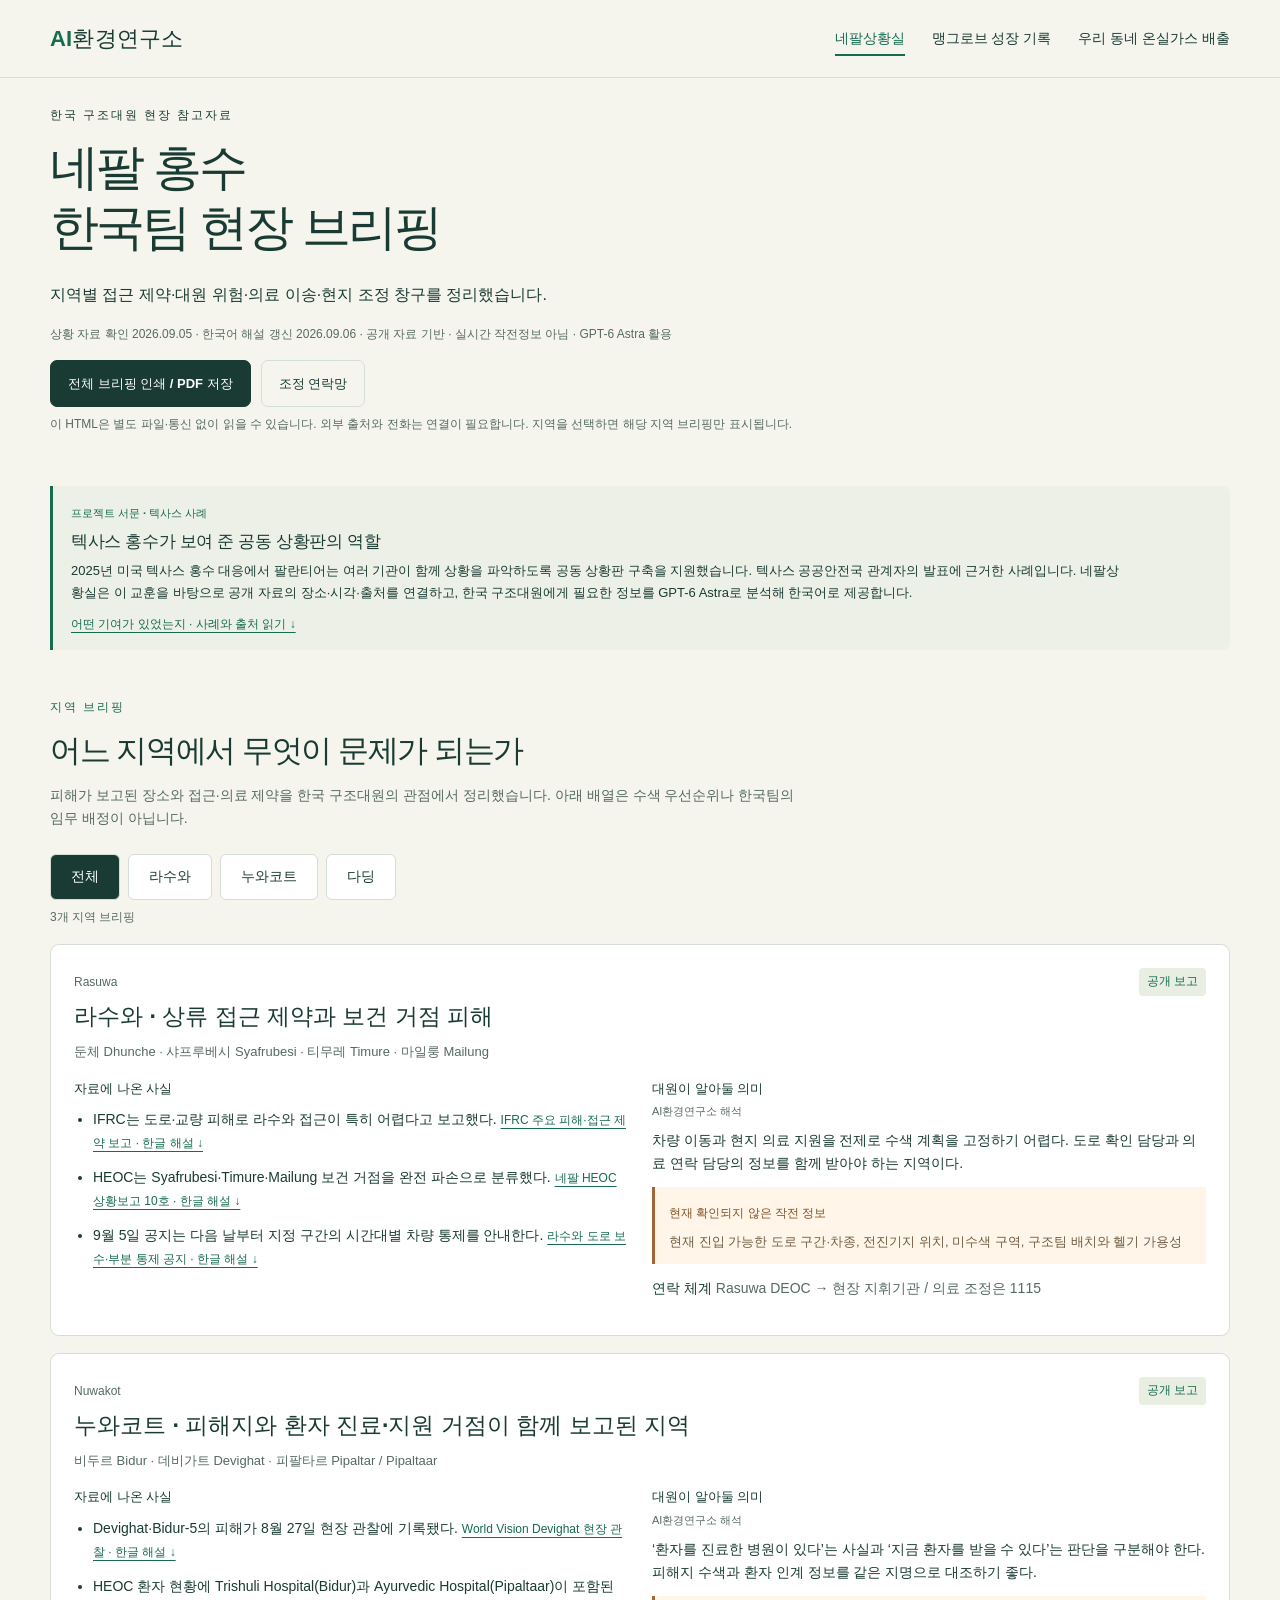
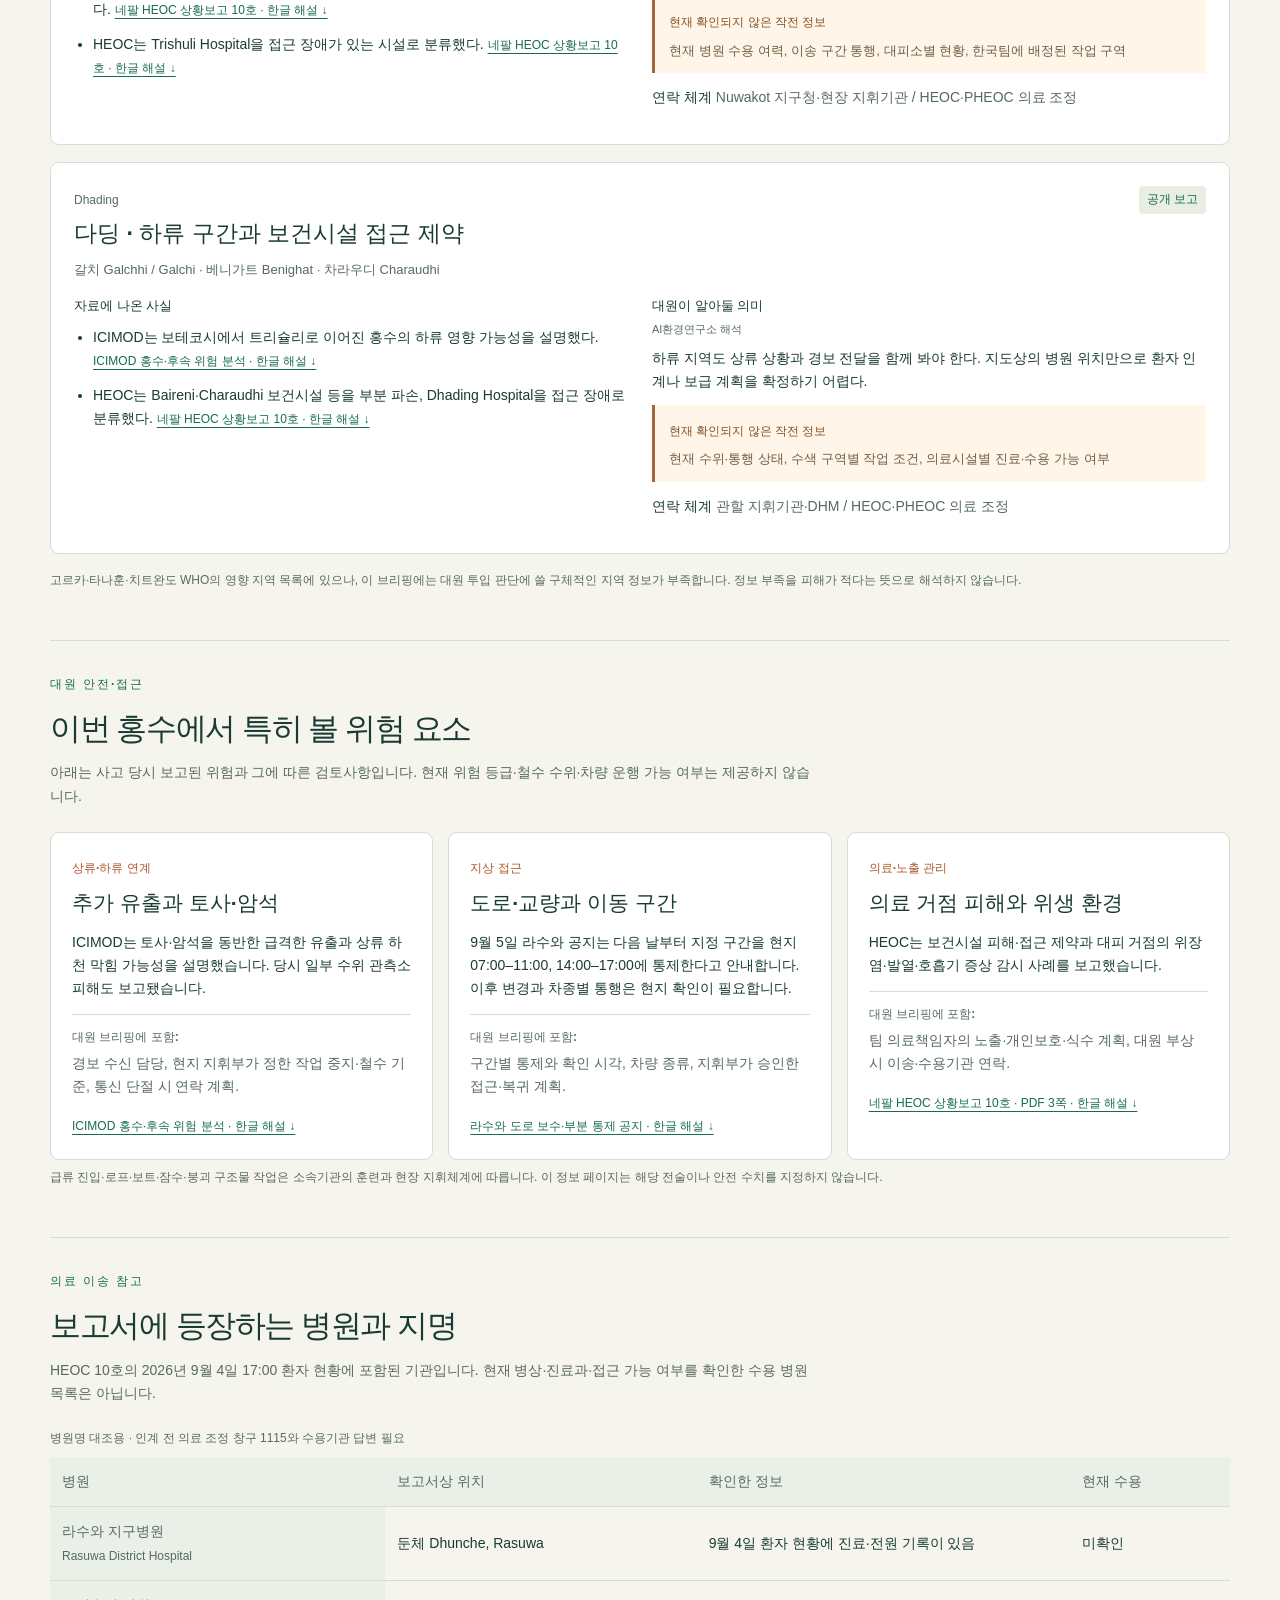
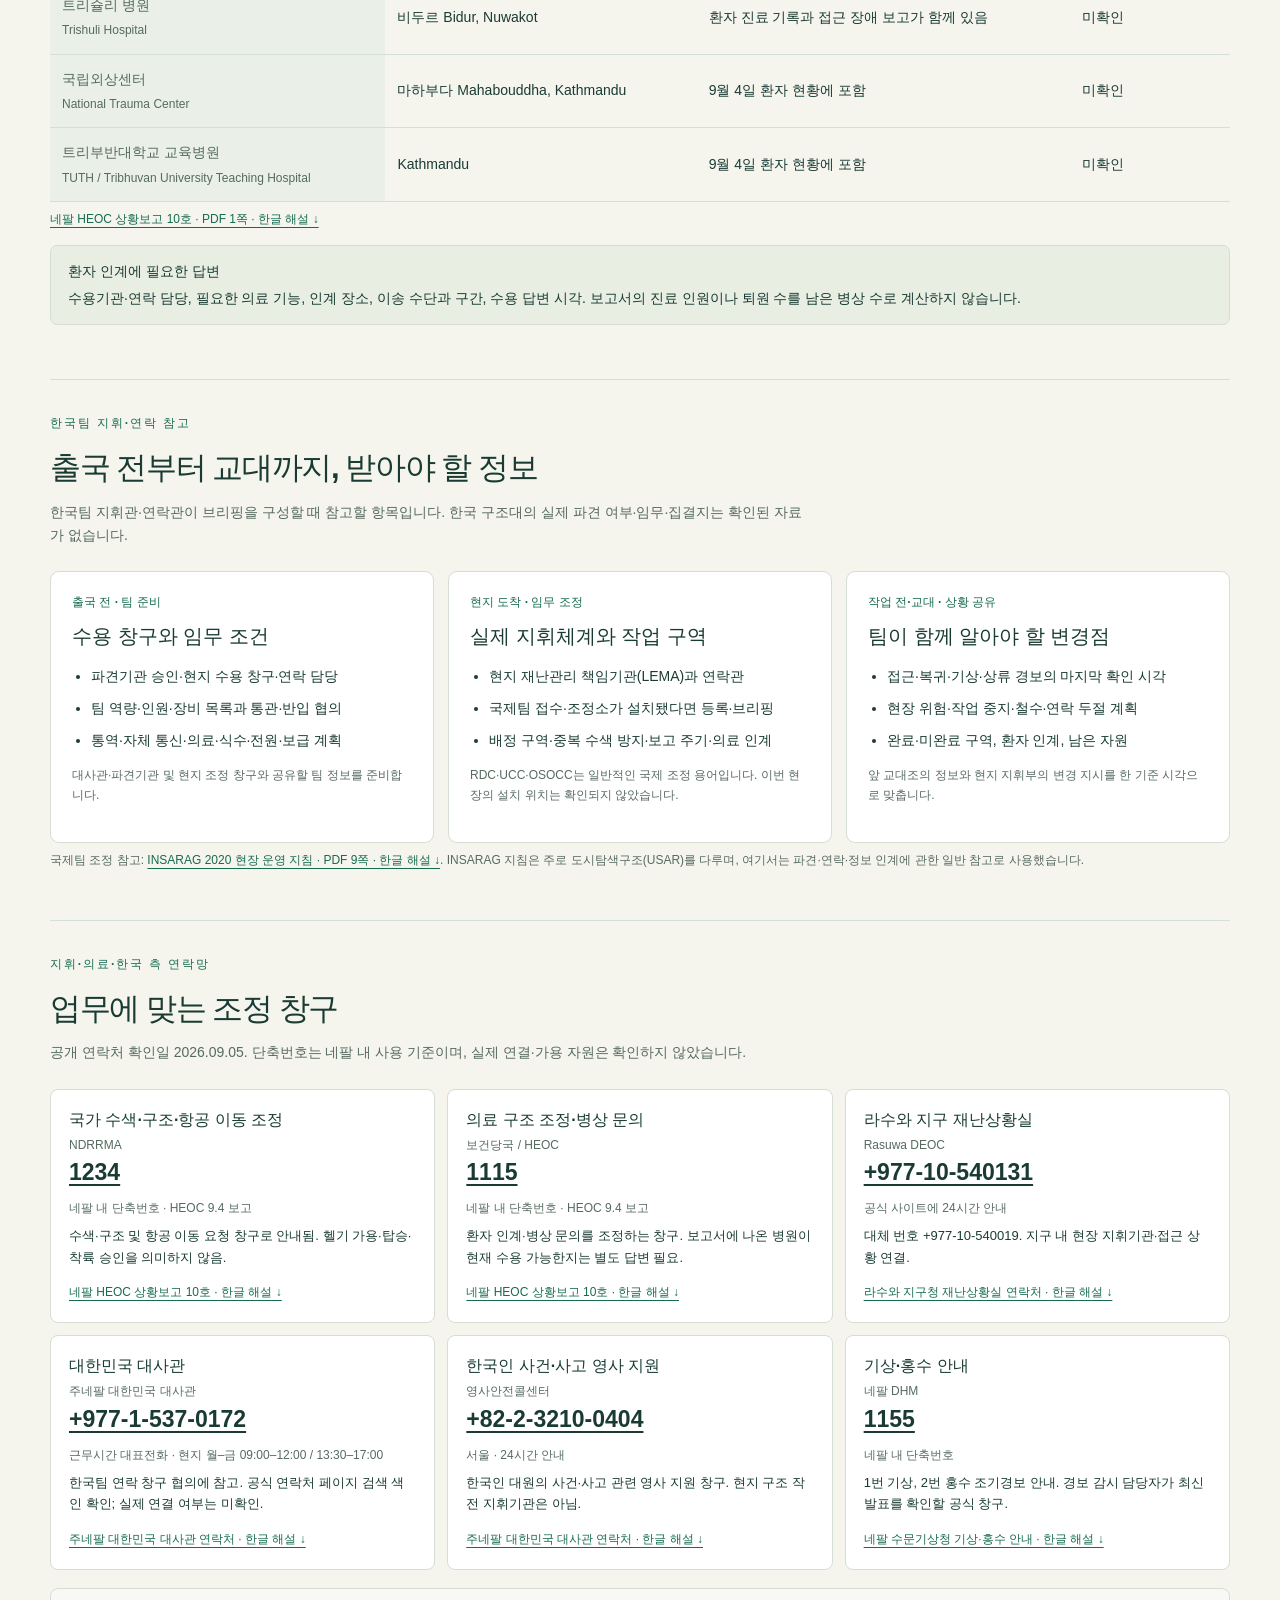
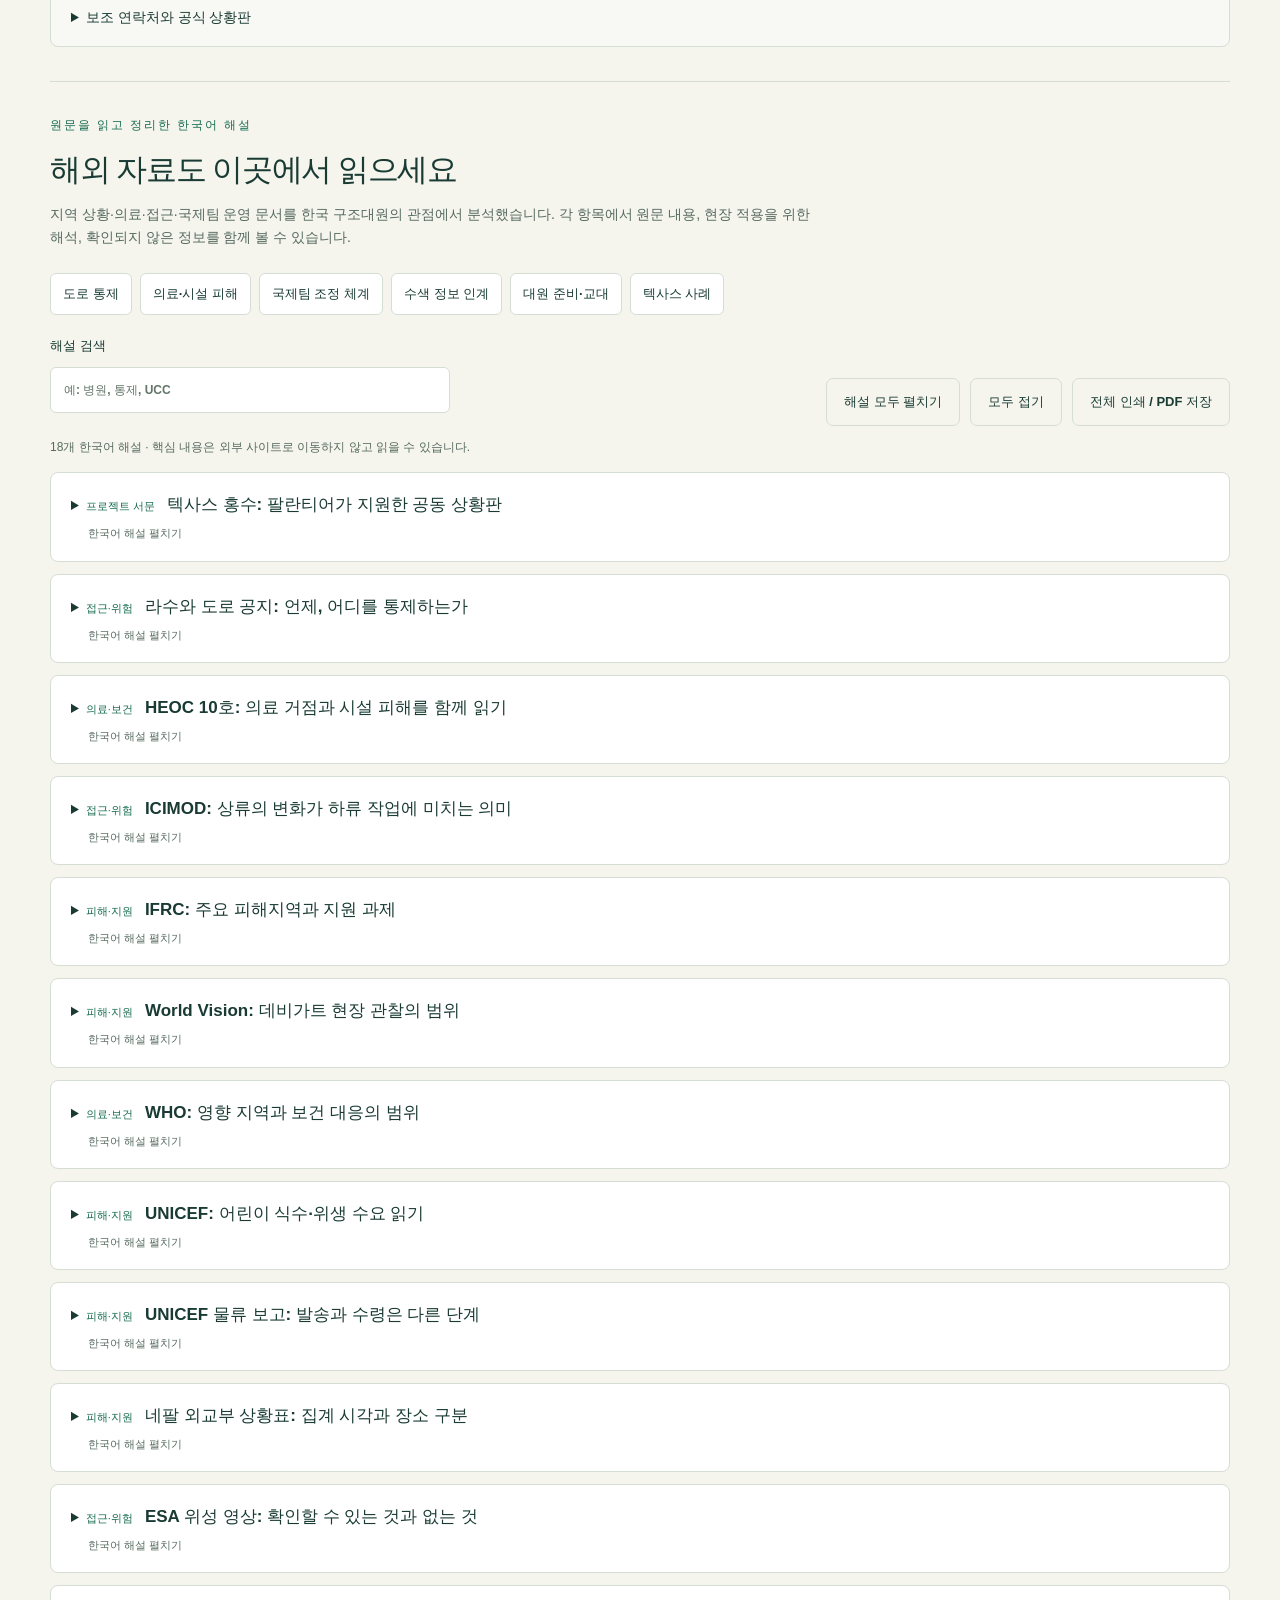
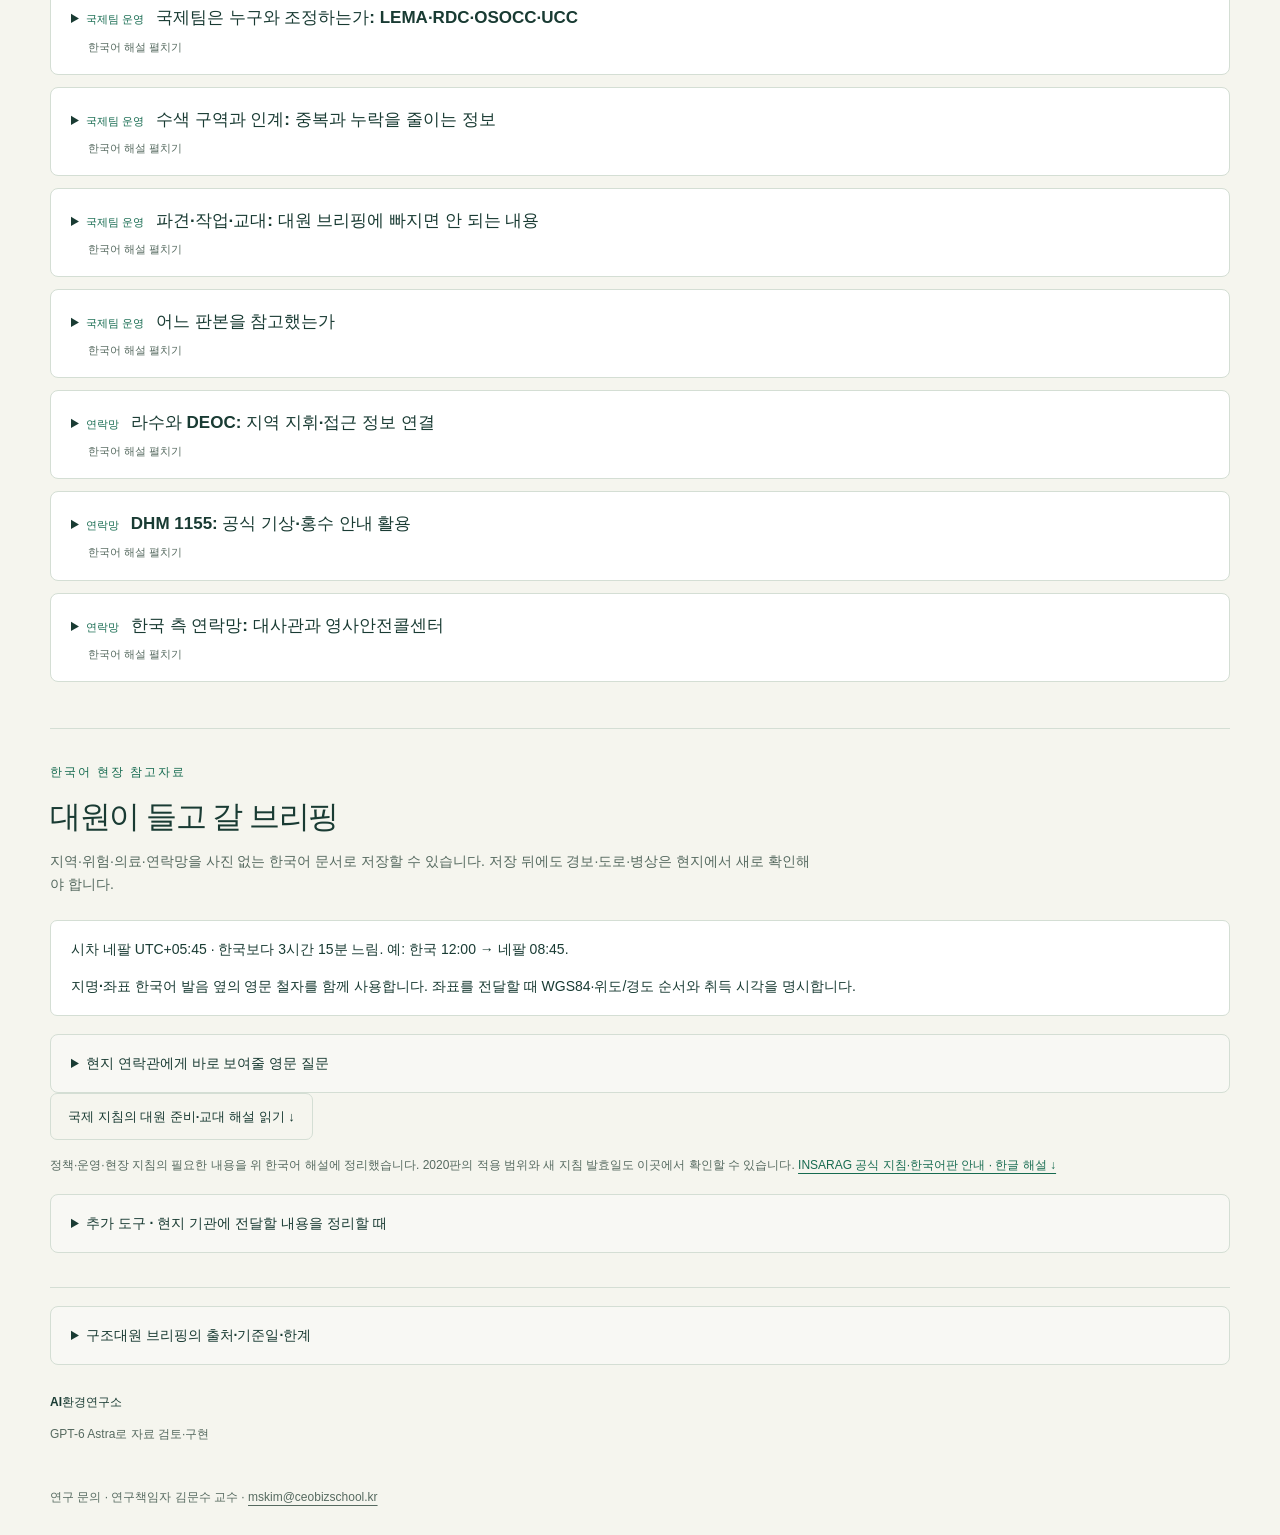
<file: greenproof/web/nepal/field/index.html>
<!doctype html><html lang="ko"><head><meta charset="utf-8"><meta name="viewport" content="width=device-width, initial-scale=1"><title>한국 구조대원 현장 브리핑 · 네팔 | AI환경연구소</title><meta name="description" content="한국 구조대원을 위한 네팔 홍수 지역별 위험·접근·의료·현지 연락망. 공개 자료 확인 2026-09-05."><link rel="canonical" href="https://greenfund.ai.kr/nepal/field/"><style>:root{--paper:#f5f5ee;--card:#fff;--ink:#193b33;--muted:#566a60;--line:#d4ded4;--green:#166b50;--mint:#bfeeae;--amber:#ab5726;--amber-bg:#fcf0df;--blue:#4c7194;font-family:Inter,-apple-system,BlinkMacSystemFont,"Segoe UI","Malgun Gothic","Apple SD Gothic Neo",sans-serif;color:var(--ink);background:var(--paper);font-synthesis:none}
*{box-sizing:border-box}body{margin:0;line-height:1.65}html{scroll-behavior:smooth;scroll-padding-top:120px}a{color:inherit;text-underline-offset:4px}button,input,select{font:inherit}button,a,input,select,summary{-webkit-tap-highlight-color:transparent}button:focus-visible,a:focus-visible,input:focus-visible,select:focus-visible,summary:focus-visible{outline:3px solid #d88740;outline-offset:4px}button{cursor:pointer}h1,h2,h3,p{margin-top:0}h2{font-size:clamp(23px,2.8vw,31px);line-height:1.45;letter-spacing:-.045em;margin-bottom:10px}h3{font-size:18px;line-height:1.5;margin-bottom:10px}.skip{position:absolute;top:-100px;background:var(--ink);color:white;padding:12px;z-index:100}.skip:focus{top:0}.site-header{background:var(--paper);border-bottom:1px solid var(--line);position:sticky;top:0;z-index:10}.header-inner{max-width:1240px;margin:auto;padding:21px 30px;display:flex;align-items:center;justify-content:space-between;gap:20px}.brand{font-size:22px;font-weight:850;letter-spacing:.07em;text-decoration:none;line-height:1.25}.brand span{color:var(--green)}.brand small{display:block;font-weight:550;font-size:12px;letter-spacing:0;margin-top:7px}nav{display:flex;gap:27px;align-items:center;font-size:14px;font-weight:650}nav a{text-decoration:none}nav a[aria-current]{color:var(--green);border-bottom:2px solid var(--green)}main{max-width:1240px;padding:0 30px;margin:auto}.hero{padding:34px 0 28px}.eyebrow,.section-no{font-size:12px;font-weight:750;letter-spacing:.16em}.eyebrow{display:flex;align-items:center;gap:9px}.dot{width:8px;height:8px;border-radius:50%;background:var(--green)}.hero-grid{display:grid;grid-template-columns:1fr 310px;gap:45px;align-items:center;margin-top:24px}.overline{font-size:13px;color:var(--muted);margin-bottom:18px}h1{font-size:clamp(32px,4vw,49px);line-height:1.22;letter-spacing:-.06em;font-weight:760;margin:0 0 25px}h1 em{font-style:normal;color:var(--green)}.intro{max-width:600px;font-size:17px;color:var(--muted);word-break:keep-all}.intro strong{color:var(--ink);font-weight:600}.actions{display:flex;gap:10px;flex-wrap:wrap;align-items:center}.button{display:inline-flex;align-items:center;justify-content:center;gap:22px;padding:12px 17px;min-height:44px;border:1px solid var(--line);background:transparent;color:var(--ink);border-radius:7px;font-size:13px;font-weight:650;text-decoration:none}.button:hover{background:#e6ece3}.button.primary{background:var(--ink);color:#fff;border-color:var(--ink)}.button.primary:hover{background:var(--green)}.research-card{padding:29px;border:1px solid var(--line);border-radius:12px;background:#e8eee2}.research-card>strong{font-size:35px;letter-spacing:-.06em;display:block;margin:16px 0 5px}.research-card>p{font-size:14px;color:var(--muted)}.research-card small{font-size:12px;color:var(--muted);display:block}.snapshot-line{display:flex;gap:25px;flex-wrap:wrap;justify-content:space-between;border-block:1px solid var(--line);padding:14px 0;font-size:12px;color:var(--muted)}.snapshot-line b{margin-left:7px;color:var(--ink);font-weight:550}.section{padding:34px 0;border-bottom:1px solid var(--line)}.section-head{display:flex;justify-content:space-between;align-items:flex-start;gap:25px;margin-bottom:24px}.section-no{display:block;color:var(--green);margin-bottom:12px}.section-head p{font-size:14px;color:var(--muted);margin-bottom:0;max-width:760px}.metrics{display:grid;grid-template-columns:repeat(3,1fr);gap:15px}.metric{background:var(--card);border:1px solid var(--line);border-radius:10px;padding:22px}.metric .label{font-size:13px;color:var(--muted);min-height:40px}.metric .number{font-size:38px;line-height:1.3;font-weight:720;letter-spacing:-.04em;font-variant-numeric:tabular-nums;margin:8px 0}.metric .number small{font-size:14px;letter-spacing:0;font-weight:550}.metric .source{font-size:12px;color:var(--muted)}.caption,.hint,.privacy{font-size:12px;color:var(--muted);margin:12px 0 0}.notice{padding:19px 22px;border-left:3px solid var(--amber);background:var(--amber-bg);margin-top:24px;border-radius:0 8px 8px 0}.notice b{color:#854019}.notice p{margin:5px 0 0;font-size:14px;color:#79513a}.text-link{font-size:12px;white-space:nowrap;color:var(--green);padding-top:30px}.regions{display:grid;grid-template-columns:repeat(3,minmax(0,1fr));gap:15px}.region-card{background:var(--card);border:1px solid var(--line);border-radius:10px;padding:23px;display:flex;flex-direction:column}.region-top{display:flex;justify-content:space-between;align-items:flex-start;gap:10px}.region-top h3{font-size:22px;margin-bottom:0}.region-top small{color:var(--muted);font-size:12px}.pending{font-size:14px;white-space:nowrap;color:var(--amber);background:var(--amber-bg);padding:4px 7px;border-radius:4px}.region-card ul{padding-left:17px;font-size:14px;color:var(--muted);margin:16px 0;flex:1}.region-card li+li{margin-top:8px}.source-ref{font-size:12px;white-space:nowrap;color:var(--green);margin-left:4px}.field-task{padding-top:14px;border-top:1px solid var(--line);font-size:14px}.field-task b{font-size:12px;letter-spacing:.08em;color:var(--green);display:block;margin-bottom:5px}.region-card .access{font-size:12px;color:var(--muted);margin:10px 0}.region-card button{text-align:left;background:transparent;border:0;padding:6px 0;font-size:12px;font-weight:650;color:var(--green)}details{border:1px solid var(--line);border-radius:8px;padding:17px 20px;margin-top:18px;font-size:14px;background:#ffffff50}summary{cursor:pointer;font-weight:650}details p,details ul{color:var(--muted);margin-bottom:0}details li{margin-bottom:9px}#coverage-total{float:right;font-size:12px;color:var(--amber)}.table-wrap{overflow-x:auto;margin-top:15px}table{width:100%;border-collapse:collapse;font-size:14px;text-align:left;white-space:nowrap}caption{text-align:left;font-size:12px;color:var(--muted);padding:0 0 8px}th{font-weight:550;color:var(--muted);background:#eaf0e7}th,td{padding:13px 12px;border-bottom:1px solid var(--line);font-variant-numeric:tabular-nums}td.missing{color:var(--amber)}.factors{display:grid;grid-template-columns:repeat(3,1fr);gap:15px}.factors article{border:1px solid var(--line);border-radius:10px;padding:24px;background:var(--card)}.factor-index{display:inline-grid;place-items:center;width:31px;height:31px;background:var(--green);color:white;border-radius:50%;font-size:14px;font-weight:700;margin-bottom:17px}.factors article:nth-child(2) .factor-index{background:var(--amber)}.factors article:nth-child(3) .factor-index{background:var(--blue)}.factors p{font-size:14px;color:var(--muted);margin-bottom:0}.factors .formula{font-size:13px;color:var(--ink);margin-bottom:15px}.equation{padding:24px;text-align:center;background:#e7eee2;border-radius:8px;margin-top:15px}.equation b{font-size:16px}.equation span{font-size:12px;display:block;color:var(--muted);margin-top:6px}.version,.scenario-tag{font-size:12px;border:1px solid var(--line);border-radius:5px;padding:7px 10px;white-space:nowrap}.scenario-tag{color:var(--amber);border-color:#ddc19e;background:var(--amber-bg)}.simulator .privacy{margin-bottom:24px}.sim-grid{display:grid;grid-template-columns:1.35fr 1fr;gap:30px}form{min-width:0}fieldset{border:1px solid var(--line);border-radius:10px;padding:20px;margin:0 0 18px}legend{font-size:13px;font-weight:650;padding:0 8px}label{display:block;font-size:14px;font-weight:600;margin-bottom:13px}input,select{display:block;width:100%;margin-top:6px;padding:11px 10px;border:1px solid #bdcbbd;border-radius:5px;background:var(--card);color:var(--ink);font-size:13px;min-width:0}input::placeholder{color:#647569;font-size:12px}input[type=range]{padding:0;accent-color:var(--green)}.input-pair,.input-fields{display:grid;grid-template-columns:1fr 1fr;gap:0 16px}.weights-panel{background:#eaf0e5;border:1px solid var(--line);border-radius:10px;padding:27px;align-self:start}.weights-panel>p{font-size:13px;color:var(--muted)}.weight-row{margin-top:20px}.weight-row span{float:right;font-variant-numeric:tabular-nums}.weight-row label{margin-bottom:0}.mini-steps{border-top:1px solid #cbd9c3;margin-top:23px;padding-top:20px;font-size:12px}.mini-steps ol{padding-left:18px;color:var(--muted);margin-bottom:0}.mini-steps li+li{margin-top:5px}#form-message,#weight-message{font-size:12px;color:#8e3b1c;min-height:20px}.result-head{display:flex;justify-content:space-between;align-items:center;gap:15px;margin-top:35px}.result-head h3{margin:0}#result-status{font-size:13px;color:var(--muted);margin-top:14px}.result-chart{display:grid;gap:16px;margin:20px 0}.chart-row{display:grid;grid-template-columns:80px 1fr 64px;gap:13px;align-items:center;font-size:12px}.chart-track{display:flex;background:#e4e9e0;height:25px;border-radius:3px;overflow:hidden}.chart-segment{height:100%;background:var(--green)}.chart-segment:nth-child(2){background:var(--amber)}.chart-segment:nth-child(3){background:var(--blue)}.chart-value{text-align:right;font-variant-numeric:tabular-nums}.chart-legend{display:flex;gap:18px;flex-wrap:wrap;font-size:12px;color:var(--muted)}.chart-legend i{display:inline-block;width:9px;height:9px;background:var(--green);margin-right:5px}.chart-legend span:nth-child(2) i{background:var(--amber)}.chart-legend span:nth-child(3) i{background:var(--blue)}.source-list{display:grid;grid-template-columns:1fr 1fr;gap:0 35px}.source-item{border-top:1px solid var(--line);padding:20px 0}.source-item .source-meta{font-size:12px;color:var(--muted)}.source-item h3{font-size:14px;margin:5px 0}.source-item p{font-size:12px;color:var(--muted);margin:0}.error{margin:25px 0}footer{max-width:1240px;margin:auto;padding:45px 30px 55px;display:flex;justify-content:space-between;gap:30px;font-size:12px}footer p{color:var(--muted);margin:12px 0}.error[hidden]{display:none}
@media(max-width:950px){.hero-grid{grid-template-columns:1fr 280px;gap:30px}.regions{grid-template-columns:repeat(2,1fr)}.metrics .number{font-size:30px}.header-inner{gap:15px}nav{gap:15px}.factors{gap:10px}.factors article{padding:20px}.sim-grid{gap:20px}.section-head{flex-wrap:wrap}.text-link{padding-top:0}}
@media(max-width:700px){main{padding:0 20px}.header-inner{padding:17px 20px;flex-wrap:wrap}.brand{font-size:19px}nav{width:100%;justify-content:space-between;font-size:12px}.hero{padding-top:34px}.hero-grid{grid-template-columns:1fr;gap:28px}.research-card{padding:21px}.research-card>strong{font-size:29px;margin:12px 0 6px}.research-card>p{margin:0;font-size:12px}.research-card>small{margin-top:14px}.snapshot-line{gap:5px 15px;font-size:12px}.section{padding:34px 0}.metrics{grid-template-columns:1fr;gap:10px}.metric{display:grid;grid-template-columns:1fr 1fr;gap:3px 15px;padding:17px 20px}.metric .number{grid-column:2;grid-row:1/3;text-align:right;align-self:center;margin:0;font-size:29px}.metric .label{min-height:0;font-size:12px}.metric .source{font-size:12px}.regions,.factors,.sim-grid,.source-list{grid-template-columns:1fr}.region-card{padding:20px}.region-top h3{font-size:20px}.factors article{padding:20px}.factor-index{float:left;margin:0 15px 25px 0}.factors p{margin-left:46px}.factors h3{font-size:16px}.equation{padding:18px 12px}.equation b{font-size:13px}.result-head{align-items:flex-start;flex-direction:column}.button{font-size:12px;padding:10px 14px}.weights-panel{padding:20px}.input-pair,.input-fields{grid-template-columns:1fr}.coverage{padding:15px}#coverage-total{float:none;display:block;margin-top:4px}.hero .intro{font-size:15px}footer{padding:35px 20px;flex-direction:column;gap:20px}.chart-row{grid-template-columns:57px 1fr 50px;gap:8px;font-size:12px}}
@media(prefers-reduced-motion:reduce){html{scroll-behavior:auto}}
@media print{.site-header{position:static}nav,.actions,#scenario-form,.weights-panel,.skip{display:none}.hero{padding-top:20px}body{font-size:12px}.section{padding:20px 0}.region-card,.factors article,.research-card{break-inside:avoid}main,footer{max-width:none}.sim-grid{display:none}a{text-decoration:none}.source-list{display:block}.table-wrap{overflow:visible}table{white-space:normal}.notice,.research-card,.chart-track{-webkit-print-color-adjust:exact;print-color-adjust:exact}}

button:disabled{opacity:.5;cursor:default}input[readonly]{background:#e8eee3;color:#435b4c}

footer{flex-wrap:wrap}.research-contact{display:block;flex-basis:100%;font-size:12px;font-weight:400;color:var(--muted);line-height:1.7}

.rescue-quick{display:flex;align-items:center;justify-content:space-between;gap:12px;padding:14px 17px;margin:15px 0;border:1px solid #a14930;border-left:5px solid #a14930;border-radius:7px;background:#fff9f3}.rescue-quick strong{font-size:16px;display:block;color:#823c27}.rescue-quick p{margin:3px 0 0;font-size:12px;color:#675a50}.rescue-quick .actions{flex-shrink:0}.rescue-jumps{display:flex;gap:6px 18px;flex-wrap:wrap;padding:0 0 15px;font-size:13px}.rescue-jumps a{min-height:36px;display:inline-flex;align-items:center}.response-intro .focus-strip{margin-top:9px}.decision-note{padding:14px 17px;border:1px solid var(--line);border-radius:7px;background:#e8eee2;font-size:14px;margin:0 0 20px}.decision-note p{margin:4px 0 0}.strategy-grid{display:grid;grid-template-columns:repeat(3,minmax(0,1fr));gap:14px}.strategy-card{padding:21px;border:1px solid var(--line);border-radius:9px;background:#fff;min-width:0}.strategy-step{font-size:12px;font-weight:700;color:var(--green);display:block;margin-bottom:8px}.strategy-card h3{font-size:20px}.strategy-card ol{padding-left:20px;margin:12px 0;font-size:14px}.strategy-card li+li{margin-top:9px}.strategy-card dl{border-top:1px solid var(--line);padding-top:12px;font-size:12px;margin:0}.strategy-card dt{font-weight:700;margin-top:8px}.strategy-card dd{margin:2px 0 0;color:var(--muted)}.strategy-card .button{margin-top:17px;width:100%}.region-action-table td{white-space:normal;min-width:180px;vertical-align:top}.region-action-table th:first-child{min-width:100px}.region-action-table small{display:block;margin-top:8px;color:var(--muted)}.field-callout{display:flex;justify-content:space-between;align-items:center;gap:20px;background:var(--ink);color:white;border-radius:9px;padding:22px;margin:20px 0}.field-callout h3{margin-bottom:4px}.field-callout p{font-size:13px;margin:0}.field-callout a{color:white;border-color:#ffffff80;white-space:nowrap}.field-callout a:hover{background:#ffffff15}.contact-grid{display:grid;grid-template-columns:repeat(3,minmax(0,1fr));gap:12px}.contact-card{border:1px solid var(--line);border-radius:8px;padding:18px;background:white;min-width:0}.contact-card h3{font-size:16px;margin-bottom:4px}.contact-card .contact-number{font-size:26px;display:inline-flex;font-variant-numeric:tabular-nums;font-weight:700;line-height:1.5;min-height:44px}.contact-card p{font-size:13px;margin:6px 0 10px}.contact-card small{font-size:12px;display:block;color:var(--muted)}.contact-card .alternate{font-size:14px;display:block;margin-bottom:7px;min-height:30px}.official-updates{padding:15px 18px;background:#fcf0df;border-radius:7px;font-size:13px;margin:16px 0}.official-updates p{margin:6px 0 0}.official-updates a{font-weight:600}.field-note{font-size:12px;color:var(--muted);margin:8px 0 15px}.field-tool-head h3{font-size:22px;margin-bottom:6px}.field-tool-head p{font-size:14px}.handoff-form{padding:24px;border:1px solid var(--line);border-radius:9px;background:#fff}.handoff-form fieldset{min-width:0;border:0;padding:0;margin:20px 0}.handoff-form legend{font-size:16px;font-weight:700;margin-bottom:13px}.handoff-form label{display:block;font-size:13px;font-weight:550;margin:11px 0}.handoff-form input:not([type=checkbox]),.handoff-form select,.handoff-form textarea,.handoff-output textarea{box-sizing:border-box;display:block;width:100%;max-width:100%;font:inherit;color:var(--ink);background:var(--paper);border:1px solid var(--line);border-radius:6px;padding:10px 12px;min-height:44px;margin-top:5px}.handoff-form textarea{resize:vertical;line-height:1.6}.handoff-form input:focus-visible,.handoff-form select:focus-visible,.handoff-form textarea:focus-visible,.handoff-output textarea:focus-visible{outline:3px solid #d88740;outline-offset:2px}.field-pair{display:grid;grid-template-columns:repeat(2,minmax(0,1fr));gap:15px}.field-small{border:0;padding:6px 0;background:none;font-size:12px;text-decoration:underline;color:var(--green);min-height:35px}.handoff-form .support-choices{display:flex;flex-wrap:wrap;gap:6px 18px;margin-top:18px}.support-choices legend{font-size:13px;margin-bottom:8px}.support-choices label{display:flex;align-items:center;gap:8px;margin:0;min-height:38px}.support-choices input{width:18px;height:18px;accent-color:var(--green)}.handoff-form .verification-row{padding-top:12px;border-top:1px solid var(--line);margin-bottom:18px}.field-actions{margin-top:23px}.handoff-output{border:2px solid var(--green);border-radius:9px;padding:24px;background:#f0f6ec;margin-top:22px;scroll-margin-top:140px}.handoff-output textarea{font:13px/1.7 ui-monospace,Consolas,monospace;margin-top:18px;resize:vertical;background:#fff}.handoff-output [data-validation-note]{font-size:13px;color:#823c27}.handoff-output .actions{gap:8px}.print-draft{display:none}.rescue-section [hidden],[data-field-tool] [hidden]{display:none!important}.rescue-section{scroll-margin-top:140px}.field-page{max-width:970px}.field-page .response-intro h1{font-size:32px}.field-page .site-header{position:static}.field-page .contact-grid{grid-template-columns:repeat(2,minmax(0,1fr))}.field-page .field-callout{margin-top:0}.field-page footer{padding-inline:0}.field-page .offline-note{padding:15px;border:1px solid var(--line);border-radius:7px;font-size:13px;margin:20px 0}.field-page .offline-note a{font-weight:650}.field-page .research-contact{font-size:12px;font-weight:400;color:var(--muted)}
.site-header nav{flex-wrap:wrap;gap:12px 18px}.site-header nav a{white-space:nowrap}.field-page .response-intro{padding:26px 0 16px}
@media(max-width:900px){.strategy-grid{grid-template-columns:1fr}.contact-grid{grid-template-columns:repeat(2,minmax(0,1fr))}.strategy-card{padding:18px}.rescue-quick{align-items:flex-start;flex-wrap:wrap}.field-callout{align-items:flex-start;flex-wrap:wrap}.region-action-table td{min-width:180px}}
@media(max-width:600px){.rescue-quick{padding:13px}.rescue-quick .actions{width:100%;gap:7px}.rescue-quick .button{flex:1}.rescue-jumps{gap:2px 15px;font-size:12px}.contact-grid,.field-page .contact-grid{grid-template-columns:1fr}.contact-card{padding:15px}.field-pair{grid-template-columns:1fr;gap:0}.handoff-form,.handoff-output{padding:16px}.handoff-form details{padding:14px}.field-callout{padding:18px}.field-page .response-intro h1{font-size:27px}}
@media print{.rescue-quick,.rescue-jumps,.field-callout,.handoff-form,.handoff-output textarea,.offline-note{display:none}.print-draft{display:block;white-space:pre-wrap;overflow-wrap:anywhere;font:11px/1.55 sans-serif}.handoff-output{border:0;padding:0;background:none}.contact-grid,.field-page .contact-grid{grid-template-columns:repeat(2,minmax(0,1fr))}.contact-card,.strategy-card{break-inside:avoid}.site-header{position:static}.print-handoff>*{display:none!important}.print-handoff main{display:block!important;padding:0}.print-handoff main>*{display:none!important}.print-handoff main>#field-support{display:block!important;border:0;padding:0}.print-handoff #field-support>*{display:none!important}.print-handoff #field-support>[data-field-tool]{display:block!important}.print-handoff .handoff-output{display:block!important}.print-handoff .handoff-output>*:not(.print-draft){display:none!important}.print-handoff .print-draft{display:block!important}.print-handoff [hidden]{display:none!important}}

.responder-intro{padding-bottom:10px}.responder-intro h1{font-size:clamp(28px,3.3vw,40px)}.briefing-bar{display:flex;justify-content:space-between;gap:15px;align-items:center;border:1px solid #b7cbbb;border-left:4px solid var(--green);border-radius:7px;background:#e9efe4;padding:13px 17px;margin:8px 0 14px;font-size:14px}.briefing-bar strong{display:block;margin-bottom:3px}.briefing-bar small{font-size:12px;color:var(--muted)}.briefing-bar .actions{flex-shrink:0}.responder-urgent h3{font-size:17px}.responder-urgent .urgent-region small{font-size:12px}.responder-urgent .urgent-region p{margin-bottom:7px}.brief-filters{display:flex;gap:8px;flex-wrap:wrap}.brief-filters button{padding:10px 20px;min-height:44px;border:1px solid var(--line);border-radius:6px;background:white;color:var(--ink);font-size:14px}.brief-filters button[aria-pressed=true]{background:var(--ink);color:white}.responder-region{background:white;border:1px solid var(--line);border-radius:9px;padding:23px;margin:17px 0;scroll-margin-top:130px}.responder-region[hidden]{display:none!important}.responder-region-title{display:flex;justify-content:space-between;gap:15px;align-items:flex-start}.responder-region-title h3{font-size:23px;line-height:1.45;margin:5px 0 8px}.responder-region-title>div>span{font-size:12px;color:var(--muted)}.brief-status{font-size:12px;white-space:nowrap;background:#e8eee2;padding:4px 8px;border-radius:4px;color:var(--green)}.place-names{font-size:13px;color:var(--muted);margin-bottom:15px}.region-brief-grid{display:grid;grid-template-columns:1fr 1fr;gap:24px}.region-brief-grid h4{font-size:13px;margin:0 0 9px}.region-brief-grid h4 small{font-size:11px;font-weight:400;color:var(--muted);display:block;margin-top:3px}.region-brief-grid ul{padding-left:19px;margin:0}.region-brief-grid li{margin-bottom:12px;font-size:14px}.region-brief-grid p{font-size:14px;margin-bottom:12px}.brief-source{font-size:12px;color:var(--green);display:inline;overflow-wrap:anywhere}.brief-unknown{padding:12px 14px;background:#fff5e8;border-left:3px solid #a46537}.brief-unknown b{font-size:12px;color:#855123}.brief-unknown p{margin:5px 0 0;color:#725d45;font-size:13px}.brief-contact{margin-top:13px;color:var(--muted)}.brief-contact b{color:var(--ink)}.risk-grid{display:grid;grid-template-columns:repeat(3,minmax(0,1fr));gap:15px}.risk-grid article{background:white;border:1px solid var(--line);border-radius:9px;padding:21px}.risk-grid article>span{font-size:12px;color:var(--amber);font-weight:600}.risk-grid h3{font-size:21px;margin:7px 0 12px}.risk-grid p{font-size:14px}.risk-meaning{border-top:1px solid var(--line);padding-top:13px;color:var(--muted)}.risk-meaning b{display:block;font-size:12px;margin-bottom:4px}.medical-brief-table td,.medical-brief-table th{white-space:normal;min-width:130px}.medical-brief-table th:first-child{min-width:215px}.medical-brief-table small{display:block;font-size:12px;font-weight:400;color:var(--muted);margin-top:4px}.responder-contacts .contact-number{font-size:23px;overflow-wrap:anywhere}.brief-basics{font-size:14px;padding:17px 20px;border:1px solid var(--line);border-radius:7px;background:white}.brief-basics p:last-child{margin-bottom:0}.briefing-sources li{margin-bottom:15px}.briefing-sources li p{font-size:12px;margin:4px 0 0}.responder-offline .site-header{position:static}.responder-offline .response-intro{padding:28px 0 18px}.responder-offline footer{padding:28px 30px}.strategy-card ul{padding-left:19px;font-size:14px}.responder-offline .research-contact{font-size:12px;font-weight:400}.responder-offline .field-callout{display:none}
@media(max-width:900px){.risk-grid{grid-template-columns:1fr}.region-brief-grid{grid-template-columns:1fr}.briefing-bar{flex-wrap:wrap}.responder-region{padding:18px}.responder-region-title h3{font-size:21px}}
.project-preface{background:#edf0e7;border-left:3px solid var(--green);padding:13px 18px;margin:18px 0 14px;border-radius:0 7px 7px 0}.project-preface>span{font-size:11px;color:var(--green);font-weight:700}.project-preface h2{font-size:17px;line-height:1.5;margin:4px 0 5px;letter-spacing:-.02em}.project-preface p{font-size:13px!important;line-height:1.75;margin:0 0 5px;max-width:1050px}.analysis-jumps{display:flex;flex-wrap:wrap;gap:8px;margin:16px 0}.analysis-jumps a{border:1px solid var(--line);padding:9px 12px;border-radius:6px;font-size:13px;background:white}.analysis-tools{display:flex;gap:20px;justify-content:space-between;align-items:end;margin:20px 0 12px;flex-wrap:wrap}.analysis-tools label{display:grid;gap:5px;font-size:13px;min-width:240px;flex:1;max-width:400px}.analysis-tools input{width:100%;min-height:44px;padding:11px 13px;border:1px solid var(--line);border-radius:6px;font:inherit;color:var(--ink);background:white}.source-library .source-analysis{padding:0;border:1px solid var(--line);border-radius:8px;background:white;margin:12px 0;scroll-margin-top:110px}.source-analysis[hidden]{display:none!important}.source-analysis>summary{padding:18px 20px;cursor:pointer;color:var(--ink)}.source-analysis>summary>span{font-size:11px;font-weight:500;color:var(--green);margin-right:12px}.source-analysis>summary strong{font-size:17px;font-weight:650}.source-analysis>summary>small{display:block;font-size:11px;color:var(--muted);font-weight:400;margin:5px 0 0 17px}.source-analysis[open]>summary{border-bottom:1px solid var(--line)}.source-analysis[open]>summary>small{display:none}.analysis-body{padding:21px 25px;font-size:14px;line-height:1.85}.analysis-body h4{font-size:13px;margin:0 0 9px}.analysis-body ul{margin:0 0 16px;padding-left:20px}.analysis-body li{margin:0 0 10px}.analysis-meaning{padding:15px 17px;background:#edf2e9;border-radius:5px;margin:16px 0}.analysis-meaning h4 small{font-size:11px;font-weight:400;color:var(--muted);margin-left:8px}.analysis-meaning p{margin:0}.analysis-limit{font-size:13px;color:var(--muted)}.analysis-limit b{color:var(--ink)}.analysis-body .analysis-provenance{padding:12px 15px;margin:16px 0;background:#f5f5ef;font-size:12px}.analysis-provenance span{display:block;margin:5px 0}.analysis-provenance a{overflow-wrap:anywhere}.analysis-provenance p{margin-bottom:0}.analysis-top{font-size:12px}.source-analysis:target{border-color:var(--green);box-shadow:0 0 0 2px #17684f20}
@media(max-width:600px){.project-preface{padding:12px 14px}.analysis-tools label{max-width:none;width:100%;min-width:0}.analysis-tools .actions{gap:7px;flex-wrap:wrap}.analysis-tools .button{font-size:12px;padding:9px 11px}.source-analysis>summary{padding:14px}.source-analysis>summary>span{display:block;margin-bottom:3px}.source-analysis>summary strong{font-size:16px}.analysis-body{padding:16px}.analysis-meaning h4 small{display:block;margin-left:0}}
@media print{.analysis-tools,.analysis-jumps,.analysis-top{display:none}.source-library .source-analysis{break-inside:auto;margin:14px 0;box-shadow:none}.analysis-body{font-size:11px;padding:10px}.source-analysis>summary strong{font-size:15px}.source-analysis[hidden]{display:block!important}.project-preface{break-inside:avoid}.analysis-body .analysis-provenance{font-size:10px}.analysis-meaning,.analysis-limit{break-inside:avoid}}
@media(max-width:600px){.briefing-bar{padding:13px}.briefing-bar .actions{width:100%}.briefing-bar .button{flex:1}.brief-filters button{padding:8px 15px}.responder-region-title{flex-wrap:wrap;gap:4px}.responder-region-title h3{font-size:20px}.responder-region{padding:15px}.risk-grid article{padding:18px}}
@media print{.brief-filters,.briefing-bar,.rescue-jumps,[data-brief-filter-status]{display:none}.responder-region[hidden]{display:block!important}.responder-region,.risk-grid article{break-inside:avoid}.region-brief-grid{grid-template-columns:1fr 1fr}.risk-grid{grid-template-columns:1fr}.responder-offline #field-support{display:none}.responder-region-title h3{font-size:18px}.responder-region p,.responder-region li,.risk-grid p{font-size:12px}.responder-contacts{grid-template-columns:1fr 1fr}.briefing-sources{display:none}}

/* Shared dimensions and colors do not inherit individual page themes. */
.gp-site-header{position:sticky;top:0;z-index:30;margin:0;padding:0;border:0;border-bottom:1px solid #d4ded4;background:#f5f5ee;color:#193b33;font:400 14px/1.6 -apple-system,BlinkMacSystemFont,"Segoe UI","Malgun Gothic","Apple SD Gothic Neo",sans-serif;letter-spacing:normal;text-align:left}
.gp-site-header *{box-sizing:border-box}
.gp-header-inner{max-width:1240px;margin:0 auto;padding:21px 30px;display:flex;align-items:center;justify-content:space-between;gap:24px}
.gp-site-header .gp-brand{display:block;flex:0 0 auto;margin:0;padding:0;border:0;color:#193b33;font-size:22px;font-weight:850;letter-spacing:.01em;line-height:1.25;text-decoration:none;opacity:1}
.gp-brand span{color:#166b50}
.gp-site-header .gp-main-nav{display:flex;align-items:center;justify-content:flex-end;flex-wrap:wrap;width:auto;gap:8px 27px;margin:0;padding:0;font-size:14px;font-weight:650;line-height:1.5;letter-spacing:0}
.gp-main-nav a{display:block;white-space:nowrap;margin:0;padding:7px 0 5px;color:#193b33;background:transparent;border:0;border-bottom:2px solid transparent;border-radius:0;font:inherit;line-height:inherit;text-decoration:none}
.gp-main-nav a[aria-current="page"]{color:#166b50;border-bottom-color:#166b50}.gp-main-nav a:hover{color:#166b50}.gp-site-header a:focus-visible{outline:3px solid #d88740;outline-offset:4px}
.gp-page-tools{display:flex;align-items:center;justify-content:space-between;gap:14px;flex-wrap:wrap;padding:18px 0 0}.gp-page-tools label{display:flex;align-items:center;gap:10px;font-size:13px;color:var(--muted)}.gp-page-tools select{padding:8px 12px;border:1px solid var(--line);border-radius:7px;background:var(--bg);color:var(--ink);font:inherit;max-width:65vw;min-height:40px}
.gp-page-tools .lang2{display:flex;margin-left:auto;border:1px solid var(--line);border-radius:999px;overflow:hidden}.gp-page-tools .lang2 button{background:transparent;border:0;color:var(--muted);font:700 12px/1.5 sans-serif;padding:7px 12px;cursor:pointer}.gp-page-tools .lang2 button[aria-pressed=true]{background:var(--green);color:#04150c}
#app{scroll-margin-top:104px}
@media(max-width:900px){.gp-header-inner{flex-wrap:wrap;gap:12px}.gp-site-header .gp-main-nav{justify-content:flex-start;width:100%}#app{scroll-margin-top:145px}}
@media(max-width:700px){.gp-header-inner{padding:17px 20px;gap:10px}.gp-site-header .gp-brand{font-size:19px}.gp-site-header .gp-main-nav{gap:3px 18px;font-size:13px}#app{scroll-margin-top:180px}}
@media print{.gp-site-header{position:static}.gp-main-nav,.gp-page-tools{display:none!important}}
</style></head><body class="responder-offline"><header class="gp-site-header" lang="ko"><div class="gp-header-inner"><a class="gp-brand" href="https://greenfund.ai.kr/"><span>AI</span>환경연구소</a><nav class="gp-main-nav" aria-label="주 메뉴"><a href="https://greenfund.ai.kr/nepal/" aria-current="page">네팔상황실</a><a href="https://greenfund.ai.kr/mangrove/#app">맹그로브 성장 기록</a><a href="https://greenfund.ai.kr/emissions/">우리 동네 온실가스 배출</a></nav></div></header><main id="main"><section class="response-intro"><p class="eyebrow">한국 구조대원 현장 참고자료</p><h1>네팔 홍수<br>한국팀 현장 브리핑</h1><p>지역별 접근 제약·대원 위험·의료 이송·현지 조정 창구를 정리했습니다.</p><p class="field-note">상황 자료 확인 2026.09.05 · 한국어 해설 갱신 2026.09.06 · 공개 자료 기반 · 실시간 작전정보 아님 · GPT-6 Astra 활용</p><div class="actions"><button class="button primary" type="button" data-print-brief>전체 브리핑 인쇄 / PDF 저장</button><a class="button" href="#emergency-contacts">조정 연락망</a></div><p class="field-note">이 HTML은 별도 파일·통신 없이 읽을 수 있습니다. 외부 출처와 전화는 연결이 필요합니다. 지역을 선택하면 해당 지역 브리핑만 표시됩니다.</p></section><aside class="project-preface" id="project-preface" aria-labelledby="preface-title"><span>프로젝트 서문 · 텍사스 사례</span><h2 id="preface-title">텍사스 홍수가 보여 준 공동 상황판의 역할</h2><p>2025년 미국 텍사스 홍수 대응에서 팔란티어는 여러 기관이 함께 상황을 파악하도록 공동 상황판 구축을 지원했습니다. 텍사스 공공안전국 관계자의 발표에 근거한 사례입니다. 네팔상황실은 이 교훈을 바탕으로 공개 자료의 장소·시각·출처를 연결하고, 한국 구조대원에게 필요한 정보를 GPT-6 Astra로 분석해 한국어로 제공합니다.</p><a class="brief-source" data-analysis-link href="#analysis-texas">어떤 기여가 있었는지 · 사례와 출처 읽기 ↓</a></aside>
  <section id="evidence" class="section rescue-section" aria-labelledby="responder-area-title"><span id="regional-actions"></span>
    <div class="section-head"><div><span class="section-no">지역 브리핑</span><h2 id="responder-area-title">어느 지역에서 무엇이 문제가 되는가</h2><p>피해가 보고된 장소와 접근·의료 제약을 한국 구조대원의 관점에서 정리했습니다. 아래 배열은 수색 우선순위나 한국팀의 임무 배정이 아닙니다.</p></div></div>
    <div class="brief-filters" role="group" aria-label="지역 브리핑 선택"><button type="button" data-brief-filter="all" aria-pressed="true">전체</button><button type="button" data-brief-filter="rasuwa" aria-pressed="false">라수와</button><button type="button" data-brief-filter="nuwakot" aria-pressed="false">누와코트</button><button type="button" data-brief-filter="dhading" aria-pressed="false">다딩</button></div><p class="field-note" data-brief-filter-status aria-live="polite">3개 지역 브리핑</p>
    <article class="responder-region" data-brief-region="rasuwa"><div class="responder-region-title"><div><span>Rasuwa</span><h3>라수와 · 상류 접근 제약과 보건 거점 피해</h3></div><span class="brief-status">공개 보고</span></div><p class="place-names">둔체 Dhunche · 샤프루베시 Syafrubesi · 티무레 Timure · 마일룽 Mailung</p><div class="region-brief-grid"><div><h4>자료에 나온 사실</h4><ul><li>IFRC는 도로·교량 피해로 라수와 접근이 특히 어렵다고 보고했다. <a class="brief-source" data-analysis-link href="#analysis-ifrc">IFRC 주요 피해·접근 제약 보고 · 한글 해설 ↓</a></li><li>HEOC는 Syafrubesi·Timure·Mailung 보건 거점을 완전 파손으로 분류했다. <a class="brief-source" data-analysis-link href="#analysis-heoc">네팔 HEOC 상황보고 10호 · 한글 해설 ↓</a></li><li>9월 5일 공지는 다음 날부터 지정 구간의 시간대별 차량 통제를 안내한다. <a class="brief-source" data-analysis-link href="#analysis-roads">라수와 도로 보수·부분 통제 공지 · 한글 해설 ↓</a></li></ul></div><div><h4>대원이 알아둘 의미 <small>AI환경연구소 해석</small></h4><p>차량 이동과 현지 의료 지원을 전제로 수색 계획을 고정하기 어렵다. 도로 확인 담당과 의료 연락 담당의 정보를 함께 받아야 하는 지역이다.</p><div class="brief-unknown"><b>현재 확인되지 않은 작전 정보</b><p>현재 진입 가능한 도로 구간·차종, 전진기지 위치, 미수색 구역, 구조팀 배치와 헬기 가용성</p></div><p class="brief-contact"><b>연락 체계</b> Rasuwa DEOC → 현장 지휘기관 / 의료 조정은 1115</p></div></div></article>
<article class="responder-region" data-brief-region="nuwakot"><div class="responder-region-title"><div><span>Nuwakot</span><h3>누와코트 · 피해지와 환자 진료·지원 거점이 함께 보고된 지역</h3></div><span class="brief-status">공개 보고</span></div><p class="place-names">비두르 Bidur · 데비가트 Devighat · 피팔타르 Pipaltar / Pipaltaar</p><div class="region-brief-grid"><div><h4>자료에 나온 사실</h4><ul><li>Devighat·Bidur-5의 피해가 8월 27일 현장 관찰에 기록됐다. <a class="brief-source" data-analysis-link href="#analysis-wvi">World Vision Devighat 현장 관찰 · 한글 해설 ↓</a></li><li>HEOC 환자 현황에 Trishuli Hospital(Bidur)과 Ayurvedic Hospital(Pipaltaar)이 포함된다. <a class="brief-source" data-analysis-link href="#analysis-heoc">네팔 HEOC 상황보고 10호 · 한글 해설 ↓</a></li><li>HEOC는 Trishuli Hospital을 접근 장애가 있는 시설로 분류했다. <a class="brief-source" data-analysis-link href="#analysis-heoc">네팔 HEOC 상황보고 10호 · 한글 해설 ↓</a></li></ul></div><div><h4>대원이 알아둘 의미 <small>AI환경연구소 해석</small></h4><p>‘환자를 진료한 병원이 있다’는 사실과 ‘지금 환자를 받을 수 있다’는 판단을 구분해야 한다. 피해지 수색과 환자 인계 정보를 같은 지명으로 대조하기 좋다.</p><div class="brief-unknown"><b>현재 확인되지 않은 작전 정보</b><p>현재 병원 수용 여력, 이송 구간 통행, 대피소별 현황, 한국팀에 배정된 작업 구역</p></div><p class="brief-contact"><b>연락 체계</b> Nuwakot 지구청·현장 지휘기관 / HEOC·PHEOC 의료 조정</p></div></div></article>
<article class="responder-region" data-brief-region="dhading"><div class="responder-region-title"><div><span>Dhading</span><h3>다딩 · 하류 구간과 보건시설 접근 제약</h3></div><span class="brief-status">공개 보고</span></div><p class="place-names">갈치 Galchhi / Galchi · 베니가트 Benighat · 차라우디 Charaudhi</p><div class="region-brief-grid"><div><h4>자료에 나온 사실</h4><ul><li>ICIMOD는 보테코시에서 트리슐리로 이어진 홍수의 하류 영향 가능성을 설명했다. <a class="brief-source" data-analysis-link href="#analysis-icimod">ICIMOD 홍수·후속 위험 분석 · 한글 해설 ↓</a></li><li>HEOC는 Baireni·Charaudhi 보건시설 등을 부분 파손, Dhading Hospital을 접근 장애로 분류했다. <a class="brief-source" data-analysis-link href="#analysis-heoc">네팔 HEOC 상황보고 10호 · 한글 해설 ↓</a></li></ul></div><div><h4>대원이 알아둘 의미 <small>AI환경연구소 해석</small></h4><p>하류 지역도 상류 상황과 경보 전달을 함께 봐야 한다. 지도상의 병원 위치만으로 환자 인계나 보급 계획을 확정하기 어렵다.</p><div class="brief-unknown"><b>현재 확인되지 않은 작전 정보</b><p>현재 수위·통행 상태, 수색 구역별 작업 조건, 의료시설별 진료·수용 가능 여부</p></div><p class="brief-contact"><b>연락 체계</b> 관할 지휘기관·DHM / HEOC·PHEOC 의료 조정</p></div></div></article>
    <p class="field-note">고르카·타나훈·치트완도 WHO의 영향 지역 목록에 있으나, 이 브리핑에는 대원 투입 판단에 쓸 구체적인 지역 정보가 부족합니다. 정보 부족을 피해가 적다는 뜻으로 해석하지 않습니다.</p>
  </section>
  <section id="responder-safety" class="section rescue-section" aria-labelledby="safety-title"><div class="section-head"><div><span class="section-no">대원 안전·접근</span><h2 id="safety-title">이번 홍수에서 특히 볼 위험 요소</h2><p>아래는 사고 당시 보고된 위험과 그에 따른 검토사항입니다. 현재 위험 등급·철수 수위·차량 운행 가능 여부는 제공하지 않습니다.</p></div></div>
    <div class="risk-grid">
      <article><span>상류·하류 연계</span><h3>추가 유출과 토사·암석</h3><p>ICIMOD는 토사·암석을 동반한 급격한 유출과 상류 하천 막힘 가능성을 설명했습니다. 당시 일부 수위 관측소 피해도 보고됐습니다.</p><p class="risk-meaning"><b>대원 브리핑에 포함:</b> 경보 수신 담당, 현지 지휘부가 정한 작업 중지·철수 기준, 통신 단절 시 연락 계획.</p><a class="brief-source" data-analysis-link href="#analysis-icimod">ICIMOD 홍수·후속 위험 분석 · 한글 해설 ↓</a></article>
      <article><span>지상 접근</span><h3>도로·교량과 이동 구간</h3><p>9월 5일 라수와 공지는 다음 날부터 지정 구간을 현지 07:00–11:00, 14:00–17:00에 통제한다고 안내합니다. 이후 변경과 차종별 통행은 현지 확인이 필요합니다.</p><p class="risk-meaning"><b>대원 브리핑에 포함:</b> 구간별 통제와 확인 시각, 차량 종류, 지휘부가 승인한 접근·복귀 계획.</p><a class="brief-source" data-analysis-link href="#analysis-roads">라수와 도로 보수·부분 통제 공지 · 한글 해설 ↓</a></article>
      <article><span>의료·노출 관리</span><h3>의료 거점 피해와 위생 환경</h3><p>HEOC는 보건시설 피해·접근 제약과 대피 거점의 위장염·발열·호흡기 증상 감시 사례를 보고했습니다.</p><p class="risk-meaning"><b>대원 브리핑에 포함:</b> 팀 의료책임자의 노출·개인보호·식수 계획, 대원 부상 시 이송·수용기관 연락.</p><a class="brief-source" data-analysis-link href="#analysis-heoc">네팔 HEOC 상황보고 10호 · PDF 3쪽 · 한글 해설 ↓</a></article>
    </div><p class="field-note">급류 진입·로프·보트·잠수·붕괴 구조물 작업은 소속기관의 훈련과 현장 지휘체계에 따릅니다. 이 정보 페이지는 해당 전술이나 안전 수치를 지정하지 않습니다.</p>
  </section>
  <section id="medical-brief" class="section rescue-section" aria-labelledby="medical-title"><div class="section-head"><div><span class="section-no">의료 이송 참고</span><h2 id="medical-title">보고서에 등장하는 병원과 지명</h2><p>HEOC 10호의 2026년 9월 4일 17:00 환자 현황에 포함된 기관입니다. 현재 병상·진료과·접근 가능 여부를 확인한 수용 병원 목록은 아닙니다.</p></div></div>
    <div class="table-wrap"><table class="medical-brief-table"><caption>병원명 대조용 · 인계 전 의료 조정 창구 1115와 수용기관 답변 필요</caption><thead><tr><th scope="col">병원</th><th scope="col">보고서상 위치</th><th scope="col">확인한 정보</th><th scope="col">현재 수용</th></tr></thead><tbody><tr><th scope="row">라수와 지구병원<small>Rasuwa District Hospital</small></th><td>둔체 Dhunche, Rasuwa</td><td>9월 4일 환자 현황에 진료·전원 기록이 있음</td><td>미확인</td></tr><tr><th scope="row">트리슐리 병원<small>Trishuli Hospital</small></th><td>비두르 Bidur, Nuwakot</td><td>환자 진료 기록과 접근 장애 보고가 함께 있음</td><td>미확인</td></tr><tr><th scope="row">국립외상센터<small>National Trauma Center</small></th><td>마하부다 Mahabouddha, Kathmandu</td><td>9월 4일 환자 현황에 포함</td><td>미확인</td></tr><tr><th scope="row">트리부반대학교 교육병원<small>TUTH / Tribhuvan University Teaching Hospital</small></th><td>Kathmandu</td><td>9월 4일 환자 현황에 포함</td><td>미확인</td></tr></tbody></table></div>
    <p class="field-note"><a class="brief-source" data-analysis-link href="#analysis-heoc">네팔 HEOC 상황보고 10호 · PDF 1쪽 · 한글 해설 ↓</a></p><div class="decision-note"><b>환자 인계에 필요한 답변</b><p>수용기관·연락 담당, 필요한 의료 기능, 인계 장소, 이송 수단과 구간, 수용 답변 시각. 보고서의 진료 인원이나 퇴원 수를 남은 병상 수로 계산하지 않습니다.</p></div>
  </section>
  <section id="strategy" class="section rescue-section" aria-labelledby="strategy-title"><div class="section-head"><div><span class="section-no">한국팀 지휘·연락 참고</span><h2 id="strategy-title">출국 전부터 교대까지, 받아야 할 정보</h2><p>한국팀 지휘관·연락관이 브리핑을 구성할 때 참고할 항목입니다. 한국 구조대의 실제 파견 여부·임무·집결지는 확인된 자료가 없습니다.</p></div></div>
    <div class="strategy-grid">
      <article class="strategy-card"><span class="strategy-step">출국 전 · 팀 준비</span><h3>수용 창구와 임무 조건</h3><ul><li>파견기관 승인·현지 수용 창구·연락 담당</li><li>팀 역량·인원·장비 목록과 통관·반입 협의</li><li>통역·자체 통신·의료·식수·전원·보급 계획</li></ul><p class="field-note">대사관·파견기관 및 현지 조정 창구와 공유할 팀 정보를 준비합니다.</p></article>
      <article class="strategy-card"><span class="strategy-step">현지 도착 · 임무 조정</span><h3>실제 지휘체계와 작업 구역</h3><ul><li>현지 재난관리 책임기관(LEMA)과 연락관</li><li>국제팀 접수·조정소가 설치됐다면 등록·브리핑</li><li>배정 구역·중복 수색 방지·보고 주기·의료 인계</li></ul><p class="field-note">RDC·UCC·OSOCC는 일반적인 국제 조정 용어입니다. 이번 현장의 설치 위치는 확인되지 않았습니다.</p></article>
      <article class="strategy-card"><span class="strategy-step">작업 전·교대 · 상황 공유</span><h3>팀이 함께 알아야 할 변경점</h3><ul><li>접근·복귀·기상·상류 경보의 마지막 확인 시각</li><li>현장 위험·작업 중지·철수·연락 두절 계획</li><li>완료·미완료 구역, 환자 인계, 남은 자원</li></ul><p class="field-note">앞 교대조의 정보와 현지 지휘부의 변경 지시를 한 기준 시각으로 맞춥니다.</p></article>
    </div><p class="field-note">국제팀 조정 참고: <a class="brief-source" data-analysis-link href="#analysis-field-guide">INSARAG 2020 현장 운영 지침 · PDF 9쪽 · 한글 해설 ↓</a>. INSARAG 지침은 주로 도시탐색구조(USAR)를 다루며, 여기서는 파견·연락·정보 인계에 관한 일반 참고로 사용했습니다.</p>
  </section>
  <section id="emergency-contacts" class="section rescue-section" aria-labelledby="contact-title"><div class="section-head"><div><span class="section-no">지휘·의료·한국 측 연락망</span><h2 id="contact-title">업무에 맞는 조정 창구</h2><p>공개 연락처 확인일 2026.09.05. 단축번호는 네팔 내 사용 기준이며, 실제 연결·가용 자원은 확인하지 않았습니다.</p></div></div><div class="contact-grid responder-contacts"><article class="contact-card"><h3>국가 수색·구조·항공 이동 조정</h3><small>NDRRMA</small><a class="contact-number" href="tel:1234">1234</a><small>네팔 내 단축번호 · HEOC 9.4 보고</small><p>수색·구조 및 항공 이동 요청 창구로 안내됨. 헬기 가용·탑승·착륙 승인을 의미하지 않음.</p><a class="brief-source" data-analysis-link href="#analysis-heoc">네팔 HEOC 상황보고 10호 · 한글 해설 ↓</a></article><article class="contact-card"><h3>의료 구조 조정·병상 문의</h3><small>보건당국 / HEOC</small><a class="contact-number" href="tel:1115">1115</a><small>네팔 내 단축번호 · HEOC 9.4 보고</small><p>환자 인계·병상 문의를 조정하는 창구. 보고서에 나온 병원이 현재 수용 가능한지는 별도 답변 필요.</p><a class="brief-source" data-analysis-link href="#analysis-heoc">네팔 HEOC 상황보고 10호 · 한글 해설 ↓</a></article><article class="contact-card"><h3>라수와 지구 재난상황실</h3><small>Rasuwa DEOC</small><a class="contact-number" href="tel:+97710540131">+977-10-540131</a><small>공식 사이트에 24시간 안내</small><p>대체 번호 +977-10-540019. 지구 내 현장 지휘기관·접근 상황 연결.</p><a class="brief-source" data-analysis-link href="#analysis-rasuwa-deoc">라수와 지구청 재난상황실 연락처 · 한글 해설 ↓</a></article><article class="contact-card"><h3>대한민국 대사관</h3><small>주네팔 대한민국 대사관</small><a class="contact-number" href="tel:+97715370172">+977-1-537-0172</a><small>근무시간 대표전화 · 현지 월–금 09:00–12:00 / 13:30–17:00</small><p>한국팀 연락 창구 협의에 참고. 공식 연락처 페이지 검색 색인 확인; 실제 연결 여부는 미확인.</p><a class="brief-source" data-analysis-link href="#analysis-embassy">주네팔 대한민국 대사관 연락처 · 한글 해설 ↓</a></article><article class="contact-card"><h3>한국인 사건·사고 영사 지원</h3><small>영사안전콜센터</small><a class="contact-number" href="tel:+82232100404">+82-2-3210-0404</a><small>서울 · 24시간 안내</small><p>한국인 대원의 사건·사고 관련 영사 지원 창구. 현지 구조 작전 지휘기관은 아님.</p><a class="brief-source" data-analysis-link href="#analysis-embassy">주네팔 대한민국 대사관 연락처 · 한글 해설 ↓</a></article><article class="contact-card"><h3>기상·홍수 안내</h3><small>네팔 DHM</small><a class="contact-number" href="tel:1155">1155</a><small>네팔 내 단축번호</small><p>1번 기상, 2번 홍수 조기경보 안내. 경보 감시 담당자가 최신 발표를 확인할 공식 창구.</p><a class="brief-source" data-analysis-link href="#analysis-dhm">네팔 수문기상청 기상·홍수 안내 · 한글 해설 ↓</a></article></div>
    <details><summary>보조 연락처와 공식 상황판</summary><p>경찰 <a href="tel:100">100</a> · 구급차 <a href="tel:102">102</a> · 네팔적십자 <a href="tel:1130">1130</a> · 라수와 DEOC 대체 <a href="tel:+97710540019">+977-10-540019</a></p><p><a data-analysis-link href="#analysis-dhm">DHM 기상·홍수 해설</a> · <a data-analysis-link href="#analysis-heoc">HEOC 보건 상황보고 해설</a></p><p class="field-note"><a href="https://greenfund.ai.kr/nepal/data/field-contacts.json">보조 연락처 출처 기록</a>. 일반 신고 번호와 구조대 임무 조정 창구를 구분해 사용하세요.</p></details>
  </section>
<section class="section rescue-section source-library" id="korean-source-library" aria-labelledby="source-library-title"><div class="section-head"><div><span class="section-no">원문을 읽고 정리한 한국어 해설</span><h2 id="source-library-title">해외 자료도 이곳에서 읽으세요</h2><p>지역 상황·의료·접근·국제팀 운영 문서를 한국 구조대원의 관점에서 분석했습니다. 각 항목에서 원문 내용, 현장 적용을 위한 해석, 확인되지 않은 정보를 함께 볼 수 있습니다.</p></div></div><nav class="analysis-jumps" aria-label="주요 한글 해설"><a data-analysis-link href="#analysis-roads">도로 통제</a><a data-analysis-link href="#analysis-heoc">의료·시설 피해</a><a data-analysis-link href="#analysis-policy-guide">국제팀 조정 체계</a><a data-analysis-link href="#analysis-operations-guide">수색 정보 인계</a><a data-analysis-link href="#analysis-field-guide">대원 준비·교대</a><a data-analysis-link href="#analysis-texas">텍사스 사례</a></nav><div class="analysis-tools"><label for="analysis-search">해설 검색<input type="search" id="analysis-search" placeholder="예: 병원, 통제, UCC" autocomplete="off"></label><div class="actions"><button type="button" class="button" data-analysis-expand>해설 모두 펼치기</button><button type="button" class="button" data-analysis-collapse>모두 접기</button><button type="button" class="button" data-print-brief>전체 인쇄 / PDF 저장</button></div></div><p class="field-note" data-analysis-status role="status">18개 한국어 해설 · 핵심 내용은 외부 사이트로 이동하지 않고 읽을 수 있습니다.</p><details class="source-analysis" id="analysis-texas" data-source-analysis><summary><span>프로젝트 서문</span><strong>텍사스 홍수: 팔란티어가 지원한 공동 상황판</strong><small>한국어 해설 펼치기</small></summary><div class="analysis-body"><h4>원문에서 확인한 내용</h4><ul><li>2025년 7월 4일 텍사스 커 카운티(Kerr County)와 인근에 홍수가 발생했다. 주 재난관리국은 여러 기관이 참여하는 수색·구조 대응을 발표했다.</li><li>텍사스 공공안전국(DPS)의 존 밀러(Captain John Miller)는 AIPCon 8에서 피해자 수색을 이어가기 위해 팔란티어에 공동 상황판 구축을 요청했다고 설명했다.</li><li>발표에 따르면 기술진은 요청 다음 날 현장 상황실에 합류했고, 48시간 이내에 Gaia·Foundry 기반 환경을 구축했다. 이후 다른 참여기관을 연결하고 현장 의견을 반영해 개선했다.</li></ul><div class="analysis-meaning"><h4>한국팀 브리핑에 적용하기 <small>AI환경연구소 해석</small></h4><p>네팔상황실에 적용할 교훈은 정보에 장소·시각·출처를 붙이고, 확인된 사실과 다음 확인 과제를 함께 보여 주는 것이다. 이 프로젝트는 GPT-6 Astra로 공개 문서를 분석해 한국 구조대원이 읽을 수 있는 브리핑을 제공한다.</p></div><p class="analysis-limit"><b>자료의 범위</b> 구축 시간과 운영 기여는 팔란티어가 공개한 현장 관계자의 설명이다. 독립 검증된 구조 성과나 인명 구조 수치는 확인하지 않았다. 이 사이트의 현장 실시간 연동이나 팔란티어 협업을 뜻하지 않는다.</p><details class="analysis-provenance"><summary>근거 문서·기준일 확인</summary><ul><li><b>텍사스 DPS 존 밀러의 AIPCon 8 발표 · 팔란티어 공개</b><span>게시일 미표시 · 공식 기업 계정의 발표 영상 전사문 · 요청, 다음 날 현장 합류, 48시간 이내 구축, 참여기관 확대 대목</span><a href="https://www.linkedin.com/posts/palantir-technologies_we-were-able-to-finally-be-asked-by-local-activity-7371537708302905344-dmBP" rel="noopener noreferrer">원문 대조용 링크 · 텍사스 DPS 존 밀러의 AIPCon 8 발표 · 팔란티어 공개</a></li><li><b>텍사스 재난관리국(TDEM) 홍수 대응 발표</b><span>2025-07-04 · Kerr County 및 인근 홍수 대응, 여러 주정부 기관 참여 설명 · 팔란티어 성과 자료는 아님</span><a href="https://tdem.texas.gov/press-release/7-4-25" rel="noopener noreferrer">원문 대조용 링크 · 텍사스 재난관리국(TDEM) 홍수 대응 발표</a></li></ul><p>한국어 분석 갱신 2026-09-06. 현장 상황의 기준 시점은 각 원문의 날짜·시각을 따릅니다.</p></details><a class="analysis-top" href="#korean-source-library">한글 원문 해설 목록으로 ↑</a></div></details><details class="source-analysis" id="analysis-roads" data-source-analysis><summary><span>접근·위험</span><strong>라수와 도로 공지: 언제, 어디를 통제하는가</strong><small>한국어 해설 펼치기</small></summary><div class="analysis-body"><h4>원문에서 확인한 내용</h4><ul><li>공지 9호는 2026년 9월 5일(네팔력 2083.05.20) 도로 보수에 따른 부분 통제를 알린다. 홍수로 도로 연결이 끊기고 우회로에서도 차량 정체·산사태로 통행 문제가 반복됐다는 설명이다.</li><li>시작은 다음 날인 9월 6일(2083.05.21), 종료는 후속 공지 때까지다. 공지된 통제 시간은 네팔 현지 07:00–11:00 및 14:00–17:00이다.</li><li>대상 지명은 라수와의 팔체트(फाल्चेत), 누와코트의 바훈베시(बाहुनवेशी)와 초테(च्योते)로 기재돼 있다. 지명 표기와 실제 통제 지점은 현지 연락관과 대조해야 한다.</li></ul><div class="analysis-meaning"><h4>한국팀 브리핑에 적용하기 <small>AI환경연구소 해석</small></h4><p>이동 일정에는 통제 시간과 구간별 확인 시각을 함께 적는다. 출발 전 Rasuwa DEOC에 차량 종류·출발지·목적지를 전달해 해당 구간의 최신 통제와 승인된 이동 계획을 확인한다.</p></div><p class="analysis-limit"><b>자료의 범위</b> 스캔 원문 기준의 한국어 해설이다. 지명의 좌표·전 구간 경계, 구조차 예외, 공지 이후 변경은 확인되지 않았다. 통제 시간 밖의 통행 가능이나 우회로 안전을 보장하는 공지가 아니다.</p><details class="analysis-provenance"><summary>근거 문서·기준일 확인</summary><ul><li><b>라수와 도로 보수·부분 통제 공지</b><span>2026-09-05 · 9월 5일 공지 9호의 네팔어 스캔 1쪽을 직접 확인. 2083.05.21부터 후속 공지까지의 시간대 통제. 현재 통행·구조차 예외는 미확인</span><a href="https://daorasuwa.moha.gov.np/en/post/sa-cana-b-dha-sadaka-mara-mata-ka-ra-yaka-l-ga-sava-ra-aava-gamana-aa-sha-ka-ra" rel="noopener noreferrer">원문 대조용 링크 · 라수와 도로 보수·부분 통제 공지</a></li></ul><p>한국어 분석 갱신 2026-09-06. 현장 상황의 기준 시점은 각 원문의 날짜·시각을 따릅니다.</p></details><a class="analysis-top" href="#korean-source-library">한글 원문 해설 목록으로 ↑</a></div></details><details class="source-analysis" id="analysis-heoc" data-source-analysis><summary><span>의료·보건</span><strong>HEOC 10호: 의료 거점과 시설 피해를 함께 읽기</strong><small>한국어 해설 펼치기</small></summary><div class="analysis-body"><h4>원문에서 확인한 내용</h4><ul><li>9월 4일 17:00 환자 표에는 라수와 지구병원·트리슐리 병원·국립외상센터·트리부반대학교 교육병원 등이 나온다. 진료·전원·퇴원 기록이며 빈 병상 집계는 아니다.</li><li>PDF 7쪽은 Syafrubesi·Timure Health Post, Rasuwagadhi의 보건 데스크, Mailung 보건 거점을 완전 파손으로 분류한다. Baireni Hospital·Baireni Ayurveda·Charaudhi는 부분 파손, Dhading·Trishuli Hospital은 접근 장애로 구분한다.</li><li>대피 거점의 위장염·발열·호흡기 증상·발진 감시와 수질 관리 활동을 다룬다. 수색·구조 및 항공 이동 요청은 1234, 의료 구조·병상 문의는 1115, 구급차는 102로 안내한다.</li></ul><div class="analysis-meaning"><h4>한국팀 브리핑에 적용하기 <small>AI환경연구소 해석</small></h4><p>환자 인계에는 병원 이름뿐 아니라 수용 답변·필요 진료 기능·이송 구간을 연결해야 한다. 트리슐리 병원의 진료 기록과 접근 장애는 동시에 성립할 수 있다.</p></div><p class="analysis-limit"><b>자료의 범위</b> 영문·네팔어판의 일부 증상별 수치가 달라 질병 건수는 옮기지 않았다. 수용 병상, 의료진·장비, 전원 중복 여부와 실시간 접근은 미확인이다.</p><details class="analysis-provenance"><summary>근거 문서·기준일 확인</summary><ul><li><b>네팔 HEOC 상황보고 10호</b><span>2026-09-04 · PDF 1쪽(9월 4일 17:00 환자 현황), 3쪽·11쪽(언어판별 감시 수치 차이), 7쪽(시설 피해 분류, 원본 확인), 8쪽(연락처)</span><a href="https://heoc.mohp.gov.np/events/2026-rasuwa-flash-floods/document/91066/inline" rel="noopener noreferrer">원문 대조용 링크 · 네팔 HEOC 상황보고 10호</a></li></ul><p>한국어 분석 갱신 2026-09-06. 현장 상황의 기준 시점은 각 원문의 날짜·시각을 따릅니다.</p></details><a class="analysis-top" href="#korean-source-library">한글 원문 해설 목록으로 ↑</a></div></details><details class="source-analysis" id="analysis-icimod" data-source-analysis><summary><span>접근·위험</span><strong>ICIMOD: 상류의 변화가 하류 작업에 미치는 의미</strong><small>한국어 해설 펼치기</small></summary><div class="analysis-body"><h4>원문에서 확인한 내용</h4><ul><li>8월 26일 발표와 27일 추가 설명은 보테코시에서 트리슐리로 이어지는 급격한 유출에 토사·암석이 동반됐다고 설명한다.</li><li>상류의 얼음·암석 붕괴 가능성과 하천이 일시적으로 막혔다가 다시 유출될 위험을 검토한다. 원인은 조사 중이며 특정 원인으로 확정하지 않는다.</li><li>일부 수위 관측소의 피해도 설명한다. 보고서 당시의 수위 변화와 경고는 사고 분석 자료이며 오늘의 관측값은 아니다.</li></ul><div class="analysis-meaning"><h4>한국팀 브리핑에 적용하기 <small>AI환경연구소 해석</small></h4><p>작업지와 상류 경보를 함께 브리핑한다. 현지 지휘부가 지정한 경보 수신 담당·대체 통신·작업 중지 및 철수 기준의 전달 여부를 확인한다.</p></div><p class="analysis-limit"><b>자료의 범위</b> 최신 수위·경보와 연결되지 않는다. 당시 수위 상승 수치를 현재의 진입·철수 기준으로 적용할 수 없고, 관측값 누락을 안전 신호로 해석하지 않는다.</p><details class="analysis-provenance"><summary>근거 문서·기준일 확인</summary><ul><li><b>ICIMOD 홍수·후속 위험 분석</b><span>2026-08-26 · 8월 27일 추가 내용 포함. 토사·암석 이동, 상류 하천 막힘과 관측소 피해 관련 설명</span><a href="https://www.icimod.org/press-release/major-flash-flood-sweeps-through-nepals-rasuwa-district-raising-fears-of-further-downstream-flooding/" rel="noopener noreferrer">원문 대조용 링크 · ICIMOD 홍수·후속 위험 분석</a></li></ul><p>한국어 분석 갱신 2026-09-06. 현장 상황의 기준 시점은 각 원문의 날짜·시각을 따릅니다.</p></details><a class="analysis-top" href="#korean-source-library">한글 원문 해설 목록으로 ↑</a></div></details><details class="source-analysis" id="analysis-ifrc" data-source-analysis><summary><span>피해·지원</span><strong>IFRC: 주요 피해지역과 지원 과제</strong><small>한국어 해설 펼치기</small></summary><div class="analysis-body"><h4>원문에서 확인한 내용</h4><ul><li>8월 26일 보고는 라수와·누와코트를 주요 피해지역으로 다루며 도로와 교량 피해로 라수와 접근이 특히 어렵다고 설명한다.</li><li>긴급 지원은 안전한 물, 임시 거처, 기본 구호품, 응급처치와 접근 회복 등을 포함한다. 구호 수요와 이동 제약이 함께 존재한다.</li></ul><div class="analysis-meaning"><h4>한국팀 브리핑에 적용하기 <small>AI환경연구소 해석</small></h4><p>지역명을 확인한 뒤 접근·의료·지원 공백을 각각 검토한다. 한국팀의 역량에 맞는 임무는 현지 지휘·조정 창구와 맞춰야 한다.</p></div><p class="analysis-limit"><b>자료의 범위</b> 이 보고만으로 두 지역의 구조 우열, 현재 생존자 위치, 마을별 미지원 가구를 정할 수 없다.</p><details class="analysis-provenance"><summary>근거 문서·기준일 확인</summary><ul><li><b>IFRC 주요 피해·접근 제약 보고</b><span>2026-08-26 · Rasuwa·Nuwakot 피해와 Rasuwa 접근 제약</span><a href="https://www.ifrc.org/press-release/nepal-ifrc-releases-emergency-funds-flash-floods-leave-communities-isolated" rel="noopener noreferrer">원문 대조용 링크 · IFRC 주요 피해·접근 제약 보고</a></li></ul><p>한국어 분석 갱신 2026-09-06. 현장 상황의 기준 시점은 각 원문의 날짜·시각을 따릅니다.</p></details><a class="analysis-top" href="#korean-source-library">한글 원문 해설 목록으로 ↑</a></div></details><details class="source-analysis" id="analysis-wvi" data-source-analysis><summary><span>피해·지원</span><strong>World Vision: 데비가트 현장 관찰의 범위</strong><small>한국어 해설 펼치기</small></summary><div class="analysis-body"><h4>원문에서 확인한 내용</h4><ul><li>8월 30일 글은 8월 27일 누와코트 비두르 5구역의 데비가트(Devighat)를 방문한 기록이다. 주거지와 생계 기반에 큰 피해가 난 현장 상황을 전달한다.</li><li>특정 장소에서 관찰한 사례로, 지역 전수조사나 수색 완료 보고서는 아니다.</li></ul><div class="analysis-meaning"><h4>한국팀 브리핑에 적용하기 <small>AI환경연구소 해석</small></h4><p>현지 연락관과 피해지 명칭을 대조하는 단서로 사용한다. 현장 관찰과 구호 수령 기록을 연결할 때 관찰일과 대상 가구가 같은지 확인한다.</p></div><p class="analysis-limit"><b>자료의 범위</b> 방문 장소의 피해를 누와코트 전체 비율로 확대하지 않는다. 이후 수색·복구 상태는 확인되지 않았다.</p><details class="analysis-provenance"><summary>근거 문서·기준일 확인</summary><ul><li><b>World Vision Devighat 현장 관찰</b><span>2026-08-30 · 8월 27일 Devighat·Bidur-5 방문</span><a href="https://www.wvi.org/stories/nepal/community-no-longer-recognizable-nepal-flash-floods-response-2026" rel="noopener noreferrer">원문 대조용 링크 · World Vision Devighat 현장 관찰</a></li></ul><p>한국어 분석 갱신 2026-09-06. 현장 상황의 기준 시점은 각 원문의 날짜·시각을 따릅니다.</p></details><a class="analysis-top" href="#korean-source-library">한글 원문 해설 목록으로 ↑</a></div></details><details class="source-analysis" id="analysis-who" data-source-analysis><summary><span>의료·보건</span><strong>WHO: 영향 지역과 보건 대응의 범위</strong><small>한국어 해설 펼치기</small></summary><div class="analysis-body"><h4>원문에서 확인한 내용</h4><ul><li>WHO의 이번 홍수 대응 페이지는 라수와·누와코트·다딩·고르카·타나훈·치트완을 영향 지역으로 다룬다. 보건 부문 대응과 피해 범위를 이해하는 자료다.</li></ul><div class="analysis-meaning"><h4>한국팀 브리핑에 적용하기 <small>AI환경연구소 해석</small></h4><p>6개 지구를 조사 범위로 유지하되, 구조대 브리핑의 상세도는 확보된 정보에 맞춘다. 정보가 적은 지구도 이후 현장 자료가 확보되면 같은 항목으로 검토한다.</p></div><p class="analysis-limit"><b>자료의 범위</b> 게시일이 명확하지 않아 확인일을 별도로 표시했다. 영향 지역 명단은 한국팀 임무 배정이나 피해 순위가 아니다.</p><details class="analysis-provenance"><summary>근거 문서·기준일 확인</summary><ul><li><b>WHO Nepal 2026 Rasuwa flash floods</b><span>게시일 미표시 · Overview</span><a href="https://www.who.int/nepal/emergencies/2026-rasuwa-flash-floods" rel="noopener noreferrer">원문 대조용 링크 · WHO Nepal 2026 Rasuwa flash floods</a></li></ul><p>한국어 분석 갱신 2026-09-06. 현장 상황의 기준 시점은 각 원문의 날짜·시각을 따릅니다.</p></details><a class="analysis-top" href="#korean-source-library">한글 원문 해설 목록으로 ↑</a></div></details><details class="source-analysis" id="analysis-unicef" data-source-analysis><summary><span>피해·지원</span><strong>UNICEF: 어린이 식수·위생 수요 읽기</strong><small>한국어 해설 펼치기</small></summary><div class="analysis-body"><h4>원문에서 확인한 내용</h4><ul><li>9월 3일 발표는 홍수 발생 일주일이 지나도 최소 22,000명의 어린이가 안전한 물 부족과 수인성 질병 위험에 놓여 있다고 설명한다.</li></ul><div class="analysis-meaning"><h4>한국팀 브리핑에 적용하기 <small>AI환경연구소 해석</small></h4><p>어린이·취약가구의 식수와 위생을 구호 계획에 반영할 근거다. 지역별 배분에는 같은 기준일의 미지원 가구와 수령 확인 자료가 추가로 필요하다.</p></div><p class="analysis-limit"><b>자료의 범위</b> 어린이 수를 가구 수로 바꾸거나 지구별로 임의 배분하지 않는다. 이 수치는 구조 대상 인원 집계가 아니다.</p><details class="analysis-provenance"><summary>근거 문서·기준일 확인</summary><ul><li><b>식수·위생 지원이 필요한 네팔 아동</b><span>2026-09-03 · 본문 첫 문단 및 지원 현황</span><a href="https://www.unicef.org/press-releases/more-one-week-nepals-floods-thousands-children-remain-without-safe-water-and-face" rel="noopener noreferrer">원문 대조용 링크 · 식수·위생 지원이 필요한 네팔 아동</a></li></ul><p>한국어 분석 갱신 2026-09-06. 현장 상황의 기준 시점은 각 원문의 날짜·시각을 따릅니다.</p></details><a class="analysis-top" href="#korean-source-library">한글 원문 해설 목록으로 ↑</a></div></details><details class="source-analysis" id="analysis-unicef-logistics" data-source-analysis><summary><span>피해·지원</span><strong>UNICEF 물류 보고: 발송과 수령은 다른 단계</strong><small>한국어 해설 펼치기</small></summary><div class="analysis-body"><h4>원문에서 확인한 내용</h4><ul><li>9월 2일 물류 설명은 약 13,000가구·65,000명의 지원 필요와 19,000명분 물품 발송을 다룬다. 창고에서 준비·출고된 규모를 설명하는 자료다.</li></ul><div class="analysis-meaning"><h4>한국팀 브리핑에 적용하기 <small>AI환경연구소 해석</small></h4><p>지원 우선순위 모델에는 현지에서 실제 수령한 중복 없는 가구 수를 넣는다. 발송·도착·배분·수령을 같은 수치로 합치면 지원 공백을 과소평가할 수 있다.</p></div><p class="analysis-limit"><b>자료의 범위</b> 필요 인원에서 발송 인원을 단순히 빼서 미지원 인원을 계산하지 않는다. 지구별 최종 수령 가구는 확인되지 않았다.</p><details class="analysis-provenance"><summary>근거 문서·기준일 확인</summary><ul><li><b>From warehouses to families in need</b><span>2026-09-02 · 수요 및 물품 발송 설명</span><a href="https://www.unicef.org/nepal/stories/warehouses-families-need" rel="noopener noreferrer">원문 대조용 링크 · From warehouses to families in need</a></li></ul><p>한국어 분석 갱신 2026-09-06. 현장 상황의 기준 시점은 각 원문의 날짜·시각을 따릅니다.</p></details><a class="analysis-top" href="#korean-source-library">한글 원문 해설 목록으로 ↑</a></div></details><details class="source-analysis" id="analysis-mofa" data-source-analysis><summary><span>피해·지원</span><strong>네팔 외교부 상황표: 집계 시각과 장소 구분</strong><small>한국어 해설 펼치기</small></summary><div class="analysis-body"><h4>원문에서 확인한 내용</h4><ul><li>9월 5일 14:00(네팔 시간) 상황표는 보테코시 홍수 관련 피해·대응 현황을 정리한다. 이 페이지의 숫자는 해당 발표 시점에 한정된다.</li></ul><div class="analysis-meaning"><h4>한국팀 브리핑에 적용하기 <small>AI환경연구소 해석</small></h4><p>여러 보고서를 비교할 때 기준 시각을 먼저 맞춘다. 발견·수습 장소와 거주지를 구분해 지역별 자료를 정리한다.</p></div><p class="analysis-limit"><b>자료의 범위</b> 하류의 발견 장소를 원래 피해자의 거주지로 간주해 지원 순위를 매기지 않는다. 서로 다른 발표일의 누적 수치를 합산하지 않는다.</p><details class="analysis-provenance"><summary>근거 문서·기준일 확인</summary><ul><li><b>네팔 외교부 9월 5일 상황보고</b><span>2026-09-05 · 14:00 NST, Latest Figures / RDNA</span><a href="https://www.mofa.gov.np/content/1877/daily-situation-update-on-bhote-koshi-river/" rel="noopener noreferrer">원문 대조용 링크 · 네팔 외교부 9월 5일 상황보고</a></li></ul><p>한국어 분석 갱신 2026-09-06. 현장 상황의 기준 시점은 각 원문의 날짜·시각을 따릅니다.</p></details><a class="analysis-top" href="#korean-source-library">한글 원문 해설 목록으로 ↑</a></div></details><details class="source-analysis" id="analysis-esa" data-source-analysis><summary><span>접근·위험</span><strong>ESA 위성 영상: 확인할 수 있는 것과 없는 것</strong><small>한국어 해설 펼치기</small></summary><div class="analysis-body"><h4>원문에서 확인한 내용</h4><ul><li>ESA는 Sentinel-2의 8월 12일과 27일 영상을 8월 31일 공개했다. 이 페이지의 전후 비교는 해당 촬영일의 실제 영상을 사용한다.</li><li>강 유역의 변화와 넓은 범위의 모습을 살펴볼 수 있지만 구름에 가린 장소와 작은 시설의 상태를 모두 판독할 수는 없다.</li></ul><div class="analysis-meaning"><h4>한국팀 브리핑에 적용하기 <small>AI환경연구소 해석</small></h4><p>촬영 시점과 지명을 현장 보고와 대조하는 배경 자료로 사용한다. 시각적으로 큰 변화가 보이면 구체적인 현장 확인 대상으로 삼을 수 있다.</p></div><p class="analysis-limit"><b>자료의 범위</b> 실시간 영상·침수 깊이 지도·차량 경로 안내가 아니다. 교량 하중, 생존자 위치, 가구 수, 현재 통행 여부를 영상만으로 확정하지 않는다.</p><details class="analysis-provenance"><summary>근거 문서·기준일 확인</summary><ul><li><b>위성으로 확인한 네팔 홍수 전후</b><span>2026-08-31 · 8월 12일·27일 Sentinel-2 자연색 영상, CREDIT / LICENCE</span><a href="https://www.esa.int/ESA_Multimedia/Images/2026/08/Sentinel-2_captures_before_and_after_Nepal_flash_flood" rel="noopener noreferrer">원문 대조용 링크 · 위성으로 확인한 네팔 홍수 전후</a></li></ul><p>한국어 분석 갱신 2026-09-06. 현장 상황의 기준 시점은 각 원문의 날짜·시각을 따릅니다.</p></details><a class="analysis-top" href="#korean-source-library">한글 원문 해설 목록으로 ↑</a></div></details><details class="source-analysis" id="analysis-policy-guide" data-source-analysis><summary><span>국제팀 운영</span><strong>국제팀은 누구와 조정하는가: LEMA·RDC·OSOCC·UCC</strong><small>한국어 해설 펼치기</small></summary><div class="analysis-body"><h4>원문에서 확인한 내용</h4><ul><li>LEMA는 피해국의 현지 재난관리 책임기관이다. 국제 지원의 우선순위와 전체 대응은 피해국 당국의 책임 아래 조정된다.</li><li>RDC는 입·출국 접수센터다. 공항·국경 등에서 들어오는 팀의 정보와 지원 필요를 접수하고 다음 조정 창구로 연결한다.</li><li>OSOCC는 현장 국제구호 조정센터로 보건·식수·대피 등 여러 대응 분야의 협력을 지원한다. UCC는 그중 도시탐색구조(USAR) 팀 간 조정을 맡는다.</li><li>VOSOCC는 국제 대응기관의 온라인 정보 교환 창구이며 등록이 필요하다. 국제 지원은 피해국과의 양자 협의 또는 국제 조정 체계를 통해 이뤄질 수 있다.</li></ul><div class="analysis-meaning"><h4>한국팀 브리핑에 적용하기 <small>AI환경연구소 해석</small></h4><p>한국팀 연락관은 현지 책임기관, 국제팀 접수 창구, 의료 조정 창구를 구분해 정리한다. 같은 약어를 쓴다는 이유로 해당 기구가 현장에 설치됐다고 가정하지 않는다.</p></div><p class="analysis-limit"><b>자료의 범위</b> 이번 네팔 현장의 RDC·UCC·OSOCC 설치 여부와 위치, 한국팀 수용·파견 상태는 공개 자료에서 확인되지 않았다. 지침의 일반 구조를 설명한 것이다.</p><details class="analysis-provenance"><summary>근거 문서·기준일 확인</summary><ul><li><b>INSARAG 2020 정책 지침</b><span>2020 · 본문 23–27쪽 · 피해국 책임, 국제팀 수용 및 조정기구의 역할</span><a href="https://insarag.org/wp-content/uploads/2021/06/INSARAG20Guidelines20Vol20I.pdf" rel="noopener noreferrer">원문 대조용 링크 · INSARAG 2020 정책 지침</a></li></ul><p>한국어 분석 갱신 2026-09-06. 현장 상황의 기준 시점은 각 원문의 날짜·시각을 따릅니다.</p></details><a class="analysis-top" href="#korean-source-library">한글 원문 해설 목록으로 ↑</a></div></details><details class="source-analysis" id="analysis-operations-guide" data-source-analysis><summary><span>국제팀 운영</span><strong>수색 구역과 인계: 중복과 누락을 줄이는 정보</strong><small>한국어 해설 펼치기</small></summary><div class="analysis-body"><h4>원문에서 확인한 내용</h4><ul><li>운영 지침은 현지 기관과 구역을 나누고, 작업 장소를 식별해 팀의 배정·진행 상태를 공유하도록 설명한다. UCC는 LEMA의 방향 아래 팀을 조정하며 개별 팀의 지휘권을 대신하지 않는다.</li><li>팀 현황에는 역량·연락처·지원 필요·현재 상태를 기록한다. 구역과 작업 장소, 평가·작업 결과를 같은 식별자로 연결해야 다음 담당자가 경과를 이해할 수 있다.</li><li>통신 장애에 대비한 종이 기록도 정보 관리 체계의 일부다. 임무 배정은 조정 창구와 팀에 직접 전달하고 현황판과 기록을 일치시킨다.</li></ul><div class="analysis-meaning"><h4>한국팀 브리핑에 적용하기 <small>AI환경연구소 해석</small></h4><p>교대 때 위치와 작업 범위, 완료·미완료 내용, 마지막 확인 시각, 남은 위험, 다음 담당을 한 묶음으로 전달한다. “그 지역을 수색했다”는 표현에는 실제 확인한 범위를 덧붙인다.</p></div><p class="analysis-limit"><b>자료의 범위</b> 현재 네팔의 공식 수색 구역표·진행 기록에 접속한 상태는 아니다. 여기의 지원 우선순위 모델 A는 식수·위생 구호 계획용이며 수색 임무 배정에 사용하지 않는다.</p><details class="analysis-provenance"><summary>근거 문서·기준일 확인</summary><ul><li><b>INSARAG 2020 운영 지침</b><span>2020 · 본문 22–24쪽 및 37–40쪽 · 팀 접수, 구역 구분, 정보 관리·인계</span><a href="https://insarag.org/wp-content/uploads/2021/06/INSARAG20Guidelines20Vol20II2C20Man20B.pdf" rel="noopener noreferrer">원문 대조용 링크 · INSARAG 2020 운영 지침</a></li></ul><p>한국어 분석 갱신 2026-09-06. 현장 상황의 기준 시점은 각 원문의 날짜·시각을 따릅니다.</p></details><a class="analysis-top" href="#korean-source-library">한글 원문 해설 목록으로 ↑</a></div></details><details class="source-analysis" id="analysis-field-guide" data-source-analysis><summary><span>국제팀 운영</span><strong>파견·작업·교대: 대원 브리핑에 빠지면 안 되는 내용</strong><small>한국어 해설 펼치기</small></summary><div class="analysis-body"><h4>원문에서 확인한 내용</h4><ul><li>파견 전에는 소속기관 승인, 현지 연락 담당, 인원·장비 목록과 입국·반입 서류를 준비하고 팀에 서면·구두 브리핑을 제공한다.</li><li>도착 후에는 접수·조정 창구에서 임무, 통신, 작업 시간대, 의료 인계, 대원 부상 시 이송, 철수·보고 절차를 전달받는다.</li><li>의료 책임자는 현지 의료 자원과 이송·환자 인계 절차를 협의한다. 의료 기록과 환자 정보는 담당 체계 안에서 관리한다.</li><li>물류·안전 담당은 팀 식수·식량·위생·전원·통신·운송의 지속 가능성과 대원 소재 확인, 대체 연락, 철수 계획을 함께 점검한다.</li></ul><div class="analysis-meaning"><h4>한국팀 브리핑에 적용하기 <small>AI환경연구소 해석</small></h4><p>브리핑을 “누가 확인할지 → 어떤 답을 받아야 할지 → 언제 다시 확인할지”로 구성한다. 작전 개시·변경은 소속기관 절차와 현지 지휘체계를 따른다.</p></div><p class="analysis-limit"><b>자료의 범위</b> 확인한 영문 지침의 역할별 내용을 한국어로 요약했다. 도시탐색구조 지침의 일반 조정·관리 원칙이며 급류·로프·보트·잠수 전술이나 임상 처치 지침이 아니다.</p><details class="analysis-provenance"><summary>근거 문서·기준일 확인</summary><ul><li><b>INSARAG 2020 현장 운영 지침</b><span>2020 · 본문 8–11쪽(파견·도착), 24–29쪽(의료), 31–39쪽(물류·안전) · PDF 쪽수는 본문보다 1쪽 뒤</span><a href="https://insarag.org/wp-content/uploads/2021/06/INSARAG20Guidelines20Vol20III.pdf" rel="noopener noreferrer">원문 대조용 링크 · INSARAG 2020 현장 운영 지침</a></li></ul><p>한국어 분석 갱신 2026-09-06. 현장 상황의 기준 시점은 각 원문의 날짜·시각을 따릅니다.</p></details><a class="analysis-top" href="#korean-source-library">한글 원문 해설 목록으로 ↑</a></div></details><details class="source-analysis" id="analysis-insarag" data-source-analysis><summary><span>국제팀 운영</span><strong>어느 판본을 참고했는가</strong><small>한국어 해설 펼치기</small></summary><div class="analysis-body"><h4>원문에서 확인한 내용</h4><ul><li>공식 사이트는 2020판을 현행 참고 지침으로 안내하고, 새 지침은 2027년 1월 1일 발효 예정이라고 명시한다.</li><li>이 페이지의 국제팀 운영 해설은 2020판 정책·운영·현장 지침 중 직접 확인한 부분에 근거한다. 공식 한국어판 링크도 안내돼 있다.</li></ul><div class="analysis-meaning"><h4>한국팀 브리핑에 적용하기 <small>AI환경연구소 해석</small></h4><p>팀 브리핑에는 적용한 판본을 적고 소속기관이 채택한 절차와 대조한다. 새 판본의 공개일과 발효일을 구분한다.</p></div><p class="analysis-limit"><b>자료의 범위</b> 책 전체를 옮긴 공식 번역본이 아니라 한국 구조대원에게 필요한 범위를 재구성한 분석·요약이다.</p><details class="analysis-provenance"><summary>근거 문서·기준일 확인</summary><ul><li><b>INSARAG 공식 지침·한국어판 안내</b><span>게시일 미표시 · 2020판 현행·새 지침 2027-01-01 발효 안내. 한국어판 링크는 보조 출처이며 아래 해설은 확인한 영문 지침에 근거</span><a href="https://insarag.org/methodology/insarag-guidelines/" rel="noopener noreferrer">원문 대조용 링크 · INSARAG 공식 지침·한국어판 안내</a></li></ul><p>한국어 분석 갱신 2026-09-06. 현장 상황의 기준 시점은 각 원문의 날짜·시각을 따릅니다.</p></details><a class="analysis-top" href="#korean-source-library">한글 원문 해설 목록으로 ↑</a></div></details><details class="source-analysis" id="analysis-rasuwa-deoc" data-source-analysis><summary><span>연락망</span><strong>라수와 DEOC: 지역 지휘·접근 정보 연결</strong><small>한국어 해설 펼치기</small></summary><div class="analysis-body"><h4>원문에서 확인한 내용</h4><ul><li>라수와 지구청 홈페이지는 지구 재난상황실(DEOC)의 24시간 번호로 010-540131과 010-540019를 안내한다. 국제 표기는 +977-10-540131, +977-10-540019다.</li></ul><div class="analysis-meaning"><h4>한국팀 브리핑에 적용하기 <small>AI환경연구소 해석</small></h4><p>연락관이 현장 지휘기관, 도로 통제 지점과 확인 담당자를 연결받는 지역 창구로 참고한다. 통화 시 담당·확인 시각·대상 구간을 함께 기록한다.</p></div><p class="analysis-limit"><b>자료의 범위</b> 실제 통화를 하거나 현재 인력·차량·항공자원의 가용성을 확인한 것은 아니다.</p><details class="analysis-provenance"><summary>근거 문서·기준일 확인</summary><ul><li><b>라수와 지구청 재난상황실 연락처</b><span>게시일 미표시 · 공식 홈페이지 하단 DEOC 24시간 연락처 · 2026-09-05 확인</span><a href="https://daorasuwa.moha.gov.np/en" rel="noopener noreferrer">원문 대조용 링크 · 라수와 지구청 재난상황실 연락처</a></li></ul><p>한국어 분석 갱신 2026-09-06. 현장 상황의 기준 시점은 각 원문의 날짜·시각을 따릅니다.</p></details><a class="analysis-top" href="#korean-source-library">한글 원문 해설 목록으로 ↑</a></div></details><details class="source-analysis" id="analysis-dhm" data-source-analysis><summary><span>연락망</span><strong>DHM 1155: 공식 기상·홍수 안내 활용</strong><small>한국어 해설 펼치기</small></summary><div class="analysis-body"><h4>원문에서 확인한 내용</h4><ul><li>네팔 수문기상청(DHM)은 1155 전화 안내를 운영하며 1번 기상, 2번 홍수 조기경보로 안내한다.</li></ul><div class="analysis-meaning"><h4>한국팀 브리핑에 적용하기 <small>AI환경연구소 해석</small></h4><p>팀의 경보 확인 담당자가 최신 발표 시각·대상 유역·현지 지휘부 지시를 대조할 공식 창구다. 현장 무전·연락관을 통한 전달 계획과 함께 정리한다.</p></div><p class="analysis-limit"><b>자료의 범위</b> 네팔 내 단축번호이며 실제 연결 여부는 확인되지 않았다. 이 사이트는 DHM 실시간 경보를 수신·발령하지 않는다.</p><details class="analysis-provenance"><summary>근거 문서·기준일 확인</summary><ul><li><b>네팔 수문기상청 기상·홍수 안내</b><span>게시일 미표시 · 공식 홈페이지 1155 안내 · 1번 기상, 2번 홍수 · 2026-09-05 확인</span><a href="https://www.dhm.gov.np/" rel="noopener noreferrer">원문 대조용 링크 · 네팔 수문기상청 기상·홍수 안내</a></li></ul><p>한국어 분석 갱신 2026-09-06. 현장 상황의 기준 시점은 각 원문의 날짜·시각을 따릅니다.</p></details><a class="analysis-top" href="#korean-source-library">한글 원문 해설 목록으로 ↑</a></div></details><details class="source-analysis" id="analysis-embassy" data-source-analysis><summary><span>연락망</span><strong>한국 측 연락망: 대사관과 영사안전콜센터</strong><small>한국어 해설 펼치기</small></summary><div class="analysis-body"><h4>원문에서 확인한 내용</h4><ul><li>주네팔 대한민국 대사관 대표전화는 +977-1-537-0172로 안내돼 있다. 근무시간은 네팔 현지 월–금 09:00–12:00, 13:30–17:00다.</li><li>한국인 사건·사고 영사 지원은 24시간 영사안전콜센터 +82-2-3210-0404를 참고한다.</li></ul><div class="analysis-meaning"><h4>한국팀 브리핑에 적용하기 <small>AI환경연구소 해석</small></h4><p>파견기관·대사관 연락과 현지 구조 임무 조정을 구분한다. 대원의 사건·사고 지원은 한국 측 연락망, 현장 임무와 환자 인계는 해당 현지 조정 창구로 연결한다.</p></div><p class="analysis-limit"><b>자료의 범위</b> 공식 연락처의 검색 색인에서 확인했다. 본문 직접 열기는 실패했고 실제 통화하지 않았다. 대사관은 현지 구조 작전 지휘기관이 아니다.</p><details class="analysis-provenance"><summary>근거 문서·기준일 확인</summary><ul><li><b>주네팔 대한민국 대사관 연락처</b><span>게시일 미표시 · 공식 연락처 페이지 검색 색인 확인. 본문 직접 열기는 실패했으며 실제 통화하지 않음</span><a href="https://np.mofa.go.kr/np-ko/wpge/m_1713/contents.do" rel="noopener noreferrer">원문 대조용 링크 · 주네팔 대한민국 대사관 연락처</a></li></ul><p>한국어 분석 갱신 2026-09-06. 현장 상황의 기준 시점은 각 원문의 날짜·시각을 따릅니다.</p></details><a class="analysis-top" href="#korean-source-library">한글 원문 해설 목록으로 ↑</a></div></details></section>
  <section id="field-support" class="section rescue-section" aria-labelledby="field-title"><div class="section-head"><div><span class="section-no">한국어 현장 참고자료</span><h2 id="field-title">대원이 들고 갈 브리핑</h2><p>지역·위험·의료·연락망을 사진 없는 한국어 문서로 저장할 수 있습니다. 저장 뒤에도 경보·도로·병상은 현지에서 새로 확인해야 합니다.</p></div></div>
    <div class="field-callout"><div><h3>한국 구조대원용 오프라인 브리핑</h3><p>지역별 상황과 한글 해설을 함께 읽고 저장할 수 있습니다.</p></div><div class="actions"><a class="button" href="https://greenfund.ai.kr/nepal/field/">한국어 브리핑 열기 ↗</a><a class="button" href="https://greenfund.ai.kr/nepal/field/index.html" download="nepal-korean-responder-briefing.html">HTML 저장 ↓</a></div></div>
    <div class="brief-basics"><p><b>시차</b> 네팔 UTC+05:45 · 한국보다 3시간 15분 느림. 예: 한국 12:00 → 네팔 08:45.</p><p><b>지명·좌표</b> 한국어 발음 옆의 영문 철자를 함께 사용합니다. 좌표를 전달할 때 WGS84·위도/경도 순서와 취득 시각을 명시합니다.</p></div>
    <details><summary>현지 연락관에게 바로 보여줄 영문 질문</summary><div class="table-wrap"><table><thead><tr><th>확인할 정보</th><th>English</th></tr></thead><tbody><tr><td>한국팀 임무를 배정할 기관</td><td lang="en">Which agency assigns sectors to incoming international rescue teams?</td></tr><tr><td>차종별 접근 가능 여부와 시각</td><td lang="en">Is this road section open to our vehicle type? When was it last checked?</td></tr><tr><td>환자 수용을 확인한 기관</td><td lang="en">Which facility has confirmed it can receive this patient?</td></tr><tr><td>연락 두절 시 대체 연락</td><td lang="en">What is the fallback contact if radio communication fails?</td></tr><tr><td>팀이 감시할 공식 홍수 경보</td><td lang="en">Which official flood warning source should our team monitor?</td></tr></tbody></table></div></details>
    <p><a class="button" data-analysis-link href="#analysis-field-guide">국제 지침의 대원 준비·교대 해설 읽기 ↓</a></p><p class="field-note">정책·운영·현장 지침의 필요한 내용을 위 한국어 해설에 정리했습니다. 2020판의 적용 범위와 새 지침 발효일도 이곳에서 확인할 수 있습니다. <a class="brief-source" data-analysis-link href="#analysis-insarag">INSARAG 공식 지침·한국어판 안내 · 한글 해설 ↓</a></p>
    <details><summary>추가 도구 · 현지 기관에 전달할 내용을 정리할 때</summary><p><a href="https://greenfund.ai.kr/nepal/handoff/">영문 인계 내용 작성 양식 ↗</a>. 입력이 필요한 경우에만 사용하는 보조 도구입니다.</p></details>
  </section>
  <details class="briefing-sources"><summary>구조대원 브리핑의 출처·기준일·한계</summary><p>자료를 열어 본 날짜와 현장 상황이 관측된 시각은 다릅니다. 각 문서의 시점을 표시했고, 확인되지 않은 현장 작전 정보는 채우지 않았습니다.</p><ul><li><a class="brief-source" data-analysis-link href="#analysis-heoc">네팔 HEOC 상황보고 10호 · 한글 해설 ↓</a><p>PDF 1쪽(9월 4일 17:00 환자 현황), 3쪽·11쪽(언어판별 감시 수치 차이), 7쪽(시설 피해 분류, 원본 확인), 8쪽(연락처)</p></li><li><a class="brief-source" data-analysis-link href="#analysis-icimod">ICIMOD 홍수·후속 위험 분석 · 한글 해설 ↓</a><p>8월 27일 추가 내용 포함. 토사·암석 이동, 상류 하천 막힘과 관측소 피해 관련 설명</p></li><li><a class="brief-source" data-analysis-link href="#analysis-ifrc">IFRC 주요 피해·접근 제약 보고 · 한글 해설 ↓</a><p>Rasuwa·Nuwakot 피해와 Rasuwa 접근 제약</p></li><li><a class="brief-source" data-analysis-link href="#analysis-wvi">World Vision Devighat 현장 관찰 · 한글 해설 ↓</a><p>8월 27일 Devighat·Bidur-5 방문</p></li><li><a class="brief-source" data-analysis-link href="#analysis-roads">라수와 도로 보수·부분 통제 공지 · 한글 해설 ↓</a><p>9월 5일 공지 9호의 네팔어 스캔 1쪽을 직접 확인. 2083.05.21부터 후속 공지까지의 시간대 통제. 현재 통행·구조차 예외는 미확인</p></li><li><a class="brief-source" data-analysis-link href="#analysis-embassy">주네팔 대한민국 대사관 연락처 · 한글 해설 ↓</a><p>공식 연락처 페이지 검색 색인 확인. 본문 직접 열기는 실패했으며 실제 통화하지 않음</p></li><li><a class="brief-source" data-analysis-link href="#analysis-insarag">INSARAG 공식 지침·한국어판 안내 · 한글 해설 ↓</a><p>2020판 현행·새 지침 2027-01-01 발효 안내. 한국어판 링크는 보조 출처이며 아래 해설은 확인한 영문 지침에 근거</p></li><li><a class="brief-source" data-analysis-link href="#analysis-field-guide">INSARAG 2020 현장 운영 지침 · 한글 해설 ↓</a><p>본문 8–11쪽(파견·도착), 24–29쪽(의료), 31–39쪽(물류·안전) · PDF 쪽수는 본문보다 1쪽 뒤</p></li><li><a class="brief-source" data-analysis-link href="#analysis-who">WHO Nepal 2026 Rasuwa flash floods · 한글 해설 ↓</a><p>Overview</p></li><li><a class="brief-source" data-analysis-link href="#analysis-unicef">식수·위생 지원이 필요한 네팔 아동 · 한글 해설 ↓</a><p>본문 첫 문단 및 지원 현황</p></li><li><a class="brief-source" data-analysis-link href="#analysis-unicef-logistics">From warehouses to families in need · 한글 해설 ↓</a><p>수요 및 물품 발송 설명</p></li><li><a class="brief-source" data-analysis-link href="#analysis-mofa">네팔 외교부 9월 5일 상황보고 · 한글 해설 ↓</a><p>14:00 NST, Latest Figures / RDNA</p></li><li><a class="brief-source" data-analysis-link href="#analysis-esa">위성으로 확인한 네팔 홍수 전후 · 한글 해설 ↓</a><p>8월 12일·27일 Sentinel-2 자연색 영상, CREDIT / LICENCE</p></li><li><a class="brief-source" data-analysis-link href="#analysis-policy-guide">INSARAG 2020 정책 지침 · 한글 해설 ↓</a><p>본문 23–27쪽 · 피해국 책임, 국제팀 수용 및 조정기구의 역할</p></li><li><a class="brief-source" data-analysis-link href="#analysis-operations-guide">INSARAG 2020 운영 지침 · 한글 해설 ↓</a><p>본문 22–24쪽 및 37–40쪽 · 팀 접수, 구역 구분, 정보 관리·인계</p></li><li><a class="brief-source" data-analysis-link href="#analysis-rasuwa-deoc">라수와 지구청 재난상황실 연락처 · 한글 해설 ↓</a><p>공식 홈페이지 하단 DEOC 24시간 연락처 · 2026-09-05 확인</p></li><li><a class="brief-source" data-analysis-link href="#analysis-dhm">네팔 수문기상청 기상·홍수 안내 · 한글 해설 ↓</a><p>공식 홈페이지 1155 안내 · 1번 기상, 2번 홍수 · 2026-09-05 확인</p></li><li><a class="brief-source" data-analysis-link href="#analysis-texas">텍사스 DPS 존 밀러의 AIPCon 8 발표 · 팔란티어 공개 · 한글 해설 ↓</a><p>공식 기업 계정의 발표 영상 전사문 · 요청, 다음 날 현장 합류, 48시간 이내 구축, 참여기관 확대 대목</p></li><li><a class="brief-source" data-analysis-link href="#analysis-texas">텍사스 재난관리국(TDEM) 홍수 대응 발표 · 한글 해설 ↓</a><p>Kerr County 및 인근 홍수 대응, 여러 주정부 기관 참여 설명 · 팔란티어 성과 자료는 아님</p></li></ul><p><a href="https://greenfund.ai.kr/nepal/data/responder-briefing.json" download>브리핑 근거 JSON ↓</a></p></details>
</main><footer><div><strong>AI환경연구소</strong><p>GPT-6 Astra로 자료 검토·구현</p></div><!--email_off--><small class="research-contact">연구 문의 · 연구책임자 김문수 교수 · <a href="mailto:mskim@ceobizschool.kr">mskim@ceobizschool.kr</a></small><!--/email_off--></footer><script type="module">// Reading controls only. No incident intake, network requests or stored records.
const briefCards=[...document.querySelectorAll('[data-brief-region]')];
const briefFilters=[...document.querySelectorAll('[data-brief-filter]')];
function selectBriefRegion(id) {
  for(const card of briefCards)card.hidden=id!=='all'&&card.dataset.briefRegion!==id;
  for(const button of briefFilters)button.setAttribute('aria-pressed',String(button.dataset.briefFilter===id));
  const message=document.querySelector('[data-brief-filter-status]');
  if(message)message.textContent=`${briefCards.filter(card=>!card.hidden).length}개 지역 브리핑 · 공개 자료 기준`;
}
for(const button of briefFilters)button.addEventListener('click',()=>selectBriefRegion(button.dataset.briefFilter));
for(const button of document.querySelectorAll('[data-print-brief]'))button.addEventListener('click',()=>window.print());

const analyses=[...document.querySelectorAll('[data-source-analysis]')];
const analysisSearch=document.querySelector('#analysis-search');
const analysisStatus=document.querySelector('[data-analysis-status]');
function filterAnalyses(query='') {
  const term=query.trim().toLocaleLowerCase('ko-KR');
  for(const panel of analyses)panel.hidden=!panel.textContent.toLocaleLowerCase('ko-KR').includes(term);
  if(analysisStatus)analysisStatus.textContent=`${analyses.filter(p=>!p.hidden).length}개 한국어 해설${term?' · 검색 결과':' · 전체'}`;
}
analysisSearch?.addEventListener('input',()=>filterAnalyses(analysisSearch.value));
function revealAnalysis(hash, focus=false) {
  if(!hash.startsWith('#analysis-'))return;
  const panel=analyses.find(p=>'#'+p.id===hash);
  if(!panel)return;
  if(analysisSearch)analysisSearch.value='';
  filterAnalyses();
  panel.open=true;
  if(focus)panel.querySelector('summary')?.focus({preventScroll:true});
}
document.addEventListener('click',event=>{
  const anchor=event.target.closest('a[href^="#analysis-"]');
  if(anchor)revealAnalysis(anchor.getAttribute('href'),true);
});
window.addEventListener('hashchange',()=>revealAnalysis(window.location.hash));
revealAnalysis(window.location.hash);
for(const button of document.querySelectorAll('[data-analysis-expand]'))button.addEventListener('click',()=>{
  for(const panel of analyses)if(!panel.hidden)panel.open=true;
});
for(const button of document.querySelectorAll('[data-analysis-collapse]'))button.addEventListener('click',()=>{
  for(const panel of analyses)panel.open=false;
});

// Print every analysis, including filtered and closed panels; then restore the reader's state.
let printState=null;
window.addEventListener('beforeprint',()=>{
  if(printState)return;
  const details=[...document.querySelectorAll('details')];
  printState={details:details.map(p=>[p,p.open]),panels:analyses.map(p=>[p,p.hidden])};
  for(const panel of details)panel.open=true;
  for(const panel of analyses)panel.hidden=false;
});
window.addEventListener('afterprint',()=>{
  if(!printState)return;
  for(const [panel,open] of printState.details)panel.open=open;
  for(const [panel,hidden] of printState.panels)panel.hidden=hidden;
  printState=null;
});
</script></body></html>
</file>
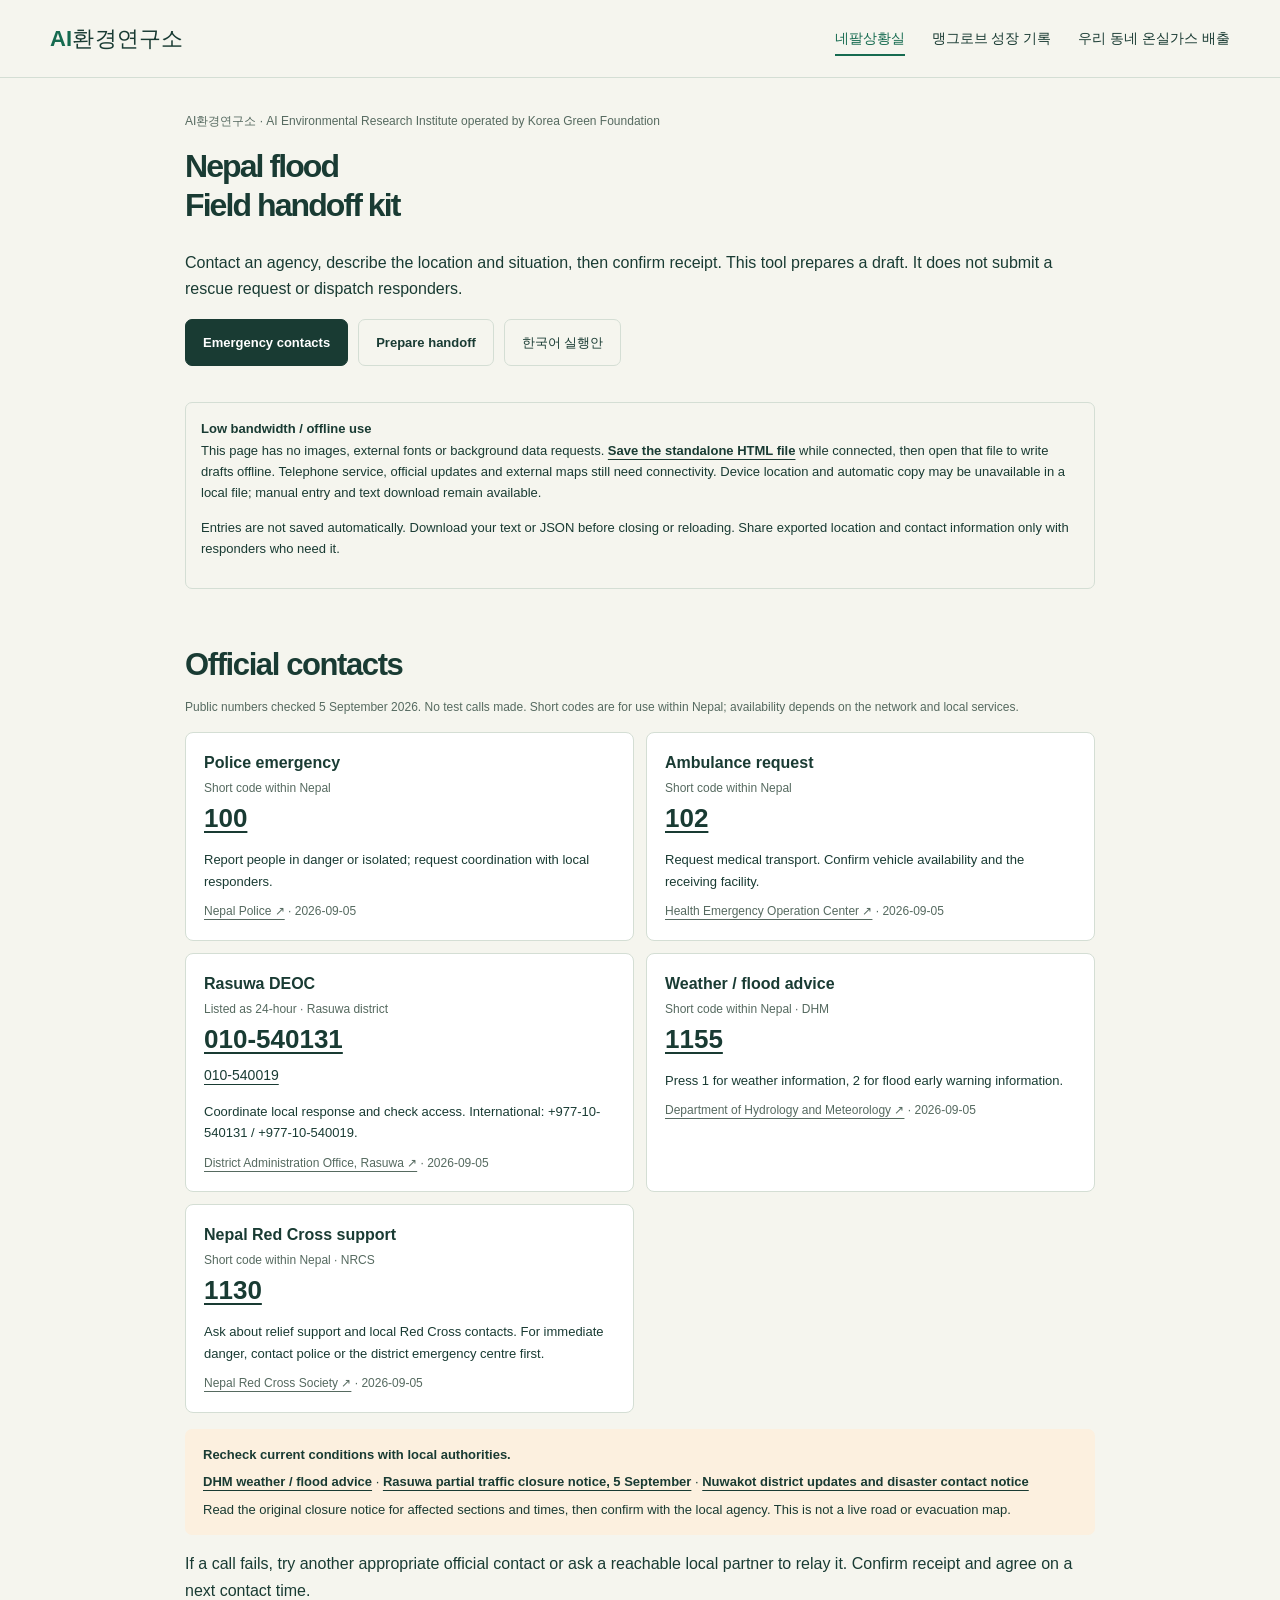
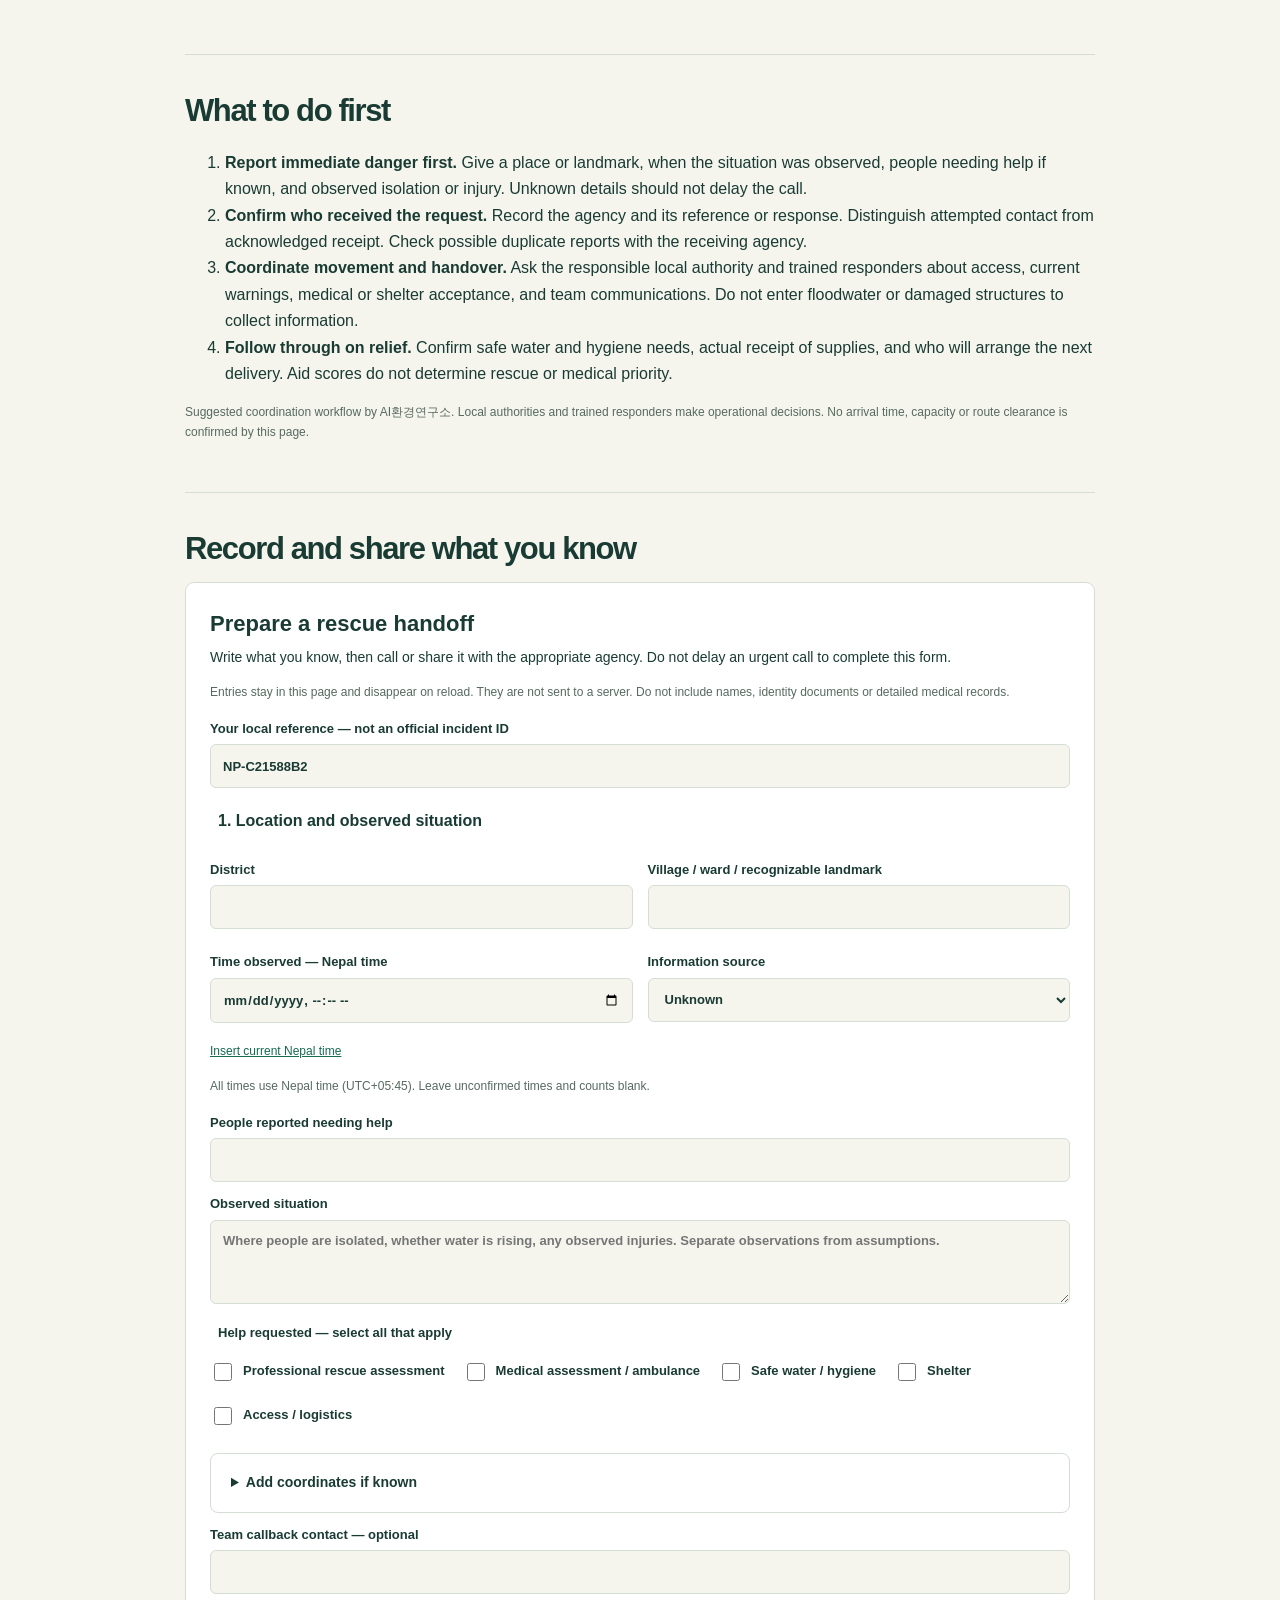
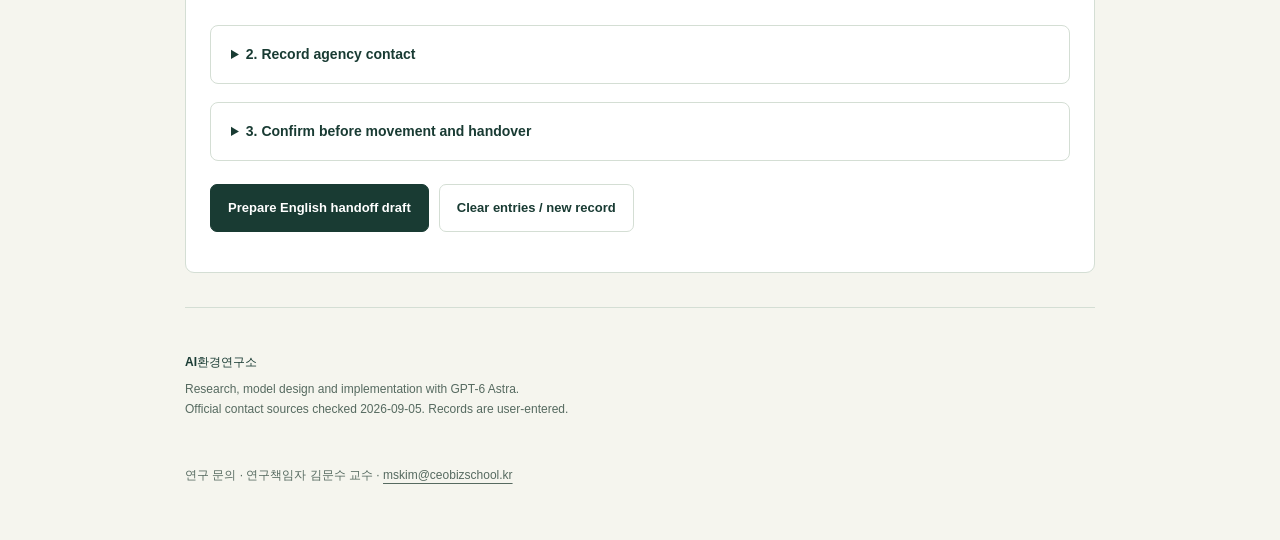
<file: greenproof/web/nepal/handoff/index.html>
<!doctype html>
<html lang="en"><head><meta charset="utf-8"><meta name="viewport" content="width=device-width, initial-scale=1">
<title>Nepal flood · Field handoff kit | AI환경연구소</title><meta name="description" content="Official contacts and a private, offline-capable rescue handoff draft. No automatic dispatch. AI환경연구소, Korea Green Foundation.">
<link rel="canonical" href="https://greenfund.ai.kr/nepal/handoff/"><meta name="theme-color" content="#123c35">
<style>:root{--paper:#f5f5ee;--card:#fff;--ink:#193b33;--muted:#566a60;--line:#d4ded4;--green:#166b50;--mint:#bfeeae;--amber:#ab5726;--amber-bg:#fcf0df;--blue:#4c7194;font-family:Inter,-apple-system,BlinkMacSystemFont,"Segoe UI","Malgun Gothic","Apple SD Gothic Neo",sans-serif;color:var(--ink);background:var(--paper);font-synthesis:none}
*{box-sizing:border-box}body{margin:0;line-height:1.65}html{scroll-behavior:smooth;scroll-padding-top:120px}a{color:inherit;text-underline-offset:4px}button,input,select{font:inherit}button,a,input,select,summary{-webkit-tap-highlight-color:transparent}button:focus-visible,a:focus-visible,input:focus-visible,select:focus-visible,summary:focus-visible{outline:3px solid #d88740;outline-offset:4px}button{cursor:pointer}h1,h2,h3,p{margin-top:0}h2{font-size:clamp(23px,2.8vw,31px);line-height:1.45;letter-spacing:-.045em;margin-bottom:10px}h3{font-size:18px;line-height:1.5;margin-bottom:10px}.skip{position:absolute;top:-100px;background:var(--ink);color:white;padding:12px;z-index:100}.skip:focus{top:0}.site-header{background:var(--paper);border-bottom:1px solid var(--line);position:sticky;top:0;z-index:10}.header-inner{max-width:1240px;margin:auto;padding:21px 30px;display:flex;align-items:center;justify-content:space-between;gap:20px}.brand{font-size:22px;font-weight:850;letter-spacing:.07em;text-decoration:none;line-height:1.25}.brand span{color:var(--green)}.brand small{display:block;font-weight:550;font-size:12px;letter-spacing:0;margin-top:7px}nav{display:flex;gap:27px;align-items:center;font-size:14px;font-weight:650}nav a{text-decoration:none}nav a[aria-current]{color:var(--green);border-bottom:2px solid var(--green)}main{max-width:1240px;padding:0 30px;margin:auto}.hero{padding:34px 0 28px}.eyebrow,.section-no{font-size:12px;font-weight:750;letter-spacing:.16em}.eyebrow{display:flex;align-items:center;gap:9px}.dot{width:8px;height:8px;border-radius:50%;background:var(--green)}.hero-grid{display:grid;grid-template-columns:1fr 310px;gap:45px;align-items:center;margin-top:24px}.overline{font-size:13px;color:var(--muted);margin-bottom:18px}h1{font-size:clamp(32px,4vw,49px);line-height:1.22;letter-spacing:-.06em;font-weight:760;margin:0 0 25px}h1 em{font-style:normal;color:var(--green)}.intro{max-width:600px;font-size:17px;color:var(--muted);word-break:keep-all}.intro strong{color:var(--ink);font-weight:600}.actions{display:flex;gap:10px;flex-wrap:wrap;align-items:center}.button{display:inline-flex;align-items:center;justify-content:center;gap:22px;padding:12px 17px;min-height:44px;border:1px solid var(--line);background:transparent;color:var(--ink);border-radius:7px;font-size:13px;font-weight:650;text-decoration:none}.button:hover{background:#e6ece3}.button.primary{background:var(--ink);color:#fff;border-color:var(--ink)}.button.primary:hover{background:var(--green)}.research-card{padding:29px;border:1px solid var(--line);border-radius:12px;background:#e8eee2}.research-card>strong{font-size:35px;letter-spacing:-.06em;display:block;margin:16px 0 5px}.research-card>p{font-size:14px;color:var(--muted)}.research-card small{font-size:12px;color:var(--muted);display:block}.snapshot-line{display:flex;gap:25px;flex-wrap:wrap;justify-content:space-between;border-block:1px solid var(--line);padding:14px 0;font-size:12px;color:var(--muted)}.snapshot-line b{margin-left:7px;color:var(--ink);font-weight:550}.section{padding:34px 0;border-bottom:1px solid var(--line)}.section-head{display:flex;justify-content:space-between;align-items:flex-start;gap:25px;margin-bottom:24px}.section-no{display:block;color:var(--green);margin-bottom:12px}.section-head p{font-size:14px;color:var(--muted);margin-bottom:0;max-width:760px}.metrics{display:grid;grid-template-columns:repeat(3,1fr);gap:15px}.metric{background:var(--card);border:1px solid var(--line);border-radius:10px;padding:22px}.metric .label{font-size:13px;color:var(--muted);min-height:40px}.metric .number{font-size:38px;line-height:1.3;font-weight:720;letter-spacing:-.04em;font-variant-numeric:tabular-nums;margin:8px 0}.metric .number small{font-size:14px;letter-spacing:0;font-weight:550}.metric .source{font-size:12px;color:var(--muted)}.caption,.hint,.privacy{font-size:12px;color:var(--muted);margin:12px 0 0}.notice{padding:19px 22px;border-left:3px solid var(--amber);background:var(--amber-bg);margin-top:24px;border-radius:0 8px 8px 0}.notice b{color:#854019}.notice p{margin:5px 0 0;font-size:14px;color:#79513a}.text-link{font-size:12px;white-space:nowrap;color:var(--green);padding-top:30px}.regions{display:grid;grid-template-columns:repeat(3,minmax(0,1fr));gap:15px}.region-card{background:var(--card);border:1px solid var(--line);border-radius:10px;padding:23px;display:flex;flex-direction:column}.region-top{display:flex;justify-content:space-between;align-items:flex-start;gap:10px}.region-top h3{font-size:22px;margin-bottom:0}.region-top small{color:var(--muted);font-size:12px}.pending{font-size:14px;white-space:nowrap;color:var(--amber);background:var(--amber-bg);padding:4px 7px;border-radius:4px}.region-card ul{padding-left:17px;font-size:14px;color:var(--muted);margin:16px 0;flex:1}.region-card li+li{margin-top:8px}.source-ref{font-size:12px;white-space:nowrap;color:var(--green);margin-left:4px}.field-task{padding-top:14px;border-top:1px solid var(--line);font-size:14px}.field-task b{font-size:12px;letter-spacing:.08em;color:var(--green);display:block;margin-bottom:5px}.region-card .access{font-size:12px;color:var(--muted);margin:10px 0}.region-card button{text-align:left;background:transparent;border:0;padding:6px 0;font-size:12px;font-weight:650;color:var(--green)}details{border:1px solid var(--line);border-radius:8px;padding:17px 20px;margin-top:18px;font-size:14px;background:#ffffff50}summary{cursor:pointer;font-weight:650}details p,details ul{color:var(--muted);margin-bottom:0}details li{margin-bottom:9px}#coverage-total{float:right;font-size:12px;color:var(--amber)}.table-wrap{overflow-x:auto;margin-top:15px}table{width:100%;border-collapse:collapse;font-size:14px;text-align:left;white-space:nowrap}caption{text-align:left;font-size:12px;color:var(--muted);padding:0 0 8px}th{font-weight:550;color:var(--muted);background:#eaf0e7}th,td{padding:13px 12px;border-bottom:1px solid var(--line);font-variant-numeric:tabular-nums}td.missing{color:var(--amber)}.factors{display:grid;grid-template-columns:repeat(3,1fr);gap:15px}.factors article{border:1px solid var(--line);border-radius:10px;padding:24px;background:var(--card)}.factor-index{display:inline-grid;place-items:center;width:31px;height:31px;background:var(--green);color:white;border-radius:50%;font-size:14px;font-weight:700;margin-bottom:17px}.factors article:nth-child(2) .factor-index{background:var(--amber)}.factors article:nth-child(3) .factor-index{background:var(--blue)}.factors p{font-size:14px;color:var(--muted);margin-bottom:0}.factors .formula{font-size:13px;color:var(--ink);margin-bottom:15px}.equation{padding:24px;text-align:center;background:#e7eee2;border-radius:8px;margin-top:15px}.equation b{font-size:16px}.equation span{font-size:12px;display:block;color:var(--muted);margin-top:6px}.version,.scenario-tag{font-size:12px;border:1px solid var(--line);border-radius:5px;padding:7px 10px;white-space:nowrap}.scenario-tag{color:var(--amber);border-color:#ddc19e;background:var(--amber-bg)}.simulator .privacy{margin-bottom:24px}.sim-grid{display:grid;grid-template-columns:1.35fr 1fr;gap:30px}form{min-width:0}fieldset{border:1px solid var(--line);border-radius:10px;padding:20px;margin:0 0 18px}legend{font-size:13px;font-weight:650;padding:0 8px}label{display:block;font-size:14px;font-weight:600;margin-bottom:13px}input,select{display:block;width:100%;margin-top:6px;padding:11px 10px;border:1px solid #bdcbbd;border-radius:5px;background:var(--card);color:var(--ink);font-size:13px;min-width:0}input::placeholder{color:#647569;font-size:12px}input[type=range]{padding:0;accent-color:var(--green)}.input-pair,.input-fields{display:grid;grid-template-columns:1fr 1fr;gap:0 16px}.weights-panel{background:#eaf0e5;border:1px solid var(--line);border-radius:10px;padding:27px;align-self:start}.weights-panel>p{font-size:13px;color:var(--muted)}.weight-row{margin-top:20px}.weight-row span{float:right;font-variant-numeric:tabular-nums}.weight-row label{margin-bottom:0}.mini-steps{border-top:1px solid #cbd9c3;margin-top:23px;padding-top:20px;font-size:12px}.mini-steps ol{padding-left:18px;color:var(--muted);margin-bottom:0}.mini-steps li+li{margin-top:5px}#form-message,#weight-message{font-size:12px;color:#8e3b1c;min-height:20px}.result-head{display:flex;justify-content:space-between;align-items:center;gap:15px;margin-top:35px}.result-head h3{margin:0}#result-status{font-size:13px;color:var(--muted);margin-top:14px}.result-chart{display:grid;gap:16px;margin:20px 0}.chart-row{display:grid;grid-template-columns:80px 1fr 64px;gap:13px;align-items:center;font-size:12px}.chart-track{display:flex;background:#e4e9e0;height:25px;border-radius:3px;overflow:hidden}.chart-segment{height:100%;background:var(--green)}.chart-segment:nth-child(2){background:var(--amber)}.chart-segment:nth-child(3){background:var(--blue)}.chart-value{text-align:right;font-variant-numeric:tabular-nums}.chart-legend{display:flex;gap:18px;flex-wrap:wrap;font-size:12px;color:var(--muted)}.chart-legend i{display:inline-block;width:9px;height:9px;background:var(--green);margin-right:5px}.chart-legend span:nth-child(2) i{background:var(--amber)}.chart-legend span:nth-child(3) i{background:var(--blue)}.source-list{display:grid;grid-template-columns:1fr 1fr;gap:0 35px}.source-item{border-top:1px solid var(--line);padding:20px 0}.source-item .source-meta{font-size:12px;color:var(--muted)}.source-item h3{font-size:14px;margin:5px 0}.source-item p{font-size:12px;color:var(--muted);margin:0}.error{margin:25px 0}footer{max-width:1240px;margin:auto;padding:45px 30px 55px;display:flex;justify-content:space-between;gap:30px;font-size:12px}footer p{color:var(--muted);margin:12px 0}.error[hidden]{display:none}
@media(max-width:950px){.hero-grid{grid-template-columns:1fr 280px;gap:30px}.regions{grid-template-columns:repeat(2,1fr)}.metrics .number{font-size:30px}.header-inner{gap:15px}nav{gap:15px}.factors{gap:10px}.factors article{padding:20px}.sim-grid{gap:20px}.section-head{flex-wrap:wrap}.text-link{padding-top:0}}
@media(max-width:700px){main{padding:0 20px}.header-inner{padding:17px 20px;flex-wrap:wrap}.brand{font-size:19px}nav{width:100%;justify-content:space-between;font-size:12px}.hero{padding-top:34px}.hero-grid{grid-template-columns:1fr;gap:28px}.research-card{padding:21px}.research-card>strong{font-size:29px;margin:12px 0 6px}.research-card>p{margin:0;font-size:12px}.research-card>small{margin-top:14px}.snapshot-line{gap:5px 15px;font-size:12px}.section{padding:34px 0}.metrics{grid-template-columns:1fr;gap:10px}.metric{display:grid;grid-template-columns:1fr 1fr;gap:3px 15px;padding:17px 20px}.metric .number{grid-column:2;grid-row:1/3;text-align:right;align-self:center;margin:0;font-size:29px}.metric .label{min-height:0;font-size:12px}.metric .source{font-size:12px}.regions,.factors,.sim-grid,.source-list{grid-template-columns:1fr}.region-card{padding:20px}.region-top h3{font-size:20px}.factors article{padding:20px}.factor-index{float:left;margin:0 15px 25px 0}.factors p{margin-left:46px}.factors h3{font-size:16px}.equation{padding:18px 12px}.equation b{font-size:13px}.result-head{align-items:flex-start;flex-direction:column}.button{font-size:12px;padding:10px 14px}.weights-panel{padding:20px}.input-pair,.input-fields{grid-template-columns:1fr}.coverage{padding:15px}#coverage-total{float:none;display:block;margin-top:4px}.hero .intro{font-size:15px}footer{padding:35px 20px;flex-direction:column;gap:20px}.chart-row{grid-template-columns:57px 1fr 50px;gap:8px;font-size:12px}}
@media(prefers-reduced-motion:reduce){html{scroll-behavior:auto}}
@media print{.site-header{position:static}nav,.actions,#scenario-form,.weights-panel,.skip{display:none}.hero{padding-top:20px}body{font-size:12px}.section{padding:20px 0}.region-card,.factors article,.research-card{break-inside:avoid}main,footer{max-width:none}.sim-grid{display:none}a{text-decoration:none}.source-list{display:block}.table-wrap{overflow:visible}table{white-space:normal}.notice,.research-card,.chart-track{-webkit-print-color-adjust:exact;print-color-adjust:exact}}

button:disabled{opacity:.5;cursor:default}input[readonly]{background:#e8eee3;color:#435b4c}

footer{flex-wrap:wrap}.research-contact{display:block;flex-basis:100%;font-size:12px;font-weight:400;color:var(--muted);line-height:1.7}

.rescue-quick{display:flex;align-items:center;justify-content:space-between;gap:12px;padding:14px 17px;margin:15px 0;border:1px solid #a14930;border-left:5px solid #a14930;border-radius:7px;background:#fff9f3}.rescue-quick strong{font-size:16px;display:block;color:#823c27}.rescue-quick p{margin:3px 0 0;font-size:12px;color:#675a50}.rescue-quick .actions{flex-shrink:0}.rescue-jumps{display:flex;gap:6px 18px;flex-wrap:wrap;padding:0 0 15px;font-size:13px}.rescue-jumps a{min-height:36px;display:inline-flex;align-items:center}.response-intro .focus-strip{margin-top:9px}.decision-note{padding:14px 17px;border:1px solid var(--line);border-radius:7px;background:#e8eee2;font-size:14px;margin:0 0 20px}.decision-note p{margin:4px 0 0}.strategy-grid{display:grid;grid-template-columns:repeat(3,minmax(0,1fr));gap:14px}.strategy-card{padding:21px;border:1px solid var(--line);border-radius:9px;background:#fff;min-width:0}.strategy-step{font-size:12px;font-weight:700;color:var(--green);display:block;margin-bottom:8px}.strategy-card h3{font-size:20px}.strategy-card ol{padding-left:20px;margin:12px 0;font-size:14px}.strategy-card li+li{margin-top:9px}.strategy-card dl{border-top:1px solid var(--line);padding-top:12px;font-size:12px;margin:0}.strategy-card dt{font-weight:700;margin-top:8px}.strategy-card dd{margin:2px 0 0;color:var(--muted)}.strategy-card .button{margin-top:17px;width:100%}.region-action-table td{white-space:normal;min-width:180px;vertical-align:top}.region-action-table th:first-child{min-width:100px}.region-action-table small{display:block;margin-top:8px;color:var(--muted)}.field-callout{display:flex;justify-content:space-between;align-items:center;gap:20px;background:var(--ink);color:white;border-radius:9px;padding:22px;margin:20px 0}.field-callout h3{margin-bottom:4px}.field-callout p{font-size:13px;margin:0}.field-callout a{color:white;border-color:#ffffff80;white-space:nowrap}.field-callout a:hover{background:#ffffff15}.contact-grid{display:grid;grid-template-columns:repeat(3,minmax(0,1fr));gap:12px}.contact-card{border:1px solid var(--line);border-radius:8px;padding:18px;background:white;min-width:0}.contact-card h3{font-size:16px;margin-bottom:4px}.contact-card .contact-number{font-size:26px;display:inline-flex;font-variant-numeric:tabular-nums;font-weight:700;line-height:1.5;min-height:44px}.contact-card p{font-size:13px;margin:6px 0 10px}.contact-card small{font-size:12px;display:block;color:var(--muted)}.contact-card .alternate{font-size:14px;display:block;margin-bottom:7px;min-height:30px}.official-updates{padding:15px 18px;background:#fcf0df;border-radius:7px;font-size:13px;margin:16px 0}.official-updates p{margin:6px 0 0}.official-updates a{font-weight:600}.field-note{font-size:12px;color:var(--muted);margin:8px 0 15px}.field-tool-head h3{font-size:22px;margin-bottom:6px}.field-tool-head p{font-size:14px}.handoff-form{padding:24px;border:1px solid var(--line);border-radius:9px;background:#fff}.handoff-form fieldset{min-width:0;border:0;padding:0;margin:20px 0}.handoff-form legend{font-size:16px;font-weight:700;margin-bottom:13px}.handoff-form label{display:block;font-size:13px;font-weight:550;margin:11px 0}.handoff-form input:not([type=checkbox]),.handoff-form select,.handoff-form textarea,.handoff-output textarea{box-sizing:border-box;display:block;width:100%;max-width:100%;font:inherit;color:var(--ink);background:var(--paper);border:1px solid var(--line);border-radius:6px;padding:10px 12px;min-height:44px;margin-top:5px}.handoff-form textarea{resize:vertical;line-height:1.6}.handoff-form input:focus-visible,.handoff-form select:focus-visible,.handoff-form textarea:focus-visible,.handoff-output textarea:focus-visible{outline:3px solid #d88740;outline-offset:2px}.field-pair{display:grid;grid-template-columns:repeat(2,minmax(0,1fr));gap:15px}.field-small{border:0;padding:6px 0;background:none;font-size:12px;text-decoration:underline;color:var(--green);min-height:35px}.handoff-form .support-choices{display:flex;flex-wrap:wrap;gap:6px 18px;margin-top:18px}.support-choices legend{font-size:13px;margin-bottom:8px}.support-choices label{display:flex;align-items:center;gap:8px;margin:0;min-height:38px}.support-choices input{width:18px;height:18px;accent-color:var(--green)}.handoff-form .verification-row{padding-top:12px;border-top:1px solid var(--line);margin-bottom:18px}.field-actions{margin-top:23px}.handoff-output{border:2px solid var(--green);border-radius:9px;padding:24px;background:#f0f6ec;margin-top:22px;scroll-margin-top:140px}.handoff-output textarea{font:13px/1.7 ui-monospace,Consolas,monospace;margin-top:18px;resize:vertical;background:#fff}.handoff-output [data-validation-note]{font-size:13px;color:#823c27}.handoff-output .actions{gap:8px}.print-draft{display:none}.rescue-section [hidden],[data-field-tool] [hidden]{display:none!important}.rescue-section{scroll-margin-top:140px}.field-page{max-width:970px}.field-page .response-intro h1{font-size:32px}.field-page .site-header{position:static}.field-page .contact-grid{grid-template-columns:repeat(2,minmax(0,1fr))}.field-page .field-callout{margin-top:0}.field-page footer{padding-inline:0}.field-page .offline-note{padding:15px;border:1px solid var(--line);border-radius:7px;font-size:13px;margin:20px 0}.field-page .offline-note a{font-weight:650}.field-page .research-contact{font-size:12px;font-weight:400;color:var(--muted)}
.site-header nav{flex-wrap:wrap;gap:12px 18px}.site-header nav a{white-space:nowrap}.field-page .response-intro{padding:26px 0 16px}
@media(max-width:900px){.strategy-grid{grid-template-columns:1fr}.contact-grid{grid-template-columns:repeat(2,minmax(0,1fr))}.strategy-card{padding:18px}.rescue-quick{align-items:flex-start;flex-wrap:wrap}.field-callout{align-items:flex-start;flex-wrap:wrap}.region-action-table td{min-width:180px}}
@media(max-width:600px){.rescue-quick{padding:13px}.rescue-quick .actions{width:100%;gap:7px}.rescue-quick .button{flex:1}.rescue-jumps{gap:2px 15px;font-size:12px}.contact-grid,.field-page .contact-grid{grid-template-columns:1fr}.contact-card{padding:15px}.field-pair{grid-template-columns:1fr;gap:0}.handoff-form,.handoff-output{padding:16px}.handoff-form details{padding:14px}.field-callout{padding:18px}.field-page .response-intro h1{font-size:27px}}
@media print{.rescue-quick,.rescue-jumps,.field-callout,.handoff-form,.handoff-output textarea,.offline-note{display:none}.print-draft{display:block;white-space:pre-wrap;overflow-wrap:anywhere;font:11px/1.55 sans-serif}.handoff-output{border:0;padding:0;background:none}.contact-grid,.field-page .contact-grid{grid-template-columns:repeat(2,minmax(0,1fr))}.contact-card,.strategy-card{break-inside:avoid}.site-header{position:static}.print-handoff>*{display:none!important}.print-handoff main{display:block!important;padding:0}.print-handoff main>*{display:none!important}.print-handoff main>#field-support{display:block!important;border:0;padding:0}.print-handoff #field-support>*{display:none!important}.print-handoff #field-support>[data-field-tool]{display:block!important}.print-handoff .handoff-output{display:block!important}.print-handoff .handoff-output>*:not(.print-draft){display:none!important}.print-handoff .print-draft{display:block!important}.print-handoff [hidden]{display:none!important}}

/* Shared dimensions and colors do not inherit individual page themes. */
.gp-site-header{position:sticky;top:0;z-index:30;margin:0;padding:0;border:0;border-bottom:1px solid #d4ded4;background:#f5f5ee;color:#193b33;font:400 14px/1.6 -apple-system,BlinkMacSystemFont,"Segoe UI","Malgun Gothic","Apple SD Gothic Neo",sans-serif;letter-spacing:normal;text-align:left}
.gp-site-header *{box-sizing:border-box}
.gp-header-inner{max-width:1240px;margin:0 auto;padding:21px 30px;display:flex;align-items:center;justify-content:space-between;gap:24px}
.gp-site-header .gp-brand{display:block;flex:0 0 auto;margin:0;padding:0;border:0;color:#193b33;font-size:22px;font-weight:850;letter-spacing:.01em;line-height:1.25;text-decoration:none;opacity:1}
.gp-brand span{color:#166b50}
.gp-site-header .gp-main-nav{display:flex;align-items:center;justify-content:flex-end;flex-wrap:wrap;width:auto;gap:8px 27px;margin:0;padding:0;font-size:14px;font-weight:650;line-height:1.5;letter-spacing:0}
.gp-main-nav a{display:block;white-space:nowrap;margin:0;padding:7px 0 5px;color:#193b33;background:transparent;border:0;border-bottom:2px solid transparent;border-radius:0;font:inherit;line-height:inherit;text-decoration:none}
.gp-main-nav a[aria-current="page"]{color:#166b50;border-bottom-color:#166b50}.gp-main-nav a:hover{color:#166b50}.gp-site-header a:focus-visible{outline:3px solid #d88740;outline-offset:4px}
.gp-page-tools{display:flex;align-items:center;justify-content:space-between;gap:14px;flex-wrap:wrap;padding:18px 0 0}.gp-page-tools label{display:flex;align-items:center;gap:10px;font-size:13px;color:var(--muted)}.gp-page-tools select{padding:8px 12px;border:1px solid var(--line);border-radius:7px;background:var(--bg);color:var(--ink);font:inherit;max-width:65vw;min-height:40px}
.gp-page-tools .lang2{display:flex;margin-left:auto;border:1px solid var(--line);border-radius:999px;overflow:hidden}.gp-page-tools .lang2 button{background:transparent;border:0;color:var(--muted);font:700 12px/1.5 sans-serif;padding:7px 12px;cursor:pointer}.gp-page-tools .lang2 button[aria-pressed=true]{background:var(--green);color:#04150c}
#app{scroll-margin-top:104px}
@media(max-width:900px){.gp-header-inner{flex-wrap:wrap;gap:12px}.gp-site-header .gp-main-nav{justify-content:flex-start;width:100%}#app{scroll-margin-top:145px}}
@media(max-width:700px){.gp-header-inner{padding:17px 20px;gap:10px}.gp-site-header .gp-brand{font-size:19px}.gp-site-header .gp-main-nav{gap:3px 18px;font-size:13px}#app{scroll-margin-top:180px}}
@media print{.gp-site-header{position:static}.gp-main-nav,.gp-page-tools{display:none!important}}
</style></head><body>
<a class="skip" href="#main">Skip to content</a>
<header class="gp-site-header" lang="ko"><div class="gp-header-inner"><a class="gp-brand" href="https://greenfund.ai.kr/"><span>AI</span>환경연구소</a><nav class="gp-main-nav" aria-label="주 메뉴"><a href="https://greenfund.ai.kr/nepal/" aria-current="page">네팔상황실</a><a href="https://greenfund.ai.kr/mangrove/#app">맹그로브 성장 기록</a><a href="https://greenfund.ai.kr/emissions/">우리 동네 온실가스 배출</a></nav></div></header>
<main id="main" class="field-page">
<section class="response-intro"><p class="field-note">AI환경연구소 · AI Environmental Research Institute operated by Korea Green Foundation</p><h1>Nepal flood<br>Field handoff kit</h1><p>Contact an agency, describe the location and situation, then confirm receipt. This tool prepares a draft. It does not submit a rescue request or dispatch responders.</p>
<div class="actions"><a class="button primary" href="#contacts">Emergency contacts</a><a class="button" href="#field-support">Prepare handoff</a><a class="button" href="https://greenfund.ai.kr/nepal/#strategy" lang="ko">한국어 실행안</a></div>
</section>
<div class="offline-note"><strong>Low bandwidth / offline use</strong><p>This page has no images, external fonts or background data requests. <a href="https://greenfund.ai.kr/nepal/handoff/index.html" download="greenproof-nepal-handoff.html">Save the standalone HTML file</a> while connected, then open that file to write drafts offline. Telephone service, official updates and external maps still need connectivity. Device location and automatic copy may be unavailable in a local file; manual entry and text download remain available.</p><p>Entries are not saved automatically. Download your text or JSON before closing or reloading. Share exported location and contact information only with responders who need it.</p></div>
<section id="contacts" class="section rescue-section"><h2>Official contacts</h2><p class="field-note">Public numbers checked 5 September 2026. No test calls made. Short codes are for use within Nepal; availability depends on the network and local services.</p>
<div class="contact-grid">
<article class="contact-card"><h3>Police emergency</h3><small>Short code within Nepal</small><a class="contact-number" href="tel:100" aria-label="Call Police emergency 100">100</a><p>Report people in danger or isolated; request coordination with local responders.</p><small><a href="https://nepalpolice.gov.np/contactus/" target="_blank" rel="noopener noreferrer">Nepal Police ↗</a> · 2026-09-05</small></article>
<article class="contact-card"><h3>Ambulance request</h3><small>Short code within Nepal</small><a class="contact-number" href="tel:102" aria-label="Call Ambulance request 102">102</a><p>Request medical transport. Confirm vehicle availability and the receiving facility.</p><small><a href="https://heoc.mohp.gov.np/" target="_blank" rel="noopener noreferrer">Health Emergency Operation Center ↗</a> · 2026-09-05</small></article>
<article class="contact-card"><h3>Rasuwa DEOC</h3><small>Listed as 24-hour · Rasuwa district</small><a class="contact-number" href="tel:+97710540131" aria-label="Call Rasuwa DEOC 010-540131">010-540131</a><a class="alternate" href="tel:+97710540019">010-540019</a><p>Coordinate local response and check access. International: +977-10-540131 / +977-10-540019.</p><small><a href="https://daorasuwa.moha.gov.np/en" target="_blank" rel="noopener noreferrer">District Administration Office, Rasuwa ↗</a> · 2026-09-05</small></article>
<article class="contact-card"><h3>Weather / flood advice</h3><small>Short code within Nepal · DHM</small><a class="contact-number" href="tel:1155" aria-label="Call Weather / flood advice 1155">1155</a><p>Press 1 for weather information, 2 for flood early warning information.</p><small><a href="https://www.dhm.gov.np/" target="_blank" rel="noopener noreferrer">Department of Hydrology and Meteorology ↗</a> · 2026-09-05</small></article>
<article class="contact-card"><h3>Nepal Red Cross support</h3><small>Short code within Nepal · NRCS</small><a class="contact-number" href="tel:1130" aria-label="Call Nepal Red Cross support 1130">1130</a><p>Ask about relief support and local Red Cross contacts. For immediate danger, contact police or the district emergency centre first.</p><small><a href="https://nrcs.org/contact/" target="_blank" rel="noopener noreferrer">Nepal Red Cross Society ↗</a> · 2026-09-05</small></article>
</div>
<div class="official-updates"><strong>Recheck current conditions with local authorities.</strong><p><a href="https://www.dhm.gov.np/">DHM weather / flood advice</a> · <a href="https://daorasuwa.moha.gov.np/en/post/sa-cana-b-dha-sadaka-mara-mata-ka-ra-yaka-l-ga-sava-ra-aava-gamana-aa-sha-ka-ra">Rasuwa partial traffic closure notice, 5 September</a> · <a href="https://daonuwakot.moha.gov.np/">Nuwakot district updates and disaster contact notice</a></p><p>Read the original closure notice for affected sections and times, then confirm with the local agency. This is not a live road or evacuation map.</p></div>
<p>If a call fails, try another appropriate official contact or ask a reachable local partner to relay it. Confirm receipt and agree on a next contact time.</p>
</section>
<section class="section"><h2>What to do first</h2><ol><li><strong>Report immediate danger first.</strong> Give a place or landmark, when the situation was observed, people needing help if known, and observed isolation or injury. Unknown details should not delay the call.</li><li><strong>Confirm who received the request.</strong> Record the agency and its reference or response. Distinguish attempted contact from acknowledged receipt. Check possible duplicate reports with the receiving agency.</li><li><strong>Coordinate movement and handover.</strong> Ask the responsible local authority and trained responders about access, current warnings, medical or shelter acceptance, and team communications. Do not enter floodwater or damaged structures to collect information.</li><li><strong>Follow through on relief.</strong> Confirm safe water and hygiene needs, actual receipt of supplies, and who will arrange the next delivery. Aid scores do not determine rescue or medical priority.</li></ol><p class="field-note">Suggested coordination workflow by AI환경연구소. Local authorities and trained responders make operational decisions. No arrival time, capacity or route clearance is confirmed by this page.</p></section>
<section id="field-support" class="section rescue-section"><h2>Record and share what you know</h2><div data-field-tool data-lang="en"><p>Loading the draft tool. Official contacts above work without JavaScript.</p></div><noscript><p>JavaScript is needed for the draft tool. Over the phone, give location, observation time, situation, people needing help, requested support and a callback contact. Confirm the agency received it.</p></noscript></section>
<footer><div><strong>AI환경연구소</strong><p class="field-note">Research, model design and implementation with GPT-6 Astra.<br>Official contact sources checked 2026-09-05. Records are user-entered.</p></div><!--email_off--><small class="research-contact" lang="ko">연구 문의 · 연구책임자 김문수 교수 · <a href="mailto:mskim@ceobizschool.kr">mskim@ceobizschool.kr</a></small><!--/email_off--></footer>
</main><script type="module">// Field handoff records are user-authored drafts, never dispatch or triage decisions.
const OFFSET_MS = 345 * 60 * 1000;
const TIME_ZONE = 'Asia/Kathmandu (UTC+05:45)';
const clean = (value, limit = 800) => String(value ?? '').replace(/[\u0000-\u001f\u007f]/g, ' ').trim().slice(0, limit);

function nepalNow(date = new Date()) {
  return new Date(date.getTime() + OFFSET_MS).toISOString().slice(0, 16);
}

function parseNepalDateTime(value) {
  if (!value) return null;
  const match = /^(\d{4})-(\d{2})-(\d{2})T(\d{2}):(\d{2})$/.exec(value);
  if (!match) throw new Error('time');
  const [, year, month, day, hour, minute] = match.map(Number);
  if (year < 2000 || month < 1 || month > 12 || day < 1 || hour > 23 || minute > 59) throw new Error('time');
  const local = Date.UTC(year, month - 1, day, hour, minute);
  if (new Date(local).toISOString().slice(0, 16) !== value) throw new Error('time');
  return {local: value, utc: new Date(local - OFFSET_MS).toISOString(), zone: TIME_ZONE};
}

function parseCoordinates(latitude, longitude) {
  const lat = String(latitude ?? '').trim(), lon = String(longitude ?? '').trim();
  if (!lat && !lon) return null;
  const decimal = /^[-+]?\d+(?:\.\d+)?$/;
  if (!decimal.test(lat) || !decimal.test(lon)) throw new Error('coordinates');
  const a = Number(lat), b = Number(lon);
  if (!Number.isFinite(a) || !Number.isFinite(b) || a < -90 || a > 90 || b < -180 || b > 180) throw new Error('coordinates');
  // A broad Nepal vicinity check only flags likely transcription errors; it is not a boundary map.
  return {latitude: a, longitude: b, outsideNepalVicinity: a < 26 || a > 31 || b < 80 || b > 89};
}

function verificationSummary(checks) {
  const categories = ['weather', 'route', 'receiving', 'communications'];
  const pending = categories.filter(id => checks[id]?.status !== 'recorded' || !clean(checks[id]?.detail) || !checks[id]?.checkedAt);
  return {recorded: categories.length - pending.length, pending, blocked: categories.filter(id=>checks[id]?.status === 'blocked'), decision: 'LOCAL_AUTHORITY_DECISION_REQUIRED'};
}

function buildHandoff(raw, now = new Date()) {
  const dateField = value => {
    const result = parseNepalDateTime(value);
    if (result && Date.parse(result.utc) > now.getTime() + 60000) throw new Error('future');
    return result;
  };
  const countText = String(raw.people ?? '').trim();
  if (countText && (!/^\d+$/.test(countText) || !Number.isSafeInteger(Number(countText)))) throw new Error('people');
  const coordinates = parseCoordinates(raw.latitude, raw.longitude);
  const basis = ['on-site', 'relayed', 'unknown'].includes(raw.basis) ? raw.basis : 'unknown';
  const locationType = ['incident', 'reporter', 'unknown'].includes(raw.locationType) ? raw.locationType : 'unknown';
  const contactStatus = ['unknown', 'attempted', 'acknowledged'].includes(raw.contactStatus) ? raw.contactStatus : 'unknown';
  const contactedAt = dateField(raw.contactedAt);
  if (contactStatus === 'acknowledged' && (!clean(raw.agency) || !contactedAt || !clean(raw.receipt))) throw new Error('acknowledgment');
  const checks = Object.fromEntries(['weather', 'route', 'receiving', 'communications'].map(id => {
    const status = raw[id + 'Status'] === 'recorded' ? 'recorded' : raw[id + 'Status'] === 'blocked' ? 'blocked' : 'unknown';
    const detail = clean(raw[id + 'Detail']);
    const checkedAt = dateField(raw[id + 'Time']);
    if (status === 'recorded' && (!detail || !checkedAt)) throw new Error('verification');
    return [id, {status, detail: detail || null, checkedAt}];
  }));
  const requested = ['rescue', 'medical', 'water', 'shelter', 'access'].filter(key => raw.support?.includes(key));
  return {
    schemaVersion: '1.0', type: 'USER_AUTHORED_FIELD_HANDOFF', transmission: 'NOT_SENT_BY_THIS_TOOL',
    localReference: clean(raw.reference, 70) || 'UNASSIGNED', createdAt: now.toISOString(), timeZone: TIME_ZONE,
    district: clean(raw.district, 120) || null, place: clean(raw.place, 240) || null,
    observedAt: dateField(raw.observedAt), informationBasis: basis,
    people: countText === '' ? null : Number(countText), observation: clean(raw.observation) || null,
    requestedSupport: requested, coordinates: coordinates ? {...coordinates, represents: locationType} : null,
    coordinateSourceNote: coordinates ? clean(raw.coordinateSourceNote, 240) || null : null,
    callback: clean(raw.callback, 180) || null,
    contactLog: {status: contactStatus, agency: clean(raw.agency, 180) || null, contactedAt, receipt: clean(raw.receipt, 240) || null, nextCheckAt: parseNepalDateTime(raw.nextCheckAt)},
    checks, verification: verificationSummary(checks)
  };
}

function renderHandoff(record) {
  const known = v => v === null || v === '' || v === undefined ? 'UNKNOWN' : v;
  const time = v => v ? `${v.local.replace('T', ' ')} Nepal UTC+05:45` : 'UNKNOWN';
  const coord = record.coordinates;
  const support = {rescue: 'Professional rescue assessment', medical: 'Medical assessment / ambulance', water: 'Safe water / hygiene', shelter: 'Shelter', access: 'Access / logistics coordination'};
  const lines = [
    'NEPAL FLOOD — FIELD HANDOFF DRAFT',
    'NOT SENT by this tool. Contact the appropriate agency yourself.',
    'User-provided information; not independently verified. Free text is not translated.',
    `Local reference (not an official incident ID): ${record.localReference}`,
    `Draft prepared: ${nepalNow(new Date(record.createdAt)).replace('T', ' ')} Nepal UTC+05:45`,
    '', 'LOCATION AND OBSERVATION',
    `District: ${known(record.district)}`, `Place / ward / landmark: ${known(record.place)}`,
    `Observed at: ${time(record.observedAt)}`, `Information basis: ${record.informationBasis}`,
    `People reported needing help: ${known(record.people)}`,
    `Observed situation: ${known(record.observation)}`,
    `Support requested: ${record.requestedSupport.map(id => support[id]).join('; ') || 'UNKNOWN'}`,
    `Coordinates (WGS84, latitude then longitude): ${coord ? `${coord.latitude}, ${coord.longitude}` : 'UNKNOWN'}`,
    `Coordinates represent: ${coord?.represents || 'UNKNOWN'}${coord?.represents === 'reporter' ? ' — NOT the incident location unless separately confirmed' : ''}`,
    `Coordinate source: ${known(record.coordinateSourceNote)}`,
    ...(coord?.outsideNepalVicinity ? ['LOCATION WARNING: outside a broad Nepal vicinity box; recheck before use.'] : []),
    `Callback / team contact: ${known(record.callback)}`,
    '', 'AGENCY CONTACT — USER RECORD ONLY',
    `Contact status recorded by user: ${record.contactLog.status}`,
    `Agency: ${known(record.contactLog.agency)}`, `Contacted at: ${time(record.contactLog.contactedAt)}`,
    `Agency reference / acknowledgment note: ${known(record.contactLog.receipt)}`,
    `Next contact check: ${time(record.contactLog.nextCheckAt)}`,
    '', 'PRE-MOVEMENT CONFIRMATIONS — NOT ROUTE CLEARANCE'
  ];
  for (const [key, check] of Object.entries(record.checks)) lines.push(`${key}: ${check.status} | ${known(check.detail)} | checked ${time(check.checkedAt)}`);
  lines.push('Movement and dispatch decisions remain with local authorities and trained responders.',
    'Do not delay an urgent call while completing this draft. Do not enter floodwater or damaged structures to collect information.',
    'Share location and contact details only with responders who need them.');
  return lines.join('\n');
}


const wording = {
  ko: {
    draft: '구조 요청 내용 정리', lead: '아는 내용부터 적어 전화나 메시지로 전달하세요. 긴급 신고를 이 양식 작성 때문에 늦추지 마세요.',
    privacy: '입력은 이 화면에만 유지됩니다. 새로고침하면 사라지며, 서버로 전송되지 않습니다. 이름·신분증·환자 상세정보는 적지 마세요.',
    ref: '내 기록 번호 · 공식 접수번호 아님', area: '1. 위치와 관찰한 상황', district: '지구 / District', place: '마을·행정구역·찾기 쉬운 지형물',
    observed: '상황을 확인한 시각 · 네팔 시간', now: '현재 네팔 시각 넣기', unknown: '미확인', time: '모든 시각은 네팔 현지 시간(UTC+05:45)입니다. 확인하지 못한 시각과 인원은 비워 두세요.',
    basis: '정보를 알게 된 경위', onsite: '현장에서 직접 확인', relayed: '다른 사람에게 전달받음', people: '도움이 필요하다고 파악한 인원',
    situation: '관찰한 상황', situationHint: '고립된 장소, 물이 차오르는지, 다친 사람이 있는지 등 관찰한 사실. 추측은 구분해서 적으세요.',
    support: '요청할 도움 · 여러 개 선택 가능', rescue: '전문 구조팀 확인', medical: '의료 평가·구급차', water: '식수·위생', shelter: '대피소', access: '접근·운송 지원',
    location: '좌표가 있으면 추가하기', lat: '위도 / Latitude', lon: '경도 / Longitude', locType: '이 좌표가 가리키는 곳', incident: '도움이 필요한 현장', reporter: '제보자인 내 위치',
    geo: '내 위치 확인', geoNote: '버튼을 누르면 기기가 위치 사용 허용을 요청할 수 있습니다. 이 위치는 제보자의 위치이며, 구조 대상의 위치로 자동 지정하지 않습니다.',
    coordSource: '좌표 출처·정확도·확인 시각', map: '좌표 위치만 지도에서 확인 ↗', mapNote: '외부 지도에 좌표가 전달됩니다. 길 안내나 통행 가능 여부를 뜻하지 않습니다.',
    callback: '다시 연락할 팀의 연락처 · 선택', follow: '2. 기관에 연락한 뒤 기록', followNote: '아래 상태는 사용자가 직접 기록한 내용입니다. 이 사이트는 기관의 접수·출동 현황을 조회하지 않습니다.',
    status: '연락 상태', attempted: '연락을 시도했으나 접수 확인 전', acknowledged: '기관으로부터 접수 확인을 받음', agency: '연락한 기관·부서', contactTime: '연락한 시각 · 네팔 시간', receipt: '기관 접수번호 또는 수신 확인 내용', next: '다음 연락·재확인 시각 · 네팔 시간',
    checks: '3. 이동·인계 전 확인표', checksNote: '통행이 가능하다고 자동 판단하지 않습니다. 확인 기관, 구간 또는 시설, 확인 내용을 적고 시각을 남기세요.',
    weather: '기상·홍수 안내', route: '이동할 도로·교량·구간', receiving: '인계할 의료시설·대피소의 수용 여부', communications: '팀 연락 방법·연결이 끊겼을 때 연락 계획',
    recorded: '관련 기관에 확인한 내용 있음', blocked: '통제·수용 불가·문제 보고됨', detail: '확인 기관 / 구간·시설 / 답변 내용', checkedTime: '확인 시각 · 네팔 시간',
    submit: '전달용 영문 초안 만들기', clear: '입력 지우고 새 기록', output: '전달용 영문 초안', outputNote: '영문 항목명으로 정리하며 직접 쓴 문장은 번역하지 않습니다. 현지에 보낼 내용은 영어 또는 상대가 읽을 수 있는 언어로 적어 주세요.',
    copy: '초안 복사', download: '텍스트로 저장', json: '기록 JSON 저장', print: '초안 인쇄', edited: '내용을 바꿨습니다. 초안을 다시 만들어 반영하세요.',
    ready: '초안을 만들었습니다. 아직 기관에 전송되지 않았습니다. 복사하거나 전화로 전달한 뒤 접수 여부를 확인하세요.',
    missing: '위치 설명 또는 좌표가 없습니다. 알고 있는 지형물부터 전달하고 기관과 위치를 확인하세요.', outside: '좌표가 네팔 주변 범위를 벗어납니다. 위도·경도 순서와 숫자를 다시 확인하세요.',
    noClearance: '항목에 확인 기록이 있어도 통행 허가나 출동 승인을 뜻하지 않습니다.', pending: '확인 기록이 없는 항목', blockedItems: '통제·수용 불가·문제가 기록된 항목',
    copied: '초안을 복사했습니다. 필요한 기관에 직접 전달하세요.', copyFail: '자동 복사가 되지 않았습니다. 아래 초안을 선택해 복사하세요.', saved: '다운로드를 요청했습니다. 파일에는 입력한 위치·연락처가 포함될 수 있습니다.',
    cleared: '입력을 지웠습니다. 새 기록 번호를 만들었습니다.', geoWait: '기기 위치를 확인하고 있습니다.', geoFail: '기기 위치를 얻지 못했습니다. 알고 있는 장소나 좌표를 직접 적어 주세요.', geoSuccess: '제보자의 위치를 넣었습니다. 구조 대상의 위치인지 별도로 확인하세요.',
    errors: {time:'날짜와 시각을 확인하세요.',future:'관찰·연락·확인 시각은 미래일 수 없습니다. 네팔 현지 시간을 확인하세요.',coordinates:'위도(-90~90)와 경도(-180~180)를 십진수로 함께 입력하거나 둘 다 비워 두세요.',people:'인원은 0 이상의 정수로 적거나 비워 두세요.',acknowledgment:'접수 확인으로 기록하려면 기관, 연락 시각, 접수번호 또는 확인 내용을 적어 주세요.',verification:'확인 기록이 있는 항목에는 기관·답변 내용과 확인 시각이 필요합니다.'}
  },
  en: {
    draft:'Prepare a rescue handoff', lead:'Write what you know, then call or share it with the appropriate agency. Do not delay an urgent call to complete this form.',
    privacy:'Entries stay in this page and disappear on reload. They are not sent to a server. Do not include names, identity documents or detailed medical records.',
    ref:'Your local reference — not an official incident ID', area:'1. Location and observed situation', district:'District', place:'Village / ward / recognizable landmark',
    observed:'Time observed — Nepal time', now:'Insert current Nepal time', unknown:'Unknown', time:'All times use Nepal time (UTC+05:45). Leave unconfirmed times and counts blank.',
    basis:'Information source', onsite:'Observed on site', relayed:'Relayed by another person', people:'People reported needing help',
    situation:'Observed situation', situationHint:'Where people are isolated, whether water is rising, any observed injuries. Separate observations from assumptions.',
    support:'Help requested — select all that apply', rescue:'Professional rescue assessment', medical:'Medical assessment / ambulance', water:'Safe water / hygiene', shelter:'Shelter', access:'Access / logistics',
    location:'Add coordinates if known', lat:'Latitude', lon:'Longitude', locType:'These coordinates represent', incident:'Incident location', reporter:'My location as reporter',
    geo:'Get my location', geoNote:'Your device may ask for location permission. This records the reporter’s position, not automatically the location of people needing rescue.',
    coordSource:'Coordinate source / accuracy / time', map:'Check coordinate location on map ↗', mapNote:'Coordinates will be shared with the external map service. This is not routing or road clearance.',
    callback:'Team callback contact — optional', follow:'2. Record agency contact', followNote:'This is your own contact log. The tool does not check agency receipt or dispatch status.',
    status:'Contact status', attempted:'Contact attempted; receipt unconfirmed', acknowledged:'Agency acknowledged receipt', agency:'Agency / unit contacted', contactTime:'Contact time — Nepal time', receipt:'Agency reference or acknowledgment details', next:'Next contact / check time — Nepal time',
    checks:'3. Confirm before movement and handover', checksNote:'This tool does not determine whether a route is passable. Record who confirmed what, for which section or facility, and when.',
    weather:'Weather / flood advice', route:'Planned road / bridge / route section', receiving:'Receiving medical facility / shelter acceptance', communications:'Team communications and fallback contact plan',
    recorded:'Confirmation recorded from relevant agency', blocked:'Closure / no capacity / issue reported', detail:'Agency / section or facility / response', checkedTime:'Checked at — Nepal time',
    submit:'Prepare English handoff draft', clear:'Clear entries / new record', output:'English handoff draft', outputNote:'Labels are in English. Your free text is preserved as entered, not translated. Use a language your recipient understands.',
    copy:'Copy draft', download:'Save text', json:'Save JSON record', print:'Print draft', edited:'Entries changed. Prepare a new draft to include your changes.',
    ready:'Draft prepared. NOT sent to an agency. Copy it or read it over the phone, then confirm receipt with the agency.',
    missing:'No place description or coordinates supplied. Share any known landmark and confirm the location with the agency.', outside:'Coordinates are outside a broad Nepal vicinity box. Recheck the latitude, longitude and their order.',
    noClearance:'Confirmation records do not constitute permission to travel or dispatch.', pending:'Items without confirmation records', blockedItems:'Items with a reported closure / no capacity / issue',
    copied:'Draft copied. Send it to the appropriate agency yourself.', copyFail:'Automatic copy unavailable. Select and copy the draft below.', saved:'Download requested. The file may contain location and contact details you entered.',
    cleared:'Entries cleared. A new local reference has been created.', geoWait:'Getting device location…', geoFail:'Device location unavailable. Enter a known place or coordinates manually.', geoSuccess:'Reporter location added. Confirm the incident location separately.',
    errors:{time:'Check dates and times.',future:'Observed, contacted and checked times cannot be in the future. Check Nepal local time.',coordinates:'Enter both decimal latitude (-90 to 90) and longitude (-180 to 180), or leave both blank.',people:'Enter a non-negative whole count, or leave it blank.',acknowledgment:'For acknowledged receipt, enter the agency, contact time, and reference or acknowledgment details.',verification:'For a confirmation record, supply the agency / response and check time.'}
  }
};
const newReference = () => `NP-${(globalThis.crypto?.randomUUID?.().slice(0, 8) || `${Date.now().toString(36)}-${Math.random().toString(36).slice(2, 7)}`).toUpperCase()}`;

function initFieldTool(root) {
  const t = wording[root.dataset.lang === 'en' ? 'en' : 'ko'];
  const input = (name, title, type = 'text', extra = '') => `<label>${title}<input name="${name}" type="${type}" ${extra}></label>`;
  const options = entries => entries.map(([value, label]) => `<option value="${value}">${label}</option>`).join('');
  const select = (name, title, entries) => `<label>${title}<select name="${name}">${options(entries)}</select></label>`;
  root.innerHTML = `<form class="handoff-form" autocomplete="off" novalidate>
    <div class="field-tool-head"><h3>${t.draft}</h3><p>${t.lead}</p></div><p class="field-note">${t.privacy}</p>
    ${input('reference', t.ref, 'text', 'maxlength="70" readonly')}
    <fieldset><legend>${t.area}</legend><div class="field-pair">${input('district', t.district, 'text', 'maxlength="120"')}${input('place', t.place, 'text', 'maxlength="240"')}</div>
    <div class="field-pair"><div>${input('observedAt', t.observed, 'datetime-local')}<button type="button" class="field-small" data-now="observedAt">${t.now}</button></div>${select('basis', t.basis, [['unknown',t.unknown],['on-site',t.onsite],['relayed',t.relayed]])}</div>
    <p class="field-note">${t.time}</p>${input('people', t.people, 'text', 'inputmode="numeric" maxlength="10"')}
    <label>${t.situation}<textarea name="observation" rows="3" maxlength="800" placeholder="${t.situationHint}"></textarea></label>
    <fieldset class="support-choices"><legend>${t.support}</legend>${['rescue','medical','water','shelter','access'].map(id => `<label><input type="checkbox" name="support" value="${id}">${t[id]}</label>`).join('')}</fieldset>
    <details><summary>${t.location}</summary><div class="field-pair">${input('latitude',t.lat,'text','inputmode="decimal" maxlength="20"')}${input('longitude',t.lon,'text','inputmode="decimal" maxlength="20"')}</div>
    ${select('locationType',t.locType,[['unknown',t.unknown],['incident',t.incident],['reporter',t.reporter]])}
    <button type="button" class="button" data-geo>${t.geo}</button><p class="field-note">${t.geoNote}</p><p data-geo-status role="status"></p>
    ${input('coordinateSourceNote',t.coordSource,'text','maxlength="240"')}<a data-map hidden target="_blank" rel="noopener noreferrer">${t.map}</a><p class="field-note">${t.mapNote}</p></details>
    ${input('callback',t.callback,'text','maxlength="180"')}
    </fieldset>
    <details><summary>${t.follow}</summary><p class="field-note">${t.followNote}</p>
    ${select('contactStatus',t.status,[['unknown',t.unknown],['attempted',t.attempted],['acknowledged',t.acknowledged]])}
    <div class="field-pair">${input('agency',t.agency,'text','maxlength="180"')}${input('contactedAt',t.contactTime,'datetime-local')}</div>
    ${input('receipt',t.receipt,'text','maxlength="240"')}${input('nextCheckAt',t.next,'datetime-local')}</details>
    <details><summary>${t.checks}</summary><p class="field-note">${t.checksNote}</p>
    ${['weather','route','receiving','communications'].map(id => `<fieldset class="verification-row"><legend>${t[id]}</legend>${select(id+'Status',t.status,[['unknown',t.unknown],['recorded',t.recorded],['blocked',t.blocked]])}${input(id+'Detail',t.detail,'text','maxlength="800"')}${input(id+'Time',t.checkedTime,'datetime-local')}</fieldset>`).join('')}</details>
    <div class="actions field-actions"><button class="button primary" type="submit">${t.submit}</button><button class="button" type="reset">${t.clear}</button></div>
    <p data-field-status role="status" aria-live="polite"></p>
    </form>
    <section class="handoff-output" hidden><h3>${t.output}</h3><p class="field-note">${t.outputNote}</p><p data-validation-note></p>
    <div class="actions"><button type="button" class="button" data-copy>${t.copy}</button><button type="button" class="button" data-text>${t.download}</button><button type="button" class="button" data-json>${t.json}</button><button type="button" class="button" data-print>${t.print}</button></div>
    <textarea data-draft readonly rows="24" aria-label="English handoff draft" spellcheck="false"></textarea><pre class="print-draft" lang="en"></pre><p class="field-note">${t.noClearance}</p></section>`;
  const $ = selector => root.querySelector(selector), form = $('form');
  const field = name => form.elements.namedItem(name);
  const status = $('[data-field-status]'), out = $('.handoff-output');
  let record = null, geoRequest = 0;
  field('reference').value = newReference();
  function invalidate() {record = null; out.hidden = true; $('[data-map]').hidden = true; status.textContent = t.edited;}
  form.addEventListener('input', event => {invalidate(); if (['latitude','longitude'].includes(event.target.name)) {geoRequest++; field('coordinateSourceNote').value=''; field('locationType').value='unknown'; $('[data-geo-status]').textContent=''; $('[data-geo]').disabled=false;}});
  root.querySelectorAll('[data-now]').forEach(button => button.addEventListener('click', () => {field(button.dataset.now).value=nepalNow(); invalidate();}));
  $('[data-geo]').addEventListener('click', () => {
    const request = ++geoRequest; const button = $('[data-geo]');
    if (!navigator.geolocation) {$('[data-geo-status]').textContent=t.geoFail;return;}
    button.disabled=true; $('[data-geo-status]').textContent=t.geoWait;
    navigator.geolocation.getCurrentPosition(position => {
      if (request !== geoRequest) return;
      invalidate(); field('latitude').value=position.coords.latitude.toFixed(6); field('longitude').value=position.coords.longitude.toFixed(6);
      field('locationType').value='reporter';
      field('coordinateSourceNote').value=`Device position; accuracy ±${Math.ceil(position.coords.accuracy)} m; captured ${nepalNow(new Date(position.timestamp)).replace('T',' ')} Nepal UTC+05:45`;
      $('[data-geo-status]').textContent=t.geoSuccess;button.disabled=false;
    }, () => {if(request===geoRequest){$('[data-geo-status]').textContent=t.geoFail;button.disabled=false;}}, {enableHighAccuracy:true,timeout:12000,maximumAge:0});
  });
  form.addEventListener('submit', event => {
    event.preventDefault(); record=null;out.hidden=true;
    if (!form.reportValidity()) return;
    const data = new FormData(form), raw = Object.fromEntries(data); raw.support=data.getAll('support');
    try {record=buildHandoff(raw);} catch(error) {status.textContent=t.errors[error.message] || t.errors.time;return;}
    const draft=renderHandoff(record); $('[data-draft]').value=draft;$('.print-draft').textContent=draft;
    $('[data-validation-note]').textContent=[!record.place&&!record.coordinates?t.missing:'',record.coordinates?.outsideNepalVicinity?t.outside:'',`${t.pending}: ${record.verification.pending.length}/4.`,record.verification.blocked.length?`${t.blockedItems}: ${record.verification.blocked.map(id=>t[id]).join(', ')}.`:''].filter(Boolean).join(' ');
    const map=$('[data-map]');map.hidden=!record.coordinates;
    if(record.coordinates) {const {latitude,longitude}=record.coordinates;map.href=`https://www.openstreetmap.org/?mlat=${latitude}&mlon=${longitude}#map=15/${latitude}/${longitude}`;}
    status.textContent=t.ready;out.hidden=false;
    $('[data-draft]').focus({preventScroll:true});out.scrollIntoView({behavior:'auto',block:'start'});
  });
  form.addEventListener('reset', () => {geoRequest++;record=null;out.hidden=true;setTimeout(()=>{field('reference').value=newReference();$('[data-geo-status]').textContent='';$('[data-map]').hidden=true;$('[data-geo]').disabled=false;status.textContent=t.cleared;},0);});
  $('[data-copy]').addEventListener('click', async () => {
    if(!record)return;
    try{await navigator.clipboard.writeText(renderHandoff(record));status.textContent=t.copied;}
    catch{$('[data-draft]').focus();$('[data-draft]').select();status.textContent=t.copyFail;}
  });
  function download(json=false) {
    if(!record)return;
    const data=json?JSON.stringify(record,null,2):renderHandoff(record);
    const url=URL.createObjectURL(new Blob([data],{type:json?'application/json;charset=utf-8':'text/plain;charset=utf-8'}));
    const link=document.createElement('a');link.href=url;link.download=`nepal-handoff-${record.localReference.replace(/[^A-Z0-9-]/gi,'').slice(0,70)||'draft'}.${json?'json':'txt'}`;
    link.click();setTimeout(()=>URL.revokeObjectURL(url),1000);status.textContent=t.saved;
  }
  $('[data-text]').addEventListener('click',()=>download());$('[data-json]').addEventListener('click',()=>download(true));
  $('[data-print]').addEventListener('click',()=>{if(record){document.body.classList.add('print-handoff');window.print();document.body.classList.remove('print-handoff');}});
}

document.querySelectorAll('[data-field-tool]').forEach(initFieldTool);
</script></body></html>
</file>
